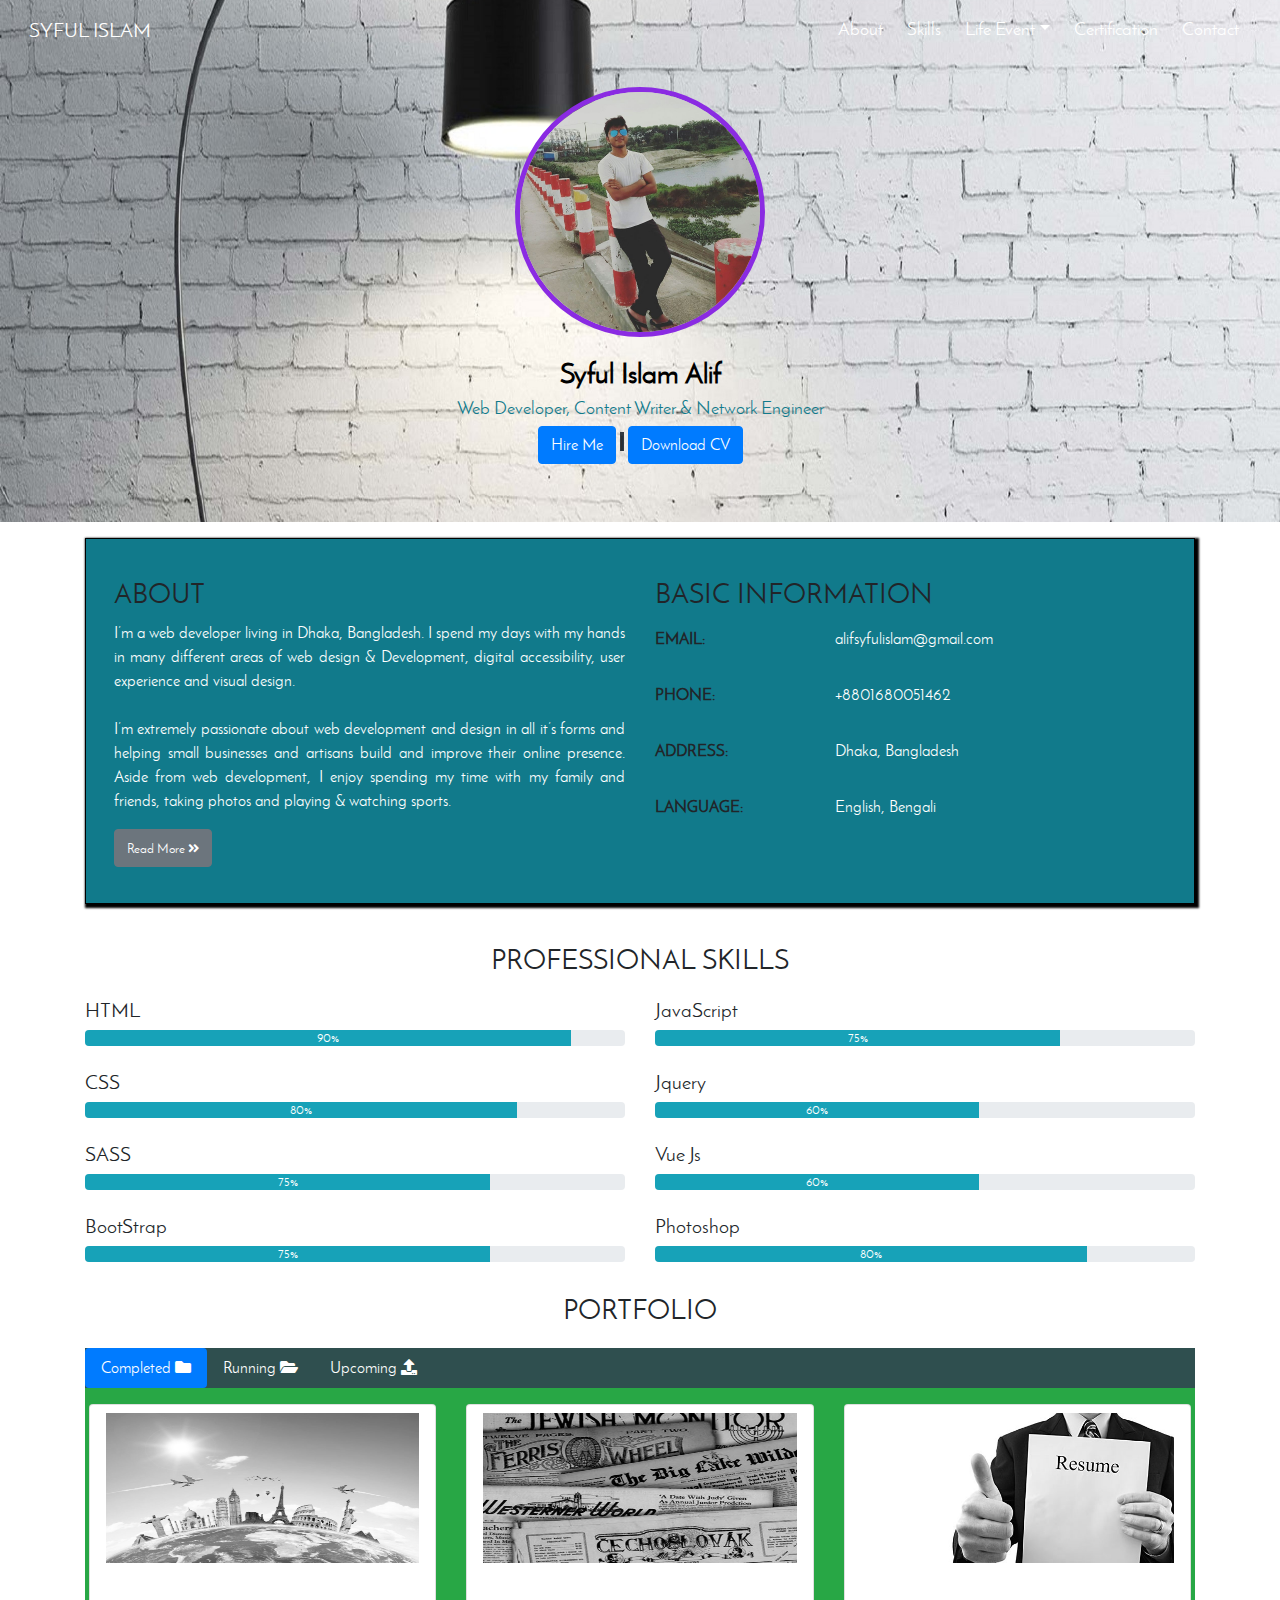
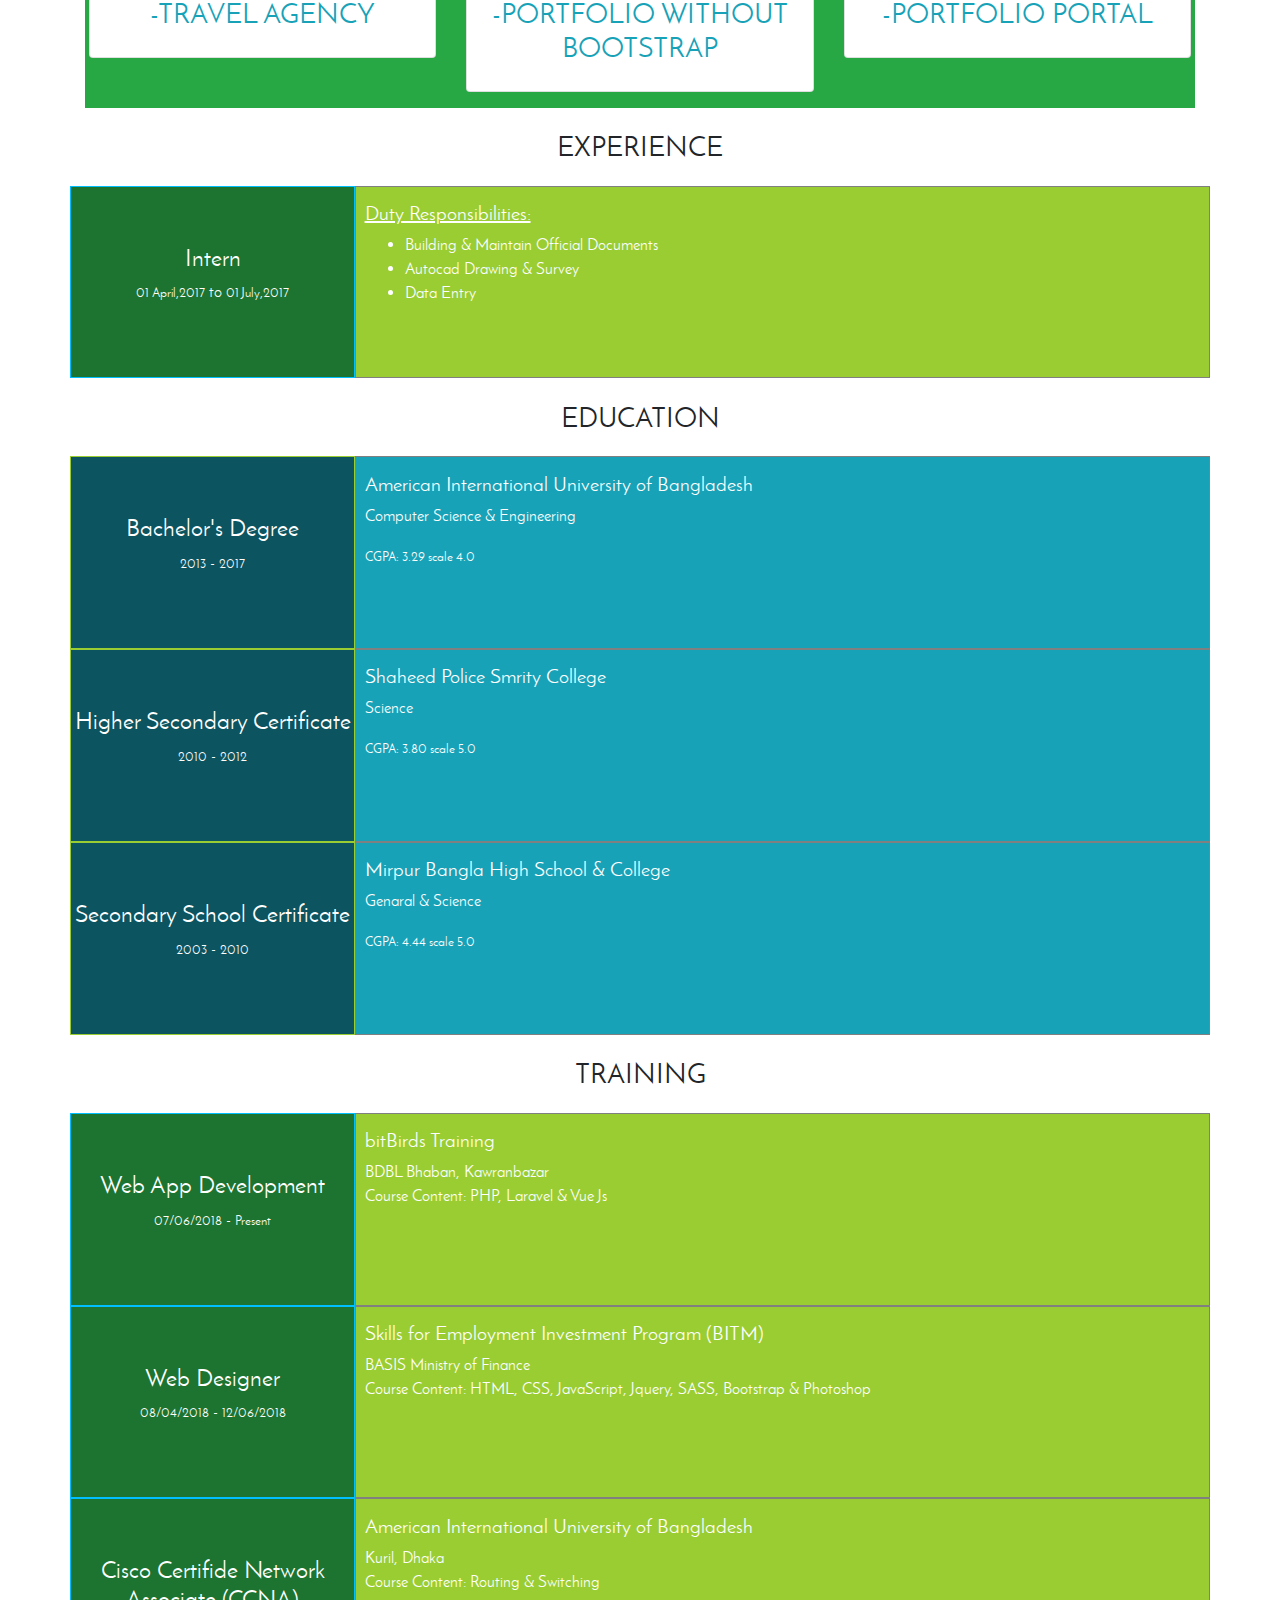
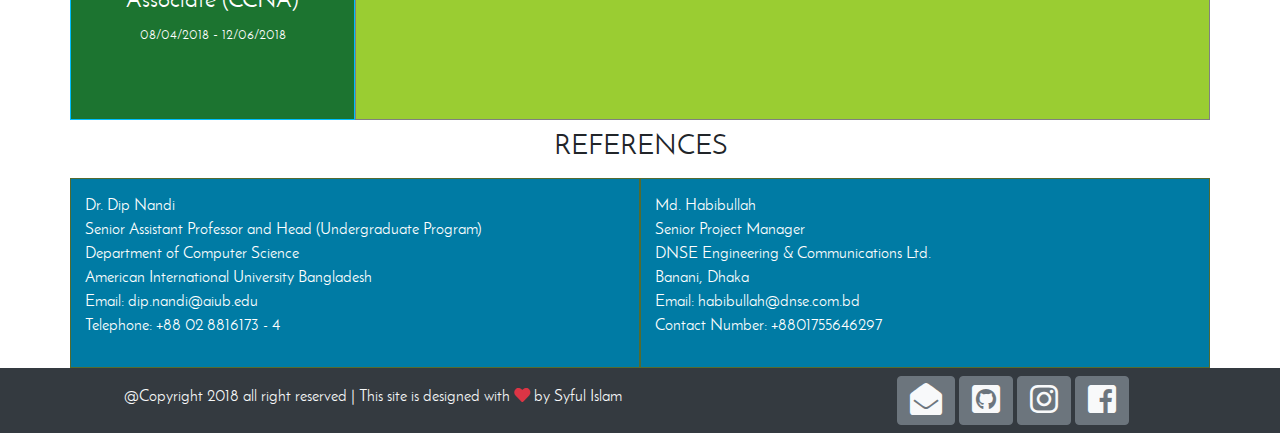
<file: index.html>
<!DOCTYPE html>
<html lang="en-US">
<head>
    <meta charset="UTF-8">
    <meta http-equiv="X-UA-Compatible" content="IE=edge">
    <meta name="viewport" content="width=device-width, initial-scale=1">
    <title>Syful Islam</title>
    <link rel="shortcut icon" type="image/x-icon" href="images/founder902_n.jpg" class="top_style">
    <link rel="stylesheet" href="css/bootstrap.css">
    <link rel="stylesheet" href="css/fontawesome-all.css">
    <link rel="stylesheet" href="OwlCarousel2-2.3.4/dist/assets/owl.carousel.css"/>
    <link rel="stylesheet" href="OwlCarousel2-2.3.4/dist/assets/owl.theme.default.min.css"/>
    <link rel="stylesheet" href="css/style.css">
</head>
<body>
<header class="bg-pic">
    <div class="container-fluid">
        <div class="row">
            <div class="col-md-12">
                <div class="main-menu">
                    <nav class="navbar navbar-expand-md navbar-dark" id="menuBar">
                        <div class="container-fluid">
                            <a href="index.html" class="navbar-brand">SYFUL ISLAM</a>
                            <button type="button" class="navbar-toggler" data-toggle="collapse" data-target="#myMenu">
                                <span class="navbar-toggler-icon"></span>
                            </button>
                            <div class="collapse navbar-collapse" id="myMenu">
                                <div class="ml-auto">
                                    <ul class="navbar-nav">
                                        <li class="nav-item"><a href="about.html" class="nav-link">About</a></li>
                                        <!--<li class="nav-item"><a href="certi.html" class="nav-link">Certification</a></li>-->
                                        <li class="nav-item"><a href="#skills" class="nav-link">Skills</a></li>
                                        <li class="nav-item dropdown"><a href="" class="nav-link dropdown-toggle" data-toggle="dropdown">Life Event</a>
                                            <ul class="dropdown-menu">
                                                <li><a href="#portfolio" class="dropdown-item">Portfolio</a></li>
                                                <li><a href="#experience" class="dropdown-item">Experience</a></li>
                                                <li><a href="#education" class="dropdown-item">Education</a></li>
                                                <li><a href="#training" class="dropdown-item">Training</a></li>
                                            </ul>
                                        </li>
                                        <li class="nav-item"><a href="certi.html" class="nav-link">Certification</a></li>
                                        <li class="nav-item"><a href="contact.html" class="nav-link">Contact</a></li>
                                    </ul>
                                </div>
                            </div>
                        </div>
                    </nav>
                </div>
            </div>
        </div>
    </div>

    <div class="container">
        <div class="row">
            <div class="col-md-12">
                <div class="text-center">
                    <img src="images/founder902_n.jpg" alt="developer images" class="developer-face">
                    <div class="developer-info">
                        <h3><b>Syful Islam Alif</b></h3>
                        <p>Web Developer, Content Writer & Network Engineer</p>
                        <a class="btn btn-primary" href="contact.html#contact">Hire Me</a>
                        <span class="bg-dark">|</span>
                        <a class="btn btn-primary" href="https://drive.google.com/open?id=1hDFPuUJuliQhBPr-UW9-CVG6pV_1hZen">Download CV</a>
                    </div>
                </div>
            </div>
        </div>
    </div>
</header>

<main>
    <section id="about">
        <div class="container">
            <div class="developer-about">
                <div class="row">
                    <div class="col-md-6 col-sm-12 pb-2">
                        <h3>About</h3>
                        <p>
                            I’m a web developer living in Dhaka, Bangladesh. I spend my days with my hands in many different areas of web design & Development, digital accessibility, user experience and visual design.
                            <br>
                            <br>
                            I’m extremely passionate about web development and design in all it’s forms and helping small businesses and artisans build and improve their online presence. Aside from web development, I enjoy spending my time with my family and friends, taking photos and playing & watching sports.
                        </p>
                        <a href="about.html" class="btn btn-secondary"><small>Read More <i class="fa fa-angle-double-right"></i></small></a>
                    </div>

                    <div class="col-md-6 col-sm-12 pb-2">
                        <h3>Basic Information</h3>
                        <div class="row mt-3">
                            <div class="col-sm-4"><strong class="text-uppercase">Email:</strong></div>
                            <div class="col-sm-8"><p>alifsyfulislam@gmail.com</p></div>
                        </div>
                        <div class="row mt-3">
                            <div class="col-sm-4"><strong class="text-uppercase">Phone:</strong></div>
                            <div class="col-sm-8"><p>+8801680051462</p></div>
                        </div>
                        <div class="row mt-3">
                            <div class="col-sm-4"><strong class="text-uppercase">Address:</strong></div>
                            <div class="col-sm-8"><p>Dhaka, Bangladesh</p></div>
                        </div>
                        <div class="row mt-3">
                            <div class="col-sm-4"><strong class="text-uppercase">Language:</strong></div>
                            <div class="col-sm-8"><p>English, Bengali</p></div>
                        </div>
                    </div>
                </div>
            </div>
        </div>
    </section>


    <section id="skills">
        <div class="container">
            <div class="skills-info">
                <div class="row">
                    <div class="col-md-12">
                        <h3>Professional Skills</h3>
                    </div>
                </div>

                <div class="row">
                    <div class="col-md-6 col-sm-6 col-12 pb-2">
                        <h5>HTML</h5>
                        <div class="progress">
                            <div class="progress-bar bg-info" style="width:90%">90%</div>
                        </div>
                        <br/>
                        <h5>CSS</h5>
                        <div class="progress">
                            <div class="progress-bar bg-info" style="width:80%">80%</div>
                        </div>
                        <br/>
                        <h5>SASS</h5>
                        <div class="progress">
                            <div class="progress-bar bg-info" style="width:75%">75%</div>
                        </div>
                        <br>
                        <h5>BootStrap</h5>
                        <div class="progress">
                            <div class="progress-bar bg-info" style="width:75%">75%</div>
                        </div>
                    </div>

                    <div class="col-md-6 col-sm-6 col-12 pb-2">
                        <h5>JavaScript</h5>
                        <div class="progress">
                            <div class="progress-bar bg-info" style="width:75%">75%</div>
                        </div>
                        <br/>
                        <h5>Jquery</h5>
                        <div class="progress">
                            <div class="progress-bar bg-info" style="width:60%">60%</div>
                        </div>
                        <br>
                        <h5>Vue Js</h5>
                        <div class="progress">
                            <div class="progress-bar bg-info" style="width:60%">60%</div>
                        </div>
                        <br>
                        <h5>Photoshop</h5>
                        <div class="progress">
                            <div class="progress-bar bg-info" style="width:80%">80%</div>
                        </div>
                    </div>
                </div>
            </div>
        </div>
    </section>

    <section id="portfolio">
        <div class="container">
            <div class="portfolio-info">
                <div class="row">
                    <div class="col-md-12">
                        <h3>Portfolio</h3>
                    </div>
                </div>

                <div class="row">
                    <div class="col-md-12">
                        <div class="navPill-css">
                            <ul class="nav nav-pills">
                                <li class="nav-item"><a class="nav-link active" href="#link1" target="_blank" data-toggle="tab">Completed <i class="fa fa-folder"></i></a></li>
                                <li class="nav-item"><a class="nav-link" href="#link2" target="_blank" data-toggle="tab">Running <i class="fa fa-folder-open"></i></a></li>
                                <li class="nav-item"><a class="nav-link" href="#link3" target="_blank" data-toggle="tab">Upcoming <i class="fa fa-upload"></i></a></li>
                            </ul>

                            <div class="tab-content bg-success pl-1 pr-1">
                                <div class="tab-pane active" id="link1">
                                    <div class="row">
                                        <div class="col-xl-4 col-lg-4 col-md-6 col-sm-6 col-12 mt-3 mb-3">
                                            <div class="card text-center">
                                                <a href="https://alifsyfulislam.github.io/le-destino/" class="nav-link"><img src="images/travel.jpg" class="pill-img"></a>
                                                <div class="card-body">
                                                    <h3 class="text-info"> -Travel Agency</h3>
                                                </div>
                                            </div>
                                        </div>

                                        <div class="col-xl-4 col-lg-4 col-md-6 col-sm-6 col-12 mt-3 mb-3">
                                            <div class="card text-center">
                                                <a href="https://alifsyfulislam.github.io/portfolio-with-JS/" class="nav-link"><img src="images/newsportal.jpg" class="pill-img"></a>
                                                <div class="card-body">
                                                    <h3 class="text-info"> -Portfolio without Bootstrap</h3>
                                                </div>
                                            </div>
                                        </div>

                                        <div class="col-xl-4 col-lg-4 col-md-6 col-sm-6 col-12 mt-3 mb-3">
                                            <div class="card text-center">
                                                <a href="https://alifsyfulislam.github.io/AlifPortfolio/index.html" class="nav-link"><img src="images/resume.jpg" class="pill-img"></a>
                                                <div class="card-body">
                                                    <h3 class="text-info"> -Portfolio Portal</h3>
                                                </div>
                                            </div>
                                        </div>
                                    </div>
                                </div>


                                <div class="tab-pane" id="link2">
                                    <div class="row">
                                        <div class="col-xl-4 col-lg-4 col-md-6 col-sm-6 col-12 mt-3 mb-3">
                                            <div class="card text-center">
                                                <a href="" class="nav-link"><img src="images/mobileAid.jpg" class="pill-img"></a>
                                                <div class="card-body">
                                                    <h3 class="text-info"> -Mobile Aid</h3>
                                                </div>
                                            </div>
                                        </div>

                                        <div class="col-xl-4 col-lg-4 col-md-6 col-sm-6 col-12 mt-3 mb-3">
                                            <div class="card text-center">
                                                <a href="" class="nav-link"><img src="images/consultency.jpg" class="pill-img"></a>
                                                <div class="card-body">
                                                    <h3 class="text-info"> -Consultancy Firm</h3>
                                                </div>
                                            </div>
                                        </div>
                                    </div>
                                </div>

                                <div class="tab-pane" id="link3">
                                    <div class="row">
                                        <div class="col-xl-4 col-lg-4 col-md-6 col-sm-6 col-12 mt-3 mb-3">
                                            <div class="card text-center">
                                                <a href="" class="nav-link"><img src="images/mobileAid.jpg" class="pill-img"></a>
                                                <div class="card-body">
                                                    <h3 class="text-info"> -Easy Task</h3>
                                                </div>
                                            </div>
                                        </div>
                                    </div>
                                </div>
                            </div>
                        </div>
                    </div>
                </div>
            </div>
        </div>
    </section>


    <section id="experience">
        <div class="container">
            <div class="experience-info">
                <div class="row">
                    <div class="col-md-12">
                        <h3>Experience</h3>
                    </div>
                </div>

                <div class="row">
                    <div class="col-xl-3 col-lg-3 col-md-4 col-sm-4 col-12 experience-hedaline">
                        <h4>Intern</h4>
                        <p><small>01 April,2017</small> to <small>01 July,2017</small></p>
                    </div>
                    <div class="col-xl-9 col-lg-9 col-md-8 col-sm-8 col-12 experience-details">
                        <h5><u>Duty Responsibilities:</u></h5>
                        <ul>
                            <li>Building & Maintain Official Documents</li>
                            <li>Autocad Drawing & Survey</li>
                            <li>Data Entry</li>
                        </ul>
                    </div>
                </div>
            </div>
        </div>
    </section>

    <section id="education">
        <div class="container">
            <div class="education-info">
                <div class="row">
                    <div class="col-md-12">
                        <h3>Education</h3>
                    </div>
                </div>

                <div class="row">
                    <div class="col-xl-3 col-lg-3 col-md-4 col-sm-4 col-12 education-hedaline">
                        <h4>Bachelor's Degree</h4>
                        <p><small>2013</small> - <small>2017</small></p>
                    </div>
                    <div class="col-xl-9 col-lg-9 col-md-8 col-sm-8 col-12 education-details">
                        <h5>American International University of Bangladesh</h5>
                        <p>Computer Science & Engineering</p>
                        <small>CGPA: 3.29 scale 4.0</small>
                    </div>
                </div>

                <div class="row">
                    <div class="col-xl-3 col-lg-3 col-md-4 col-sm-4 col-12 education-hedaline">
                        <h4>Higher Secondary Certificate</h4>
                        <p><small>2010</small> - <small>2012</small></p>
                    </div>
                    <div class="col-xl-9 col-lg-9 col-md-8 col-sm-8 col-12 education-details">
                        <h5>Shaheed Police Smrity College</h5>
                        <p>Science</p>
                        <small>CGPA: 3.80 scale 5.0</small>
                    </div>
                </div>

                <div class="row">
                    <div class="col-xl-3 col-lg-3 col-md-4 col-sm-4 col-12 education-hedaline">
                        <h4>Secondary School Certificate</h4>
                        <p><small>2003</small> - <small>2010</small></p>
                    </div>
                    <div class="col-xl-9 col-lg-9 col-md-8 col-sm-8 col-12 education-details">
                        <h5>Mirpur Bangla High School & College</h5>
                        <p>Genaral & Science</p>
                        <small>CGPA: 4.44 scale 5.0</small>
                    </div>
                </div>
            </div>
        </div>
    </section>

    <section id="training">
        <div class="container">
            <div class="education-info">
                <div class="row">
                    <div class="col-md-12">
                        <h3>Training</h3>
                    </div>
                </div>

                <div class="row">
                    <div class="col-xl-3 col-lg-3 col-md-4 col-sm-4 col-12 training-hedaline">
                        <h4>Web App Development</h4>
                        <p><small>07/06/2018</small> - <small>Present</small></p>
                    </div>
                    <div class="col-xl-9 col-lg-9 col-md-8 col-sm-8 col-12 training-details">
                        <h5>bitBirds Training</h5>
                        <p class="m-0">BDBL Bhaban, Kawranbazar</p>
                        <p>Course Content: PHP, Laravel & Vue Js</p>
                    </div>
                </div>

                <div class="row">
                    <div class="col-xl-3 col-lg-3 col-md-4 col-sm-4 col-12 training-hedaline">
                        <h4>Web Designer</h4>
                        <p><small>08/04/2018</small> - <small>12/06/2018</small></p>
                    </div>
                    <div class="col-xl-9 col-lg-9 col-md-8 col-sm-8 col-12 training-details">
                        <h5>Skills for Employment Investment Program (BITM)</h5>
                        <p class="m-0">BASIS Ministry of Finance</p>
                        <p>Course Content: HTML, CSS, JavaScript, Jquery, SASS, Bootstrap & Photoshop</p>
                    </div>
                </div>

                <div class="row">
                    <div class="col-xl-3 col-lg-3 col-md-4 col-sm-4 col-12 training-hedaline">
                        <h4>Cisco Certifide Network Associate (CCNA)</h4>
                        <p><small>08/04/2018</small> - <small>12/06/2018</small></p>
                    </div>
                    <div class="col-xl-9 col-lg-9 col-md-8 col-sm-8 col-12 training-details">
                        <h5>American International University of Bangladesh</h5>
                        <p class="m-0">Kuril, Dhaka</p>
                        <p>Course Content: Routing & Switching</p>
                    </div>
                </div>
            </div>
        </div>
    </section>

    <section id="references">
        <div class="container">
            <div class="row">
                <div class="col-md-12 text-center pt-2 pb-2">
                    <h3>REFERENCES</h3>
                </div>
            </div>

            <div class="row">
                <div class="col-md-6 references-headaline">
                    <div class="">
                        <p>
                            Dr. Dip Nandi <br>
                            Senior Assistant Professor and Head (Undergraduate Program)<br>
                            Department of Computer Science <br>
                            American International University Bangladesh<br>
                            Email: dip.nandi@aiub.edu <br>
                            Telephone: +88 02 8816173 - 4
                        </p>
                    </div>
                </div>

                <div class="col-md-6 references-headaline">
                    <div class="">
                        <p>
                            Md. Habibullah <br>
                            Senior Project Manager<br>
                            DNSE Engineering & Communications Ltd.<br>
                            Banani, Dhaka<br>
                            Email: habibullah@dnse.com.bd<br>
                            Contact Number: +8801755646297
                        </p>
                    </div>
                </div>
            </div>
        </div>
    </section>
</main>

<footer id="footer">
    <div class="container-fluid">
        <div class="row bg-dark">
            <div class="col-md-7 col-sm-7 col-12 pt-3">
                <p class="text-light text-center">@Copyright 2018 all right reserved <span>|</span> This site is designed with <i class="fa fa-heart text-danger"></i> by Syful Islam</p>
            </div>
            <div class="col-md-5 col-sm-5 col-12 text-info pt-2 pb-2">
                <div class="text-center">

                    <a href="mailto: alifsyfulislam@gmail.com" target="_blank" class="btn btn-secondary text-light"><i class="fa fa-envelope-open fa-2x"></i></a>
                    <a href="https://github.com/alifsyfulislam" target="_blank" class="btn btn-secondary text-light"><i class="fab fa-github-square fa-2x"></i></a>
                    <a href="https://www.instagram.com/aleef007/" target="_blank" class="btn btn-secondary text-light"><i class="fab fa-instagram fa-2x"></i></a>
                    <a href="https://www.facebook.com/alyffffff" target="_blank" class="btn btn-secondary text-light"><i class="fab fa-facebook-square fa-2x"></i></a>

                </div>
            </div>
        </div>
    </div>
</footer>
<script src="js/jquery-3.3.1.js"></script>
<script src="js/bootstrap.js"></script>
<script src="OwlCarousel2-2.3.4/docs/assets/vendors/jquery.min.js"></script>
<script src="OwlCarousel2-2.3.4/dist/owl.carousel.js"></script>
<script src="js/script.js"></script>
</body>
</html>
</file>
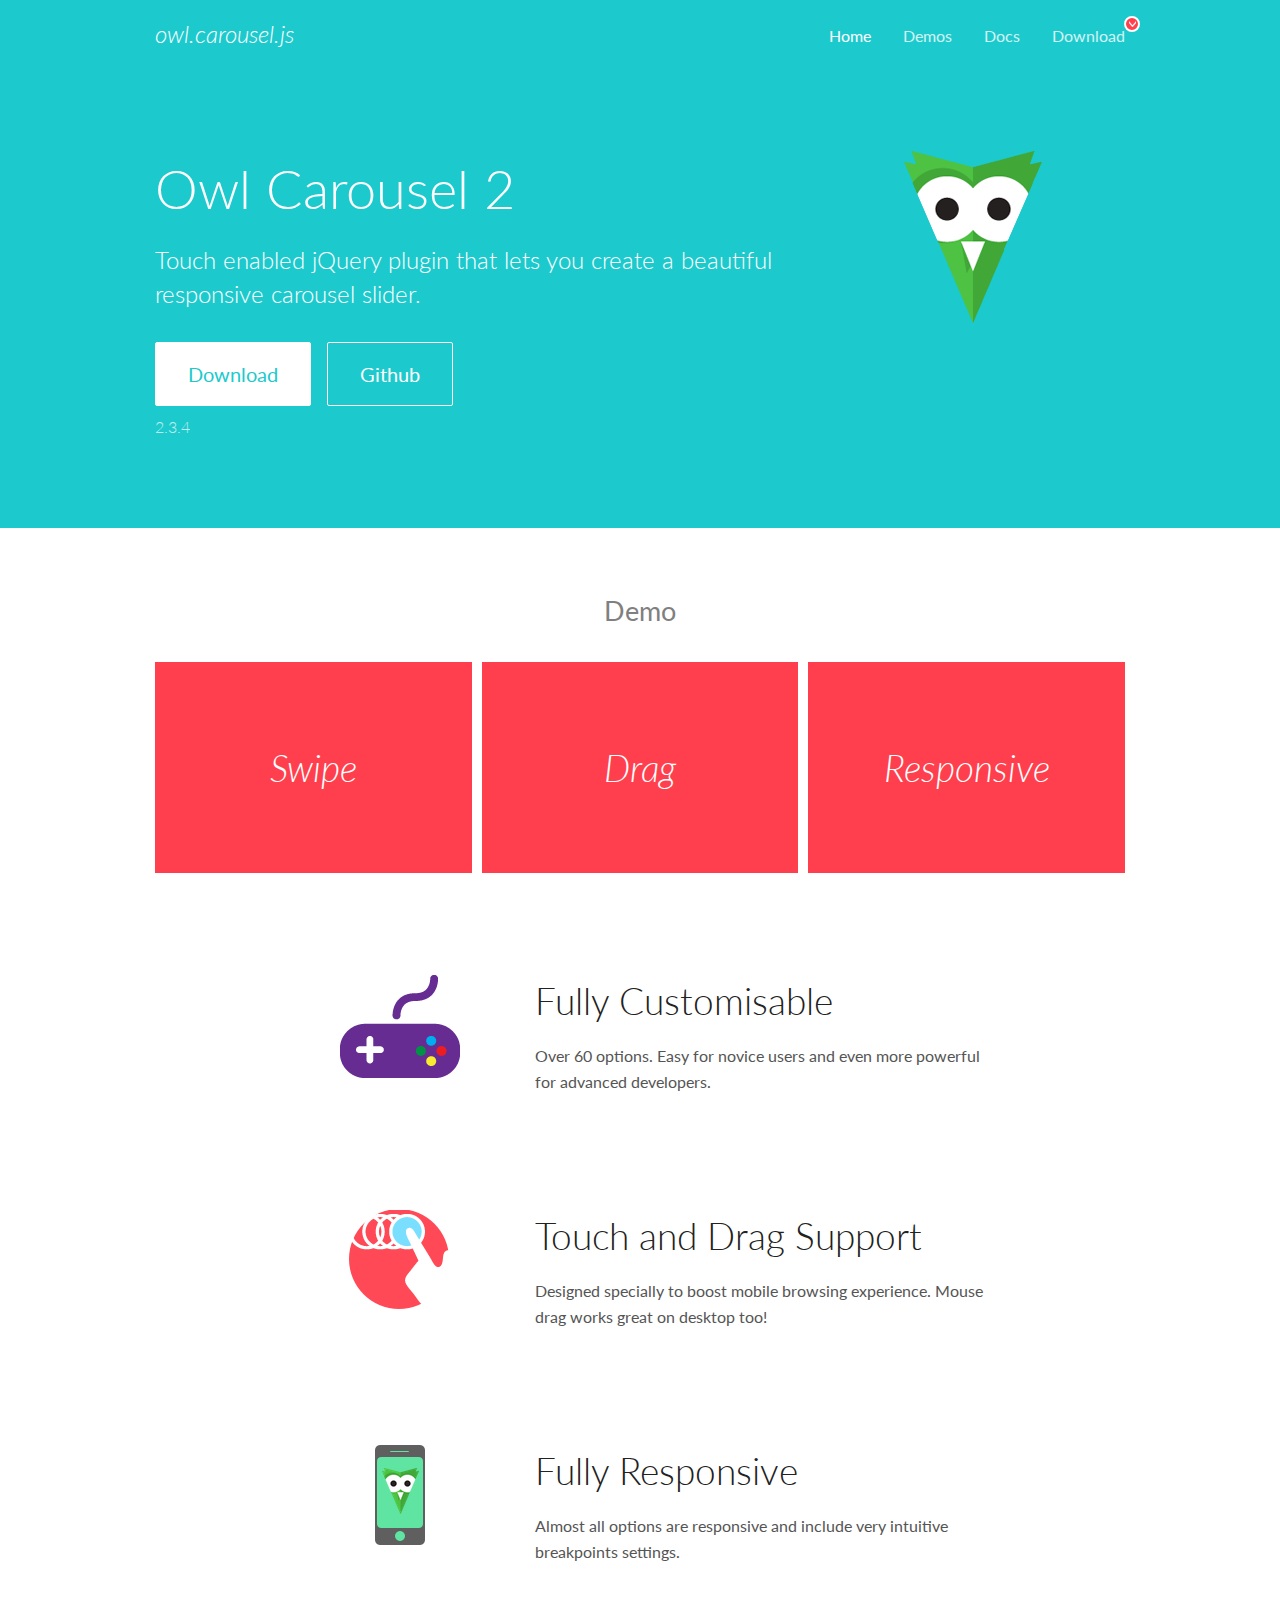
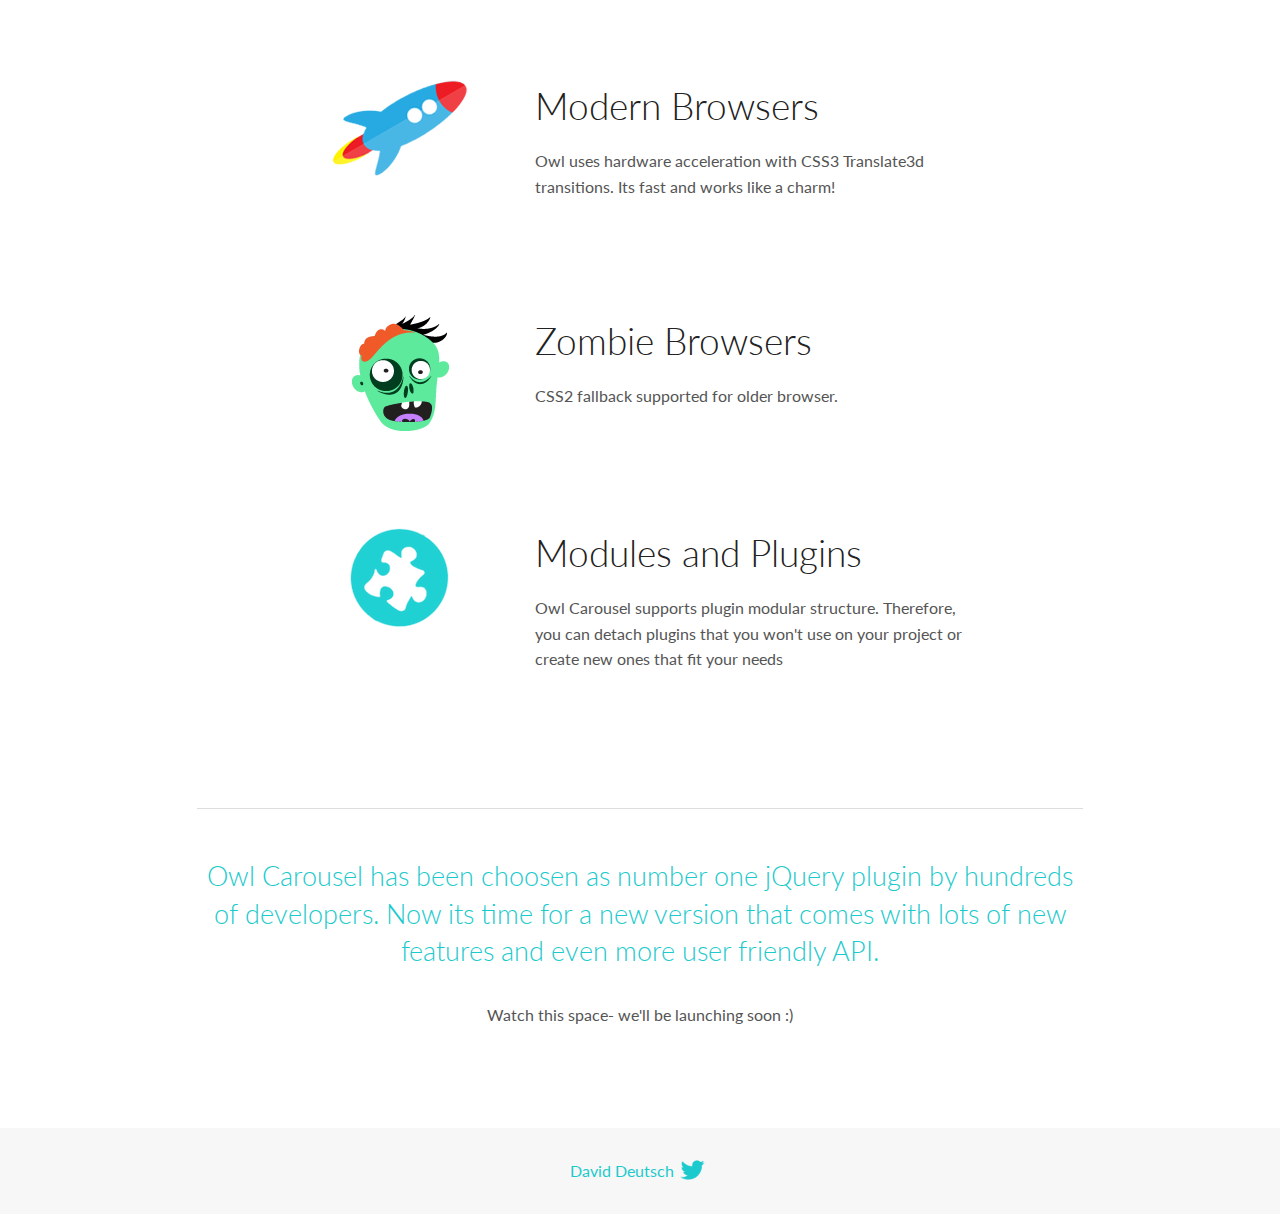
<file: OwlCarousel2-2.3.4/docs/index.html>
<!DOCTYPE html>
<html lang="en">
  <head>

    <!-- head -->
    <meta charset="utf-8">
    <meta name="msapplication-tap-highlight" content="no" />
    <meta name="viewport" content="width=device-width, initial-scale=1.0" />
    <meta name="description" content="Touch enabled jQuery plugin that lets you create beautiful responsive carousel slider.">
    <meta name="author" content="David Deutsch">
    <title>
      Home | Owl Carousel | 2.3.4
    </title>

    <!-- Stylesheets -->
    <link href='https://fonts.googleapis.com/css?family=Lato:300,400,700,400italic,300italic' rel='stylesheet' type='text/css'>
    <link rel="stylesheet" href="assets/css/docs.theme.min.css">

    <!-- Owl Stylesheets -->
    <link rel="stylesheet" href="assets/owlcarousel/assets/owl.carousel.min.css">
    <link rel="stylesheet" href="assets/owlcarousel/assets/owl.theme.default.min.css">

    <!-- HTML5 shim and Respond.js IE8 support of HTML5 elements and media queries -->

    <!--[if lt IE 9]>
      <script src="https://oss.maxcdn.com/libs/html5shiv/3.7.0/html5shiv.js"></script>
      <script src="https://oss.maxcdn.com/libs/respond.js/1.3.0/respond.min.js"></script>
    <![endif]-->

    <!-- Favicons -->
    <link rel="apple-touch-icon-precomposed" sizes="144x144" href="assets/ico/apple-touch-icon-144-precomposed.png">
    <link rel="shortcut icon" href="assets/ico/favicon.png">
    <link rel="shortcut icon" href="favicon.ico">

    <!-- Yeah i know js should not be in header. Its required for demos.-->

    <!-- javascript -->
    <script src="assets/vendors/jquery.min.js"></script>
    <script src="assets/owlcarousel/owl.carousel.js"></script>
  </head>
  <body>

    <!-- header -->
    <header class="header">
      <div class="row">
        <div class="large-12 columns">
          <div class="brand left">
            <h3>
              <a href="/OwlCarousel2/">owl.carousel.js</a> 
            </h3>
          </div>
          <a id="toggle-nav" class="right">
            <span></span> <span></span> <span></span> 
          </a> 
          <div class="nav-bar">
            <ul class="clearfix">
              <li class="active">
                <a href="/OwlCarousel2/index.html">Home</a> 
              </li>
              <li> <a href="/OwlCarousel2/demos/demos.html">Demos</a>  </li>
              <li> <a href="/OwlCarousel2/docs/started-welcome.html">Docs</a>  </li>
              <li>
                <a href="https://github.com/OwlCarousel2/OwlCarousel2/archive/2.3.4.zip">Download</a> 
                <span class="download"></span> 
              </li>
            </ul>
          </div>
        </div>
      </div>
    </header>

    <!-- home panel -->
    <section id="hero">
      <div class="row">
        <div class="large-8 medium-8 columns">
          <h1>Owl Carousel 2</h1>
          <h4>Touch enabled jQuery plugin that lets you create a beautiful responsive carousel slider.</h4>
          <a href="https://github.com/OwlCarousel2/OwlCarousel2/archive/2.3.4.zip" class="hero-button">Download</a> 
          <a href="https://github.com/OwlCarousel2/OwlCarousel2" class="hero-button outline">Github</a> 
          <p>2.3.4</p>
        </div>
        <div class="large-4 medium-4 columns">
          <img class="owl-logo" src="assets/img/owl-logo.png" alt="mr. Owl">
        </div>
      </div>
    </section>

    <!-- body -->
    <div class="home-demo">
      <div class="row">
        <div class="large-12 columns">
          <h3>Demo</h3>
          <div class="owl-carousel">
            <div class="item">
              <h2>Swipe</h2>
            </div>
            <div class="item">
              <h2>Drag</h2>
            </div>
            <div class="item">
              <h2>Responsive</h2>
            </div>
            <div class="item">
              <h2>CSS3</h2>
            </div>
            <div class="item">
              <h2>Fast</h2>
            </div>
            <div class="item">
              <h2>Easy</h2>
            </div>
            <div class="item">
              <h2>Free</h2>
            </div>
            <div class="item">
              <h2>Upgradable</h2>
            </div>
            <div class="item">
              <h2>Tons of options</h2>
            </div>
            <div class="item">
              <h2>Infinity</h2>
            </div>
            <div class="item">
              <h2>Auto Width</h2>
            </div>
          </div>
        </div>
      </div>
    </div>
    <script>
      var owl = $('.owl-carousel');
      owl.owlCarousel({
        margin: 10,
        loop: true,
        responsive: {
          0: {
            items: 1
          },
          600: {
            items: 2
          },
          1000: {
            items: 3
          }
        }
      })
    </script>

    <!-- features -->
    <div id="features">
      <div class="row">
        <div class="small-12 medium-9 small-centered columns">
          <section class="row feature">
            <div class="medium-4 small-12 columns">
              <img src="assets/img/feature-options.png" alt="">
            </div>
            <div class="medium-8 small-12 columns">
              <h2>Fully Customisable</h2>
              <p>Over 60 options. Easy for novice users and even more powerful for advanced developers.</p>
            </div>
          </section>
          <section class="row feature">
            <div class="medium-4 small-12 columns">
              <img src="assets/img/feature-drag.png" alt="">
            </div>
            <div class="medium-8 small-12 columns">
              <h2>Touch and Drag Support</h2>
              <p>Designed specially to boost mobile browsing experience. Mouse drag works great on desktop too!</p>
            </div>
          </section>
          <section class="row feature">
            <div class="medium-4 small-12 columns">
              <img src="assets/img/feature-responsive.png" alt="">
            </div>
            <div class="medium-8 small-12 columns">
              <h2>Fully Responsive</h2>
              <p>Almost all options are responsive and include very intuitive breakpoints settings.</p>
            </div>
          </section>
          <section class="row feature">
            <div class="medium-4 small-12 columns">
              <img src="assets/img/feature-modern.png" alt="">
            </div>
            <div class="medium-8 small-12 columns">
              <h2>Modern Browsers</h2>
              <p>Owl uses hardware acceleration with CSS3 Translate3d transitions. Its fast and works like a charm! </p>
            </div>
          </section>
          <section class="row feature">
            <div class="medium-4 small-12 columns">
              <img src="assets/img/feature-zombie.png" alt="">
            </div>
            <div class="medium-8 small-12 columns">
              <h2>Zombie Browsers</h2>
              <p>CSS2 fallback supported for older browser.</p>
            </div>
          </section>
          <section class="row feature">
            <div class="medium-4 small-12 columns">
              <img src="assets/img/feature-module.png" alt="">
            </div>
            <div class="medium-8 small-12 columns">
              <h2>Modules and Plugins</h2>
              <p>Owl Carousel supports plugin modular structure. Therefore, you can detach plugins that you won&#x27;t use on your project or create new ones that fit your needs</p>
            </div>
          </section>
        </div>
      </div>
    </div>

    <!-- footer -->
    <section id="teaser-text">
      <div class="row">
        <div class="small-12 medium-11 small-centered columns">
          <hr>
          <h3 id="owl-carousel-has-been-choosen-as-number-one-jquery-plugin-by-hundreds-of-developers-now-its-time-for-a-new-version-that-comes-with-lots-of-new-features-and-even-more-user-friendly-api-">Owl Carousel has been choosen as number one jQuery plugin by hundreds of developers. Now its time for a new version that comes with lots of new features and even more user friendly API.</h3>
          <p>Watch this space- we&#39;ll be launching soon :)</p>
        </div>
      </div>
    </section>

    <!-- footer -->
    <footer class="footer">
      <div class="row">
        <div class="large-12 columns">
          <h5>
            <a href="/OwlCarousel2/docs/support-contact.html">David Deutsch</a> 
            <a id="custom-tweet-button" href="https://twitter.com/share?url=https://github.com/OwlCarousel2/OwlCarousel2&text=Owl Carousel - This is so awesome! " target="_blank"></a> 
          </h5>
        </div>
      </div>
    </footer>

    <!-- vendors -->
    <script src="assets/vendors/highlight.js"></script>
    <script src="assets/js/app.js"></script>
  </body>
</html>
</file>
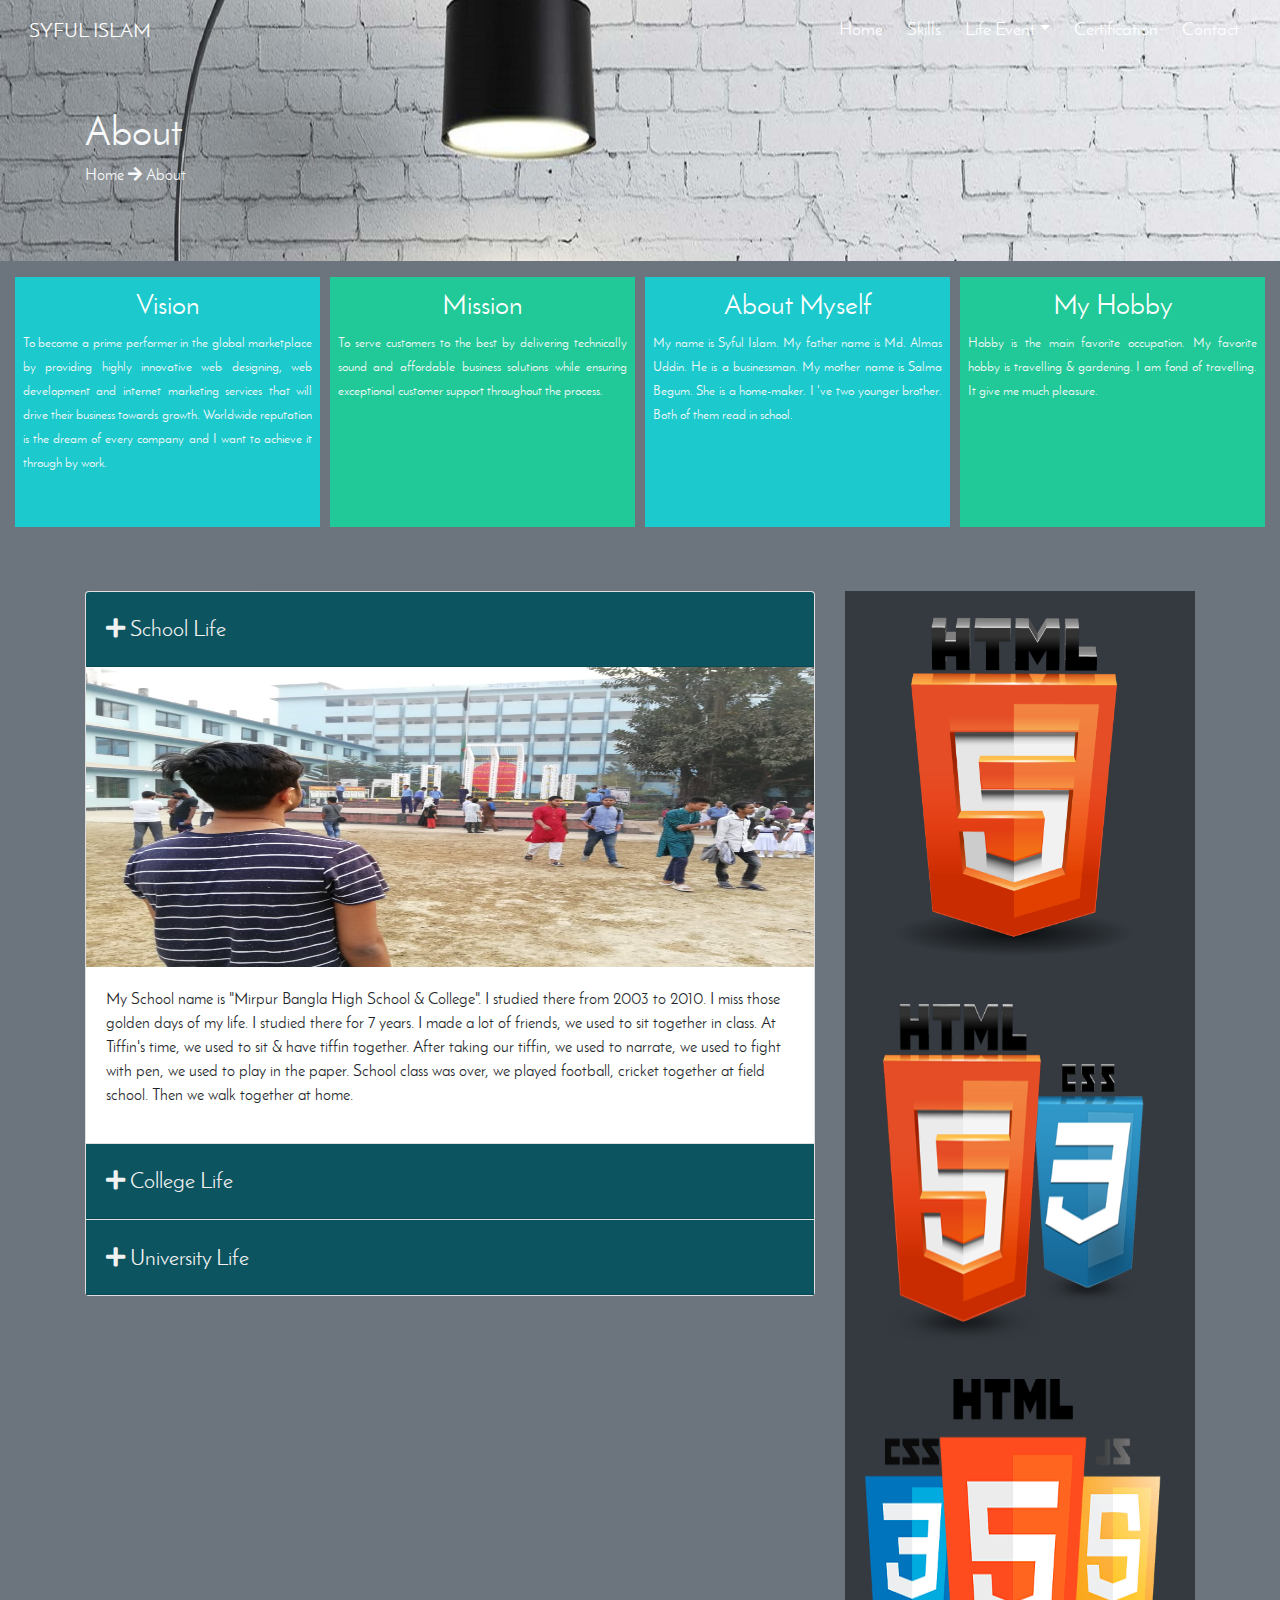
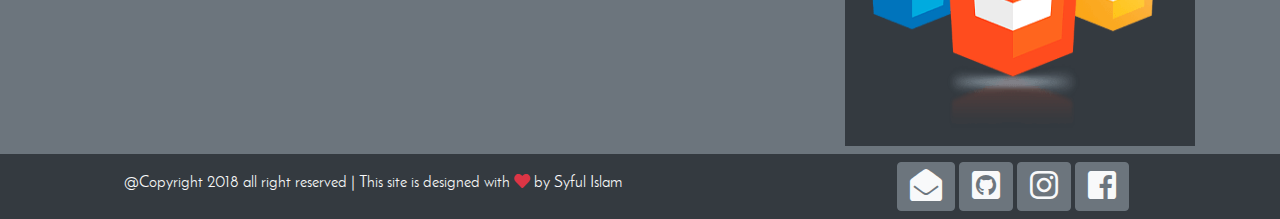
<file: about.html>
<!DOCTYPE html>
<html lang="en-US">
<head>
    <meta charset="UTF-8">
    <meta http-equiv="X-UA-Compatible" content="IE=edge">
    <meta name="viewport" content="width=device-width, initial-scale=1">
    <title>Syful Islam</title>
    <link rel="shortcut icon" type="image/x-icon" href="images/founder902_n.jpg" class="top_style">
    <link rel="stylesheet" href="css/bootstrap.css">
    <link rel="stylesheet" href="css/fontawesome-all.css">
    <link rel="stylesheet" href="OwlCarousel2-2.3.4/dist/assets/owl.carousel.css"/>
    <link rel="stylesheet" href="OwlCarousel2-2.3.4/dist/assets/owl.theme.default.min.css"/>
    <link rel="stylesheet" href="css/style.css">
</head>
<body>
<header class="bg-pic">
    <div class="container-fluid">
        <div class="row">
            <div class="col-md-12">
                <div class="main-menu">
                    <nav class="navbar navbar-expand-md navbar-dark" id="menuBar">
                        <div class="container-fluid">
                            <a href="index.html" class="navbar-brand">SYFUL ISLAM</a>
                            <button type="button" class="navbar-toggler" data-toggle="collapse" data-target="#myMenu">
                                <span class="navbar-toggler-icon"></span>
                            </button>
                            <div class="collapse navbar-collapse" id="myMenu">
                                <div class="ml-auto">
                                    <ul class="navbar-nav">
                                        <li class="nav-item"><a href="index.html" class="nav-link">Home</a></li>
                                        <!--<li class="nav-item"><a href="certi.html" class="nav-link">Certification</a></li>-->
                                        <li class="nav-item"><a href="index.html#skills" class="nav-link">Skills</a></li>
                                        <li class="nav-item dropdown"><a href="" class="nav-link dropdown-toggle" data-toggle="dropdown">Life Event</a>
                                            <ul class="dropdown-menu">
                                                <li><a href="index.html#portfolio" class="dropdown-item">Portfolio</a></li>
                                                <li><a href="index.html#experience" class="dropdown-item">Experience</a></li>
                                                <li><a href="index.html#education" class="dropdown-item">Education</a></li>
                                                <li><a href="index.html#training" class="dropdown-item">Training</a></li>
                                            </ul>
                                        </li>
                                        <li class="nav-item"><a href="certi.html" class="nav-link">Certification</a></li>
                                        <li class="nav-item"><a href="contact.html" class="nav-link">Contact</a></li>
                                    </ul>
                                </div>
                            </div>
                        </div>
                    </nav>
                </div>
            </div>
        </div>
    </div>

    <div class="container">
        <div class="row">
            <div class="col-xl-12 col-lg-12 col-md-12 col-sm-12 col-xs-12">
                <div class="text-light pt-5">
                    <h1>About</h1>
                    <p>Home <i class="fa fa-arrow-right"></i> About</p>
                </div>
            </div>
        </div>
    </div>
</header>

<main>
    <section class="bg-secondary">
        <div class="container-fluid">
            <div class="row">
                <div class="col-md-12 mt-3 mb-3">
                    <div class="owl-carousel owl-theme">
                        <div class="item active">
                            <div class="owl-div" id="owl1">
                                <h3 class="text-center pt-1">Vision</h3>
                                <p class="text-light text-justify">
                                    <small>To become a prime performer in the global marketplace by providing highly innovative web designing, web development and internet marketing services that will drive their business towards growth. Worldwide reputation is the dream of every company and I want to achieve it through by work.</small>
                                </p>
                            </div>
                        </div>
                        <div class="item">
                            <div class="owl-div" id="owl2">
                                <h3 class="text-center pt-1">Mission</h3>
                                <p class="text-light text-justify">
                                    <small>To serve customers to the best by delivering technically sound and affordable business solutions while ensuring exceptional customer support throughout the process.</small>
                                </p>
                            </div>
                        </div>
                        <div class="item">
                            <div class="owl-div" id="owl3">
                                <h3 class="text-center pt-1">About Myself</h3>
                                <p class="text-light text-justify">
                                    <!--<small>To serve customers to the best by delivering technically sound and affordable business solutions while ensuring exceptional customer support throughout the process.</small>-->
                                    <small>My name is Syful Islam. My father name is Md. Almas Uddin. He is a businessman. My mother name is Salma Begum. She is a home-maker. I 've two younger brother. Both of them read in school.</small>
                                </p>
                            </div>
                        </div>
                        <div class="item">
                            <div class="owl-div" id="owl4">
                                <h3 class="text-center pt-1">My Hobby</h3>
                                <p class="text-light text-justify"><small>
                                    Hobby is the main favorite occupation. My favorite hobby is travelling & gardening. I am fond of  travelling. It give me much pleasure.
                                </small></p>
                            </div>
                        </div>
                    </div>
                </div>
            </div>
        </div>
    </section>

    <section>

    </section>

    <section class="bg-secondary pt-5 pb-2">
        <div class="container">
            <div class="row">
                <div class="col-md-8 col-sm-8 col-12">
                    <div class="accordion hid" id="myAcc">
                        <div class="card">
                            <div class="card-header">
                                <a href="#hidden" data-toggle="collapse"><i class="fa fa-plus"></i> School Life</a>
                            </div>
                            <div class="collapse show" id="hidden" data-parent="#myAcc">
                                <div class="card-img-bottom">
                                    <img src="images/school-imag.jpg" class="img-responsive2">
                                </div>
                                <div class="card-body">
                                    <p>My School name is "Mirpur Bangla High School & College". I studied there from 2003 to 2010. I miss those golden days of my life. I studied there for 7 years. I made a lot of friends, we used to sit together in class. At Tiffin's time, we used to sit & have tiffin together. After taking our tiffin, we used to narrate, we used to fight with pen, we used to play in the paper. School class was over, we played football, cricket together at field school. Then we walk together at home. </p>
                                    <!--<p>Lorem ipsum dolor sit amet, consectetur adipisicing elit. Alias consectetur consequatur consequuntur, cupiditate et fugit, impedit iure, libero minus officiis praesentium quasi quia recusandae rerum totam unde vel vero voluptatibus!</p>-->
                                </div>
                            </div>
                        </div>

                        <div class="card">
                            <div class="card-header">
                                <a href="#hidden2" data-toggle="collapse"><i class="fa fa-plus"></i> College Life</a>
                            </div>
                            <div class="collapse" id="hidden2" data-parent="#myAcc">
                                <div class="card-img-top">
                                    <img src="images/college-life.jpg" class="img-responsive2">
                                </div>
                                <div class="card-body">
                                    <p>My College name is "Shaheed Police Smrity School & College". I studied there from 2010 to 2012. I studied there for 2 years. It is situated at Mirpur 14, Dhaka. I was in padma section in science department. We played football, badminton & cricket in our college ground.</p>
                                    <!--<p>Lorem ipsum dolor sit amet, consectetur adipisicing elit. Alias consectetur consequatur consequuntur, cupiditate et fugit, impedit iure, libero minus officiis praesentium quasi quia recusandae rerum totam unde vel vero voluptatibus!</p>-->
                                </div>
                            </div>
                        </div>

                        <div class="card">
                            <div class="card-header">
                                <a href="#hidden3" data-toggle="collapse"><i class="fa fa-plus"></i> University Life</a>
                            </div>
                            <div class="collapse" id="hidden3" data-parent="#myAcc">
                                <div class="card-img-top">
                                    <img src="images/university-img.jpg" class="img-responsive2">
                                </div>
                                <div class="card-body">
                                    My university name is "American International University of Bangladesh". I have recently complete my graduation. My university life starts from 13th january 2013. I made a lot friends there. They are very helpful. I had visited many place with my university friend. I missed them a lot.
                                    <!--<p>Lorem ipsum dolor sit amet, consectetur adipisicing elit. Alias consectetur consequatur consequuntur, cupiditate et fugit, impedit iure, libero minus officiis praesentium quasi quia recusandae rerum totam unde vel vero voluptatibus!</p>-->
                                </div>
                            </div>
                        </div>
                    </div>
                </div>

                <div class="col-md-4 col-sm-4 col-12">
                    <div class="bg-dark">
                        <img src="images/bigfooterleft.jpg" class="wheel">
                        <img src="images/bigfootercenter.jpg" class="wheel">
                        <img src="images/bigfooterright.jpg" class="wheel">
                    </div>
                </div>
            </div>
        </div>
    </section>
</main>

<footer id="footer">
    <div class="container-fluid">
        <div class="row bg-dark">
            <div class="col-md-7 col-sm-7 col-12 pt-3">
                <p class="text-light text-center">@Copyright 2018 all right reserved <span>|</span> This site is designed with <i class="fa fa-heart text-danger"></i> by Syful Islam</p>
            </div>
            <div class="col-md-5 col-sm-5 col-12 text-info pt-2 pb-2">
                <div class="text-center">

                    <a href="mailto: alifsyfulislam@gmail.com" target="_blank" class="btn btn-secondary text-light"><i class="fa fa-envelope-open fa-2x"></i></a>
                    <a href="https://github.com/alifsyfulislam" target="_blank" class="btn btn-secondary text-light"><i class="fab fa-github-square fa-2x"></i></a>
                    <a href="https://www.instagram.com/aleef007/" target="_blank" class="btn btn-secondary text-light"><i class="fab fa-instagram fa-2x"></i></a>
                    <a href="https://www.facebook.com/alyffffff" target="_blank" class="btn btn-secondary text-light"><i class="fab fa-facebook-square fa-2x"></i></a>

                </div>
            </div>
        </div>
    </div>
</footer>
<script src="js/jquery-3.3.1.js"></script>
<script src="js/bootstrap.js"></script>
<script src="OwlCarousel2-2.3.4/docs/assets/vendors/jquery.min.js"></script>
<script src="OwlCarousel2-2.3.4/dist/owl.carousel.js"></script>
<script src="js/script.js"></script>
</body>
</html>
</file>
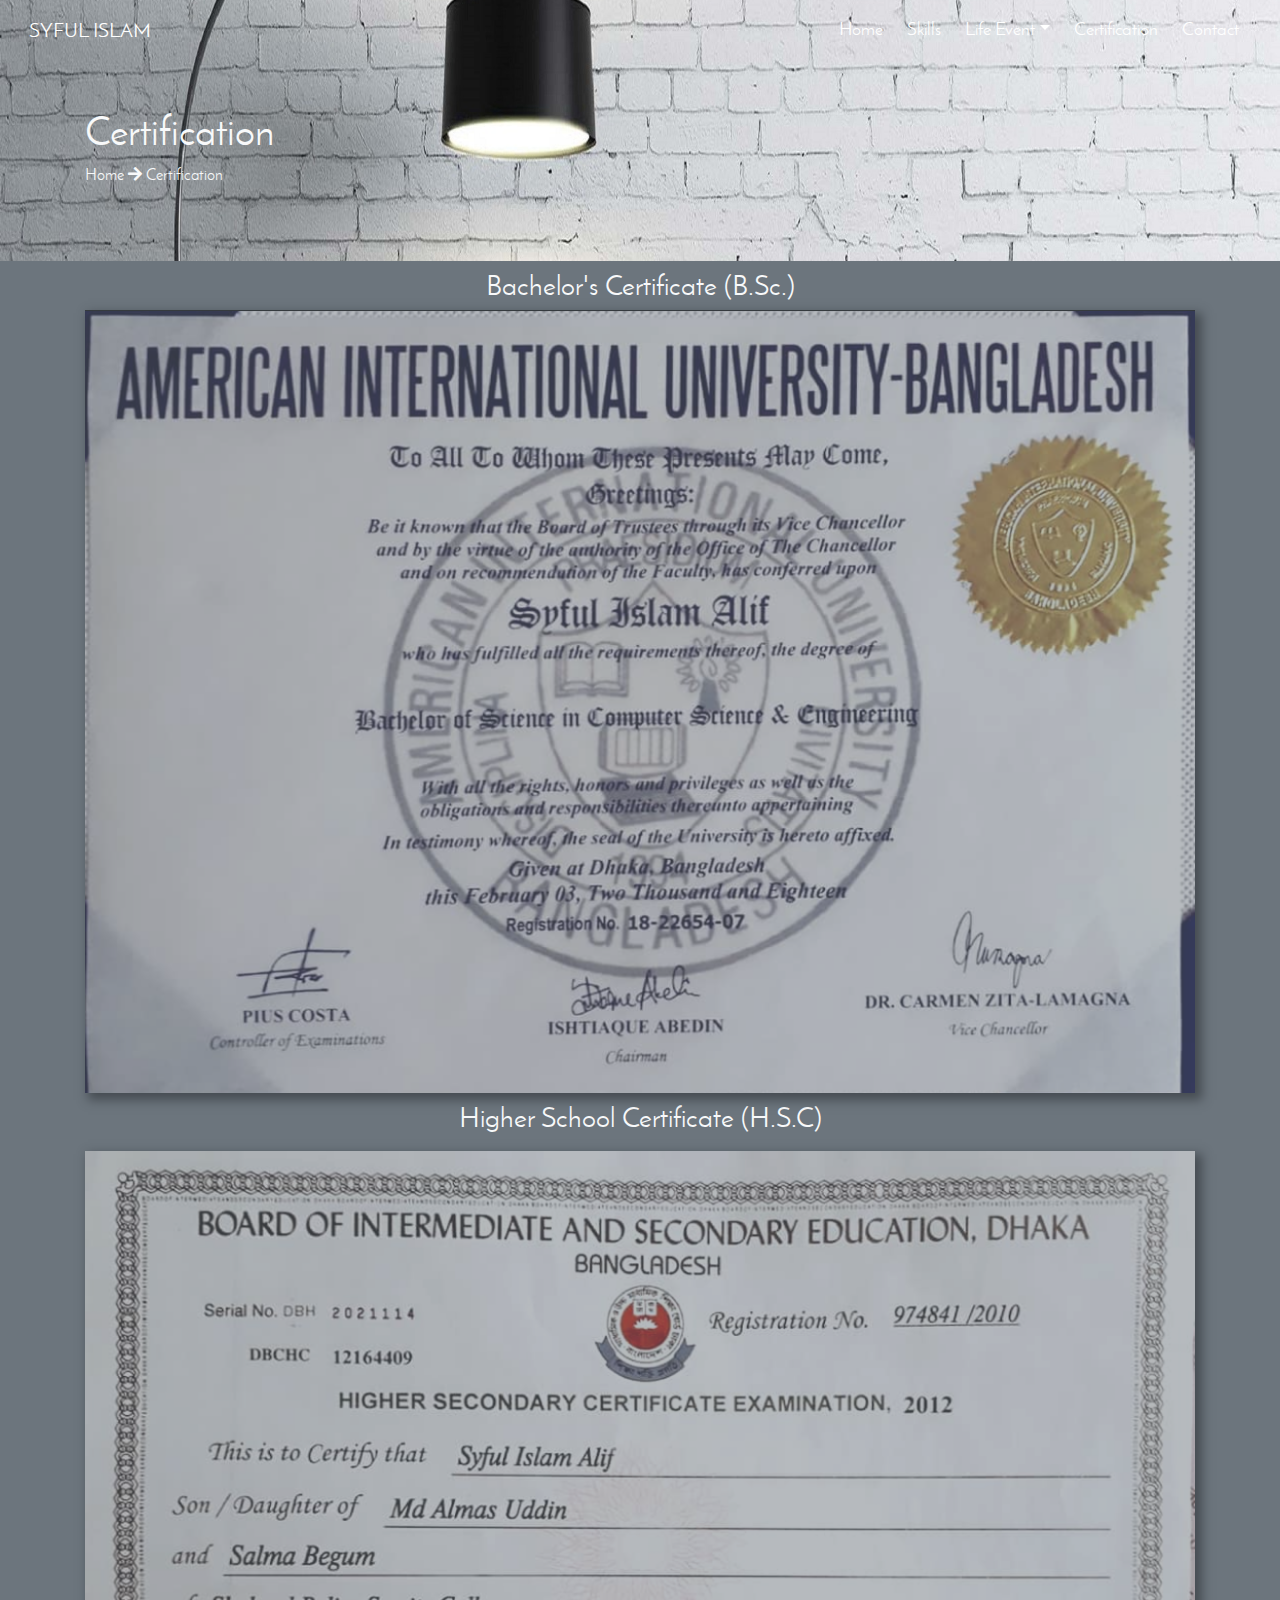
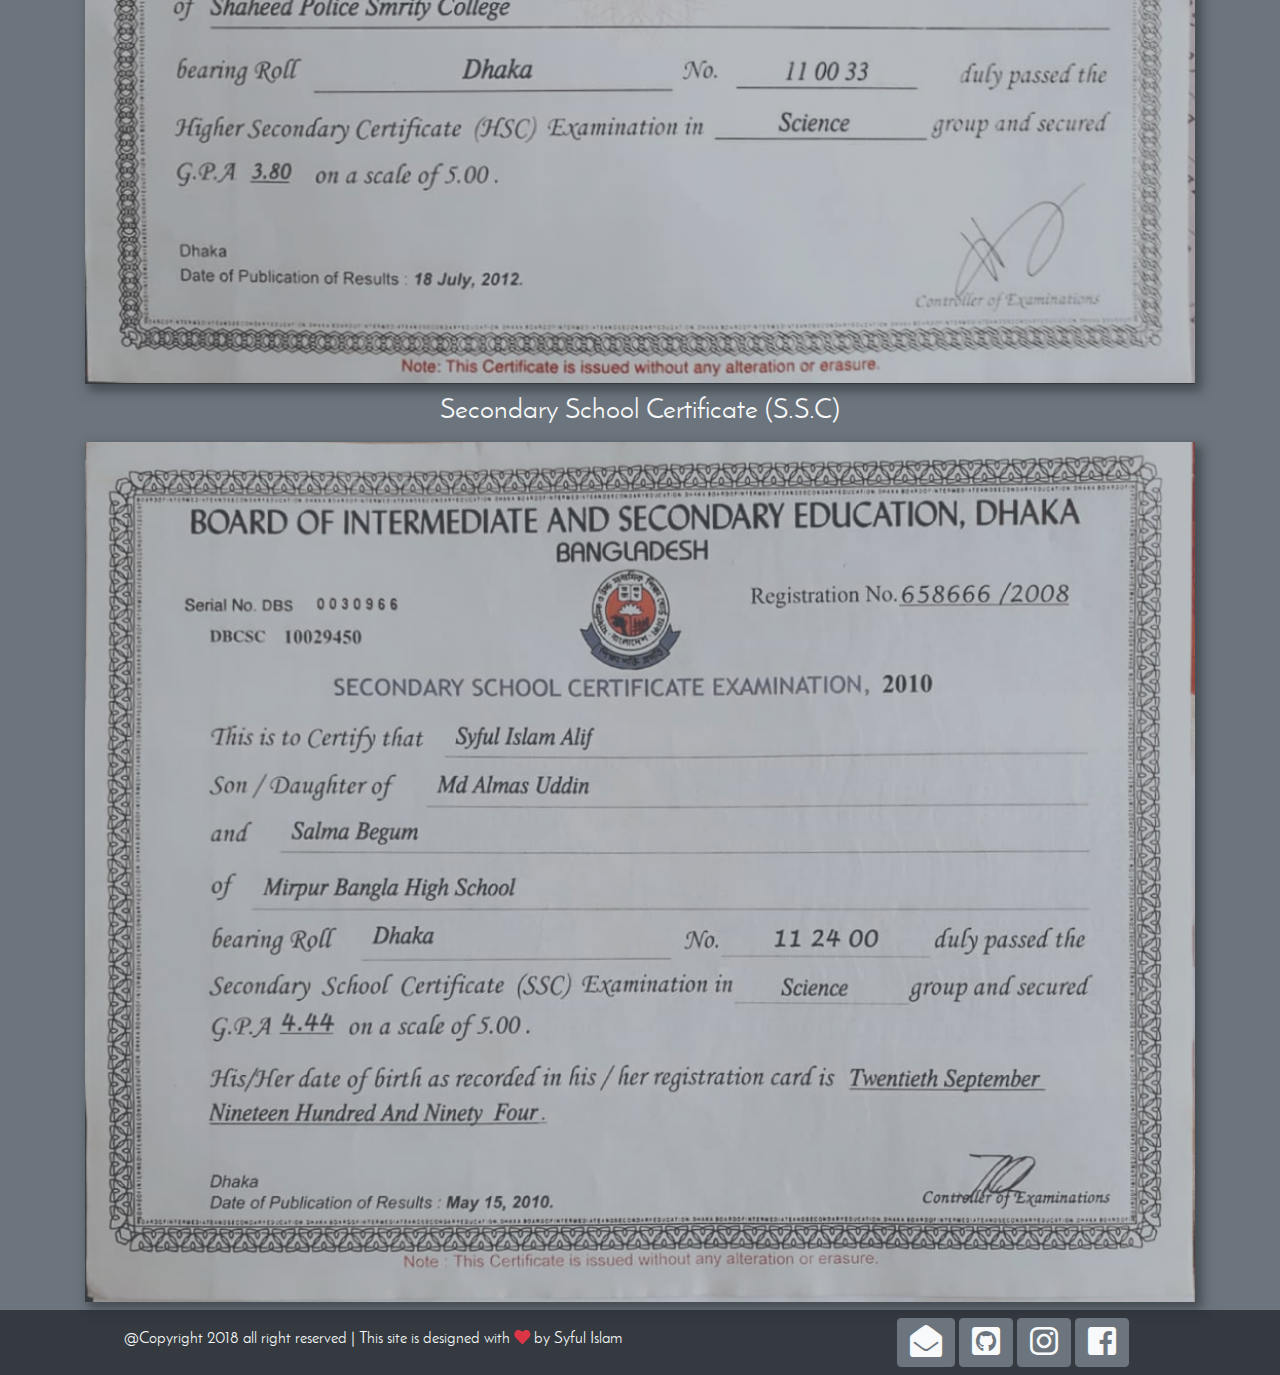
<file: certi.html>
<!DOCTYPE html>
<html lang="en-US">
<head>
    <meta charset="UTF-8">
    <meta http-equiv="X-UA-Compatible" content="IE=edge">
    <meta name="viewport" content="width=device-width, initial-scale=1">
    <title>Syful Islam</title>
    <link rel="shortcut icon" type="image/x-icon" href="images/founder902_n.jpg" class="top_style">
    <link rel="stylesheet" href="css/bootstrap.css">
    <link rel="stylesheet" href="css/fontawesome-all.css">
    <link rel="stylesheet" href="OwlCarousel2-2.3.4/dist/assets/owl.carousel.css"/>
    <link rel="stylesheet" href="OwlCarousel2-2.3.4/dist/assets/owl.theme.default.min.css"/>
    <link rel="stylesheet" href="css/style.css">
</head>
<body>
<header class="bg-pic">
    <div class="container-fluid">
        <div class="row">
            <div class="col-md-12">
                <div class="main-menu">
                    <nav class="navbar navbar-expand-md navbar-dark" id="menuBar">
                        <div class="container-fluid">
                            <a href="index.html" class="navbar-brand">SYFUL ISLAM</a>
                            <button type="button" class="navbar-toggler" data-toggle="collapse" data-target="#myMenu">
                                <span class="navbar-toggler-icon"></span>
                            </button>
                            <div class="collapse navbar-collapse" id="myMenu">
                                <div class="ml-auto">
                                    <ul class="navbar-nav">
                                        <li class="nav-item"><a href="index.html" class="nav-link">Home</a></li>
                                        <!--<li class="nav-item"><a href="certi.html" class="nav-link">Certification</a></li>-->
                                        <li class="nav-item"><a href="index.html#skills" class="nav-link">Skills</a></li>
                                        <li class="nav-item dropdown"><a href="" class="nav-link dropdown-toggle" data-toggle="dropdown">Life Event</a>
                                            <ul class="dropdown-menu">
                                                <li><a href="index.html#portfolio" class="dropdown-item">Portfolio</a></li>
                                                <li><a href="index.html#experience" class="dropdown-item">Experience</a></li>
                                                <li><a href="index.html#education" class="dropdown-item">Education</a></li>
                                                <li><a href="index.html#training" class="dropdown-item">Training</a></li>
                                            </ul>
                                        </li>
                                        <li class="nav-item"><a href="certi.html" class="nav-link">Certification</a></li>
                                        <li class="nav-item"><a href="contact.html" class="nav-link">Contact</a></li>
                                    </ul>
                                </div>
                            </div>
                        </div>
                    </nav>
                </div>
            </div>
        </div>
    </div>

    <div class="container">
        <div class="row">
            <div class="col-xl-12 col-lg-12 col-md-12 col-sm-12 col-xs-12">
                <div class="text-light pt-5">
                    <h1>Certification</h1>
                    <p>Home <i class="fa fa-arrow-right"></i> Certification</p>
                </div>
            </div>
        </div>
    </div>
</header>

<main class="bg-secondary pt-2 pb-2">
    <div class="container">
        <div class="row">
            <div class="col-md-12 col-sm-12 col-12">
                <div>
                    <div class="text-center text-light">
                        <h3>Bachelor's Certificate (B.Sc.)</h3>
                    </div>
                    <img src="images/20180707_144224.png" alt="uni-certi" class="img-responsive blur"/>
                    <br>
                    <div class="text-center text-light pt-2 pb-2">
                        <h3>Higher School Certificate (H.S.C)</h3>
                    </div>
                    <img src="images/20180707_145442.png" alt="uni-certi" class="img-responsive blur"/>
                    <br>
                    <div class="text-center text-light pt-2 pb-2">
                        <h3>Secondary School Certificate (S.S.C)</h3>
                    </div>
                    <img src="images/20180707_144949.png" alt="uni-certi" class="img-responsive blur"/>
                </div>
            </div>
        </div>
    </div>
</main>

<footer id="footer">
    <div class="container-fluid">
        <div class="row bg-dark">
            <div class="col-md-7 col-sm-7 col-12 pt-3">
                <p class="text-light text-center">@Copyright 2018 all right reserved <span>|</span> This site is designed with <i class="fa fa-heart text-danger"></i> by Syful Islam</p>
            </div>
            <div class="col-md-5 col-sm-5 col-12 text-info pt-2 pb-2">
                <div class="text-center">

                    <a href="mailto: alifsyfulislam@gmail.com" target="_blank" class="btn btn-secondary text-light"><i class="fa fa-envelope-open fa-2x"></i></a>
                    <a href="https://github.com/alifsyfulislam" target="_blank" class="btn btn-secondary text-light"><i class="fab fa-github-square fa-2x"></i></a>
                    <a href="https://www.instagram.com/aleef007/" target="_blank" class="btn btn-secondary text-light"><i class="fab fa-instagram fa-2x"></i></a>
                    <a href="https://www.facebook.com/alyffffff" target="_blank" class="btn btn-secondary text-light"><i class="fab fa-facebook-square fa-2x"></i></a>

                </div>
            </div>
        </div>
    </div>
</footer>
<script src="js/jquery-3.3.1.js"></script>
<script src="js/bootstrap.js"></script>
<script src="OwlCarousel2-2.3.4/docs/assets/vendors/jquery.min.js"></script>
<script src="OwlCarousel2-2.3.4/dist/owl.carousel.js"></script>
<script src="js/script.js"></script>
</body>
</html>
</file>
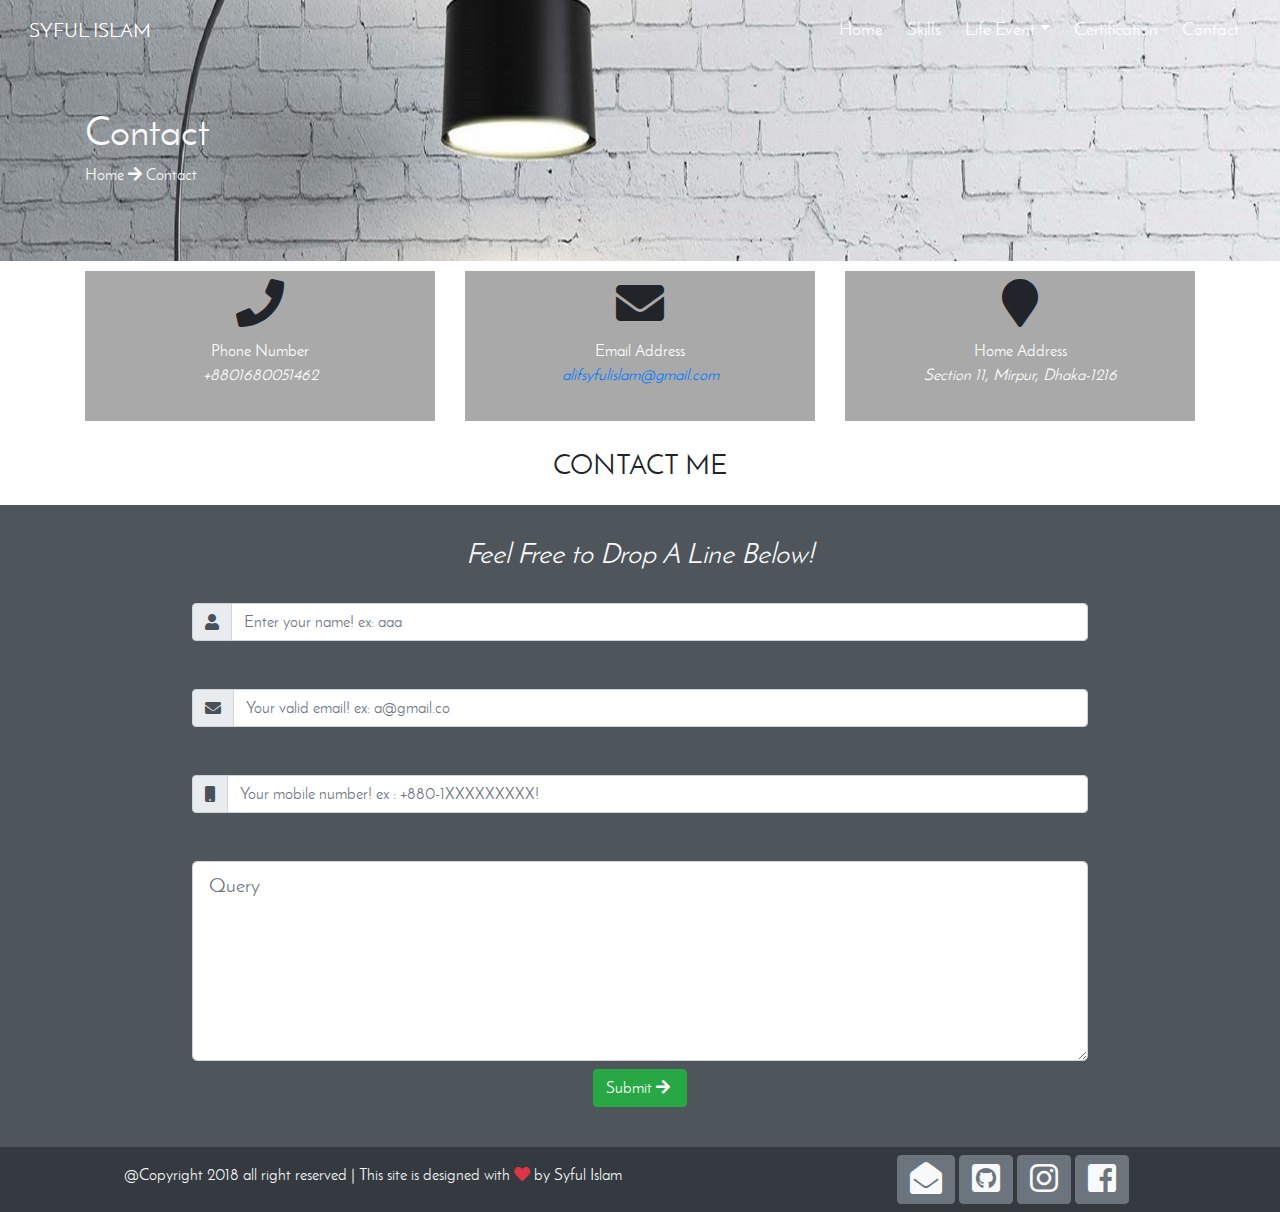
<file: contact.html>
<!DOCTYPE html>
<html lang="en-US">
<head>
    <meta charset="UTF-8">
    <meta http-equiv="X-UA-Compatible" content="IE=edge">
    <meta name="viewport" content="width=device-width, initial-scale=1">
    <title>Syful Islam</title>
    <link rel="shortcut icon" type="image/x-icon" href="images/founder902_n.jpg" class="top_style">
    <link rel="stylesheet" href="css/bootstrap.css">
    <link rel="stylesheet" href="css/fontawesome-all.css">
    <link rel="stylesheet" href="OwlCarousel2-2.3.4/dist/assets/owl.carousel.css"/>
    <link rel="stylesheet" href="OwlCarousel2-2.3.4/dist/assets/owl.theme.default.min.css"/>
    <link rel="stylesheet" href="css/style.css">
</head>
<body>
<header class="bg-pic">
    <div class="container-fluid">
        <div class="row">
            <div class="col-md-12">
                <div class="main-menu">
                    <nav class="navbar navbar-expand-md navbar-dark" id="menuBar">
                        <div class="container-fluid">
                            <a href="index.html" class="navbar-brand">SYFUL ISLAM</a>
                            <button type="button" class="navbar-toggler" data-toggle="collapse" data-target="#myMenu">
                                <span class="navbar-toggler-icon"></span>
                            </button>
                            <div class="collapse navbar-collapse" id="myMenu">
                                <div class="ml-auto">
                                    <ul class="navbar-nav">
                                        <li class="nav-item"><a href="index.html" class="nav-link">Home</a></li>
                                        <li class="nav-item"><a href="index.html#skills" class="nav-link">Skills</a></li>
                                        <li class="nav-item dropdown"><a href="" class="nav-link dropdown-toggle" data-toggle="dropdown">Life Event</a>
                                            <ul class="dropdown-menu">
                                                <li><a href="index.html#portfolio" class="dropdown-item">Portfolio</a></li>
                                                <li><a href="index.html#experience" class="dropdown-item">Experience</a></li>
                                                <li><a href="index.html#education" class="dropdown-item">Education</a></li>
                                                <li><a href="index.html#training" class="dropdown-item">Training</a></li>
                                            </ul>
                                        </li>
                                        <li class="nav-item"><a href="certi.html" class="nav-link">Certification</a></li>
                                        <li class="nav-item"><a href="contact.html" class="nav-link" target="_blank">Contact</a></li>
                                    </ul>
                                </div>
                            </div>
                        </div>
                    </nav>
                </div>
            </div>
        </div>
    </div>

    <div class="container">
        <div class="row">
            <div class="col-xl-12 col-lg-12 col-md-12 col-sm-12 col-xs-12">
                <div class="text-light pt-5">
                    <h1>Contact</h1>
                    <p>Home <i class="fa fa-arrow-right"></i> Contact</p>
                </div>
            </div>
        </div>
    </div>
</header>

<main>
    <!--<section>-->
        <!--<div class="container">-->
            <!--<div class="row">-->
                <!--<div class="col-xl-12 col-lg-12 col-md-12 col-sm-12 col-xs-12">-->
                    <!--<div class="text-center mt-3 mb-3">-->
                        <!--<iframe src="https://www.google.com/maps/embed?pb=!1m18!1m12!1m3!1d3651.902415786054!2d90.39107871456174!3d23.750859034589052!2m3!1f0!2f0!3f0!3m2!1i1024!2i768!4f13.1!3m3!1m2!1s0x3755b8bd535e2469%3A0xd144b1293fb0f720!2sBDBL+Bhaban%2C+12%2C+Kazi+Nazrul+Islam+Ave%2C+Dhaka+1215!5e0!3m2!1sen!2sbd!4v1527710357462" width="800px" height="450" frameborder="0" style="border:0;" allowfullscreen></iframe>-->
                    <!--</div>-->
                <!--</div>-->
            <!--</div>-->
        <!--</div>-->
    <!--</section>-->

    <section>
        <div class="container">
            <div class="row">
                <div class="col-md-4 col-sm-12 col-12">
                    <div class="text-center contact-box">
                        <div>
                            <i class="fa fa-phone fa-3x pt-2 pb-1"></i>
                        </div>
                        <div class="pt-2">
                            <p class="m-0 p-0">Phone Number</p>
                            <p class="m-0 p-0"><i>+8801680051462</i></p>
                        </div>
                    </div>
                </div>

                <div class="col-md-4 col-sm-12 col-12">
                    <div class="text-center contact-box">
                        <div>
                            <i class="fa fa-envelope fa-3x pt-2 pb-1"></i>
                        </div>
                        <div class="pt-2">
                            <p class="m-0 p-0">Email Address</p>
                            <p class="m-0 p-0"><i><a href="mailto: alifsyfulislam@gmail.com">alifsyfulislam@gmail.com</a></i></p>
                        </div>
                    </div>
                </div>

                <div class="col-md-4 col-sm-12 col-12">
                    <div class="text-center contact-box">
                        <div>
                            <i class="fa fa-map-marker fa-3x pt-2 pb-1"></i>
                        </div>
                        <div class="pt-2">
                            <p class="m-0 p-0">Home Address</p>
                            <p class="m-0 p-0"><i>Section 11, Mirpur, Dhaka-1216</i></p>
                        </div>
                    </div>
                </div>
            </div>
        </div>
    </section>


    <section id="contact">
        <div class="container-fluid">
            <div class="row">
                <div class="col-md-12">
                    <h3 class="text-center text-uppercase pt-3 pb-3">Contact Me</h3>
                </div>

                <div class="col-md-12 col-sm-12 col-12 bg-contact">

                    <h3 class="text-light text-center"><em>Feel Free to Drop A Line Below!</em></h3>
                    <br>

                    <form action="" method="post" id="regFrom">
                        <div class="input-group mb-5">
                            <div class="input-group-prepend">
                                <span class="input-group-text" id="nameSpan"><i class="fa fa-user"></i></span>
                            </div>
                            <input type="text" placeholder="Enter your name! ex: aaa" class="form-control" id="name" required="">
                        </div>

                        <div class="input-group mb-5">
                            <div class="input-group-prepend">
                                <span class="input-group-text" id="emailSpan"><i class="fa fa-envelope"></i></span>
                            </div>
                            <input type="email" placeholder="Your valid email! ex: a@gmail.co" id="email" class="form-control" required="">
                        </div>

                        <div class="input-group mb-5">
                            <div class="input-group-prepend">
                                <span class="input-group-text" id="mobileSpan"><i class="fa fa-mobile"></i></span>
                            </div>
                            <input type="text" placeholder="Your mobile number! ex : +880-1XXXXXXXXX!" id="mobile" class="form-control" required="">
                        </div>

                        <div class="mb-2">
                            <textarea placeholder="Query" class="form-control form-control-lg" id="textFileld" required="" style="height: 200px;"></textarea>
                        </div>

                        <div class="text-center">
                            <button type="submit" class="btn btn-success mb-2 pr-3 btn_move">Submit <i class="fa fa-arrow-right"></i></button>
                            <!--<button type="reset" class="btn btn-dark">Reset</button>-->
                        </div>
                    </form>
                </div>
            </div>
        </div>
    </section>
</main>

<footer id="footer">
    <div class="container-fluid">
        <div class="row bg-dark">
            <div class="col-md-7 col-sm-7 col-12 pt-3">
                <p class="text-light text-center">@Copyright 2018 all right reserved <span>|</span> This site is designed with <i class="fa fa-heart text-danger"></i> by Syful Islam</p>
            </div>
            <div class="col-md-5 col-sm-5 col-12 text-info pt-2 pb-2">
                <div class="text-center">

                    <a href="mailto: alifsyfulislam@gmail.com" target="_blank" class="btn btn-secondary text-light"><i class="fa fa-envelope-open fa-2x"></i></a>
                    <a href="https://github.com/alifsyfulislam" target="_blank" class="btn btn-secondary text-light"><i class="fab fa-github-square fa-2x"></i></a>
                    <a href="https://www.instagram.com/aleef007/" target="_blank" class="btn btn-secondary text-light"><i class="fab fa-instagram fa-2x"></i></a>
                    <a href="https://www.facebook.com/alyffffff" target="_blank" class="btn btn-secondary text-light"><i class="fab fa-facebook-square fa-2x"></i></a>

                </div>
            </div>
        </div>
    </div>
</footer>
<script src="js/jquery-3.3.1.js"></script>
<script src="js/bootstrap.js"></script>
<script src="js/script.js"></script>
</body>
</html>
</file>
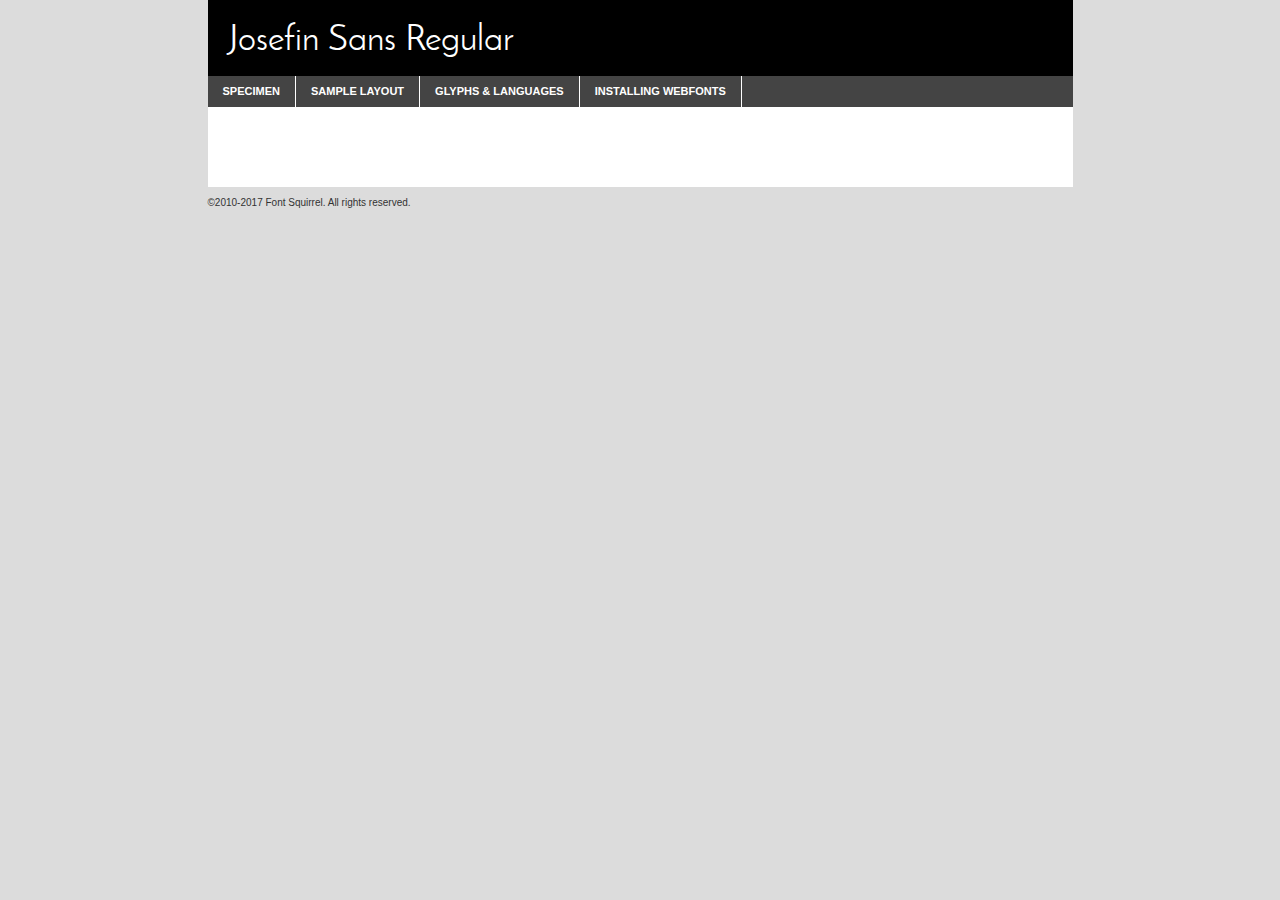
<file: webfontkit-20180701-012526/josefinsans-regular-demo.html>
<!DOCTYPE html PUBLIC "-//W3C//DTD XHTML 1.0 Transitional//EN"
	"http://www.w3.org/TR/xhtml1/DTD/xhtml1-transitional.dtd">

<html xmlns="http://www.w3.org/1999/xhtml" xml:lang="en" lang="en">
<head>
	<meta http-equiv="Content-Type" content="text/html; charset=utf-8" />
	<script src="http://ajax.googleapis.com/ajax/libs/jquery/1.7.2/jquery.min.js" type="text/javascript" charset="utf-8"></script>
	<script type="text/javascript">
	(function($){$.fn.easyTabs=function(option){var param=jQuery.extend({fadeSpeed:"fast",defaultContent:1,activeClass:'active'},option);$(this).each(function(){var thisId="#"+this.id;if(param.defaultContent==''){param.defaultContent=1;}
	if(typeof param.defaultContent=="number")
	{var defaultTab=$(thisId+" .tabs li:eq("+(param.defaultContent-1)+") a").attr('href').substr(1);}else{var defaultTab=param.defaultContent;}
	$(thisId+" .tabs li a").each(function(){var tabToHide=$(this).attr('href').substr(1);$("#"+tabToHide).addClass('easytabs-tab-content');});hideAll();changeContent(defaultTab);function hideAll(){$(thisId+" .easytabs-tab-content").hide();}
	function changeContent(tabId){hideAll();$(thisId+" .tabs li").removeClass(param.activeClass);$(thisId+" .tabs li a[href=#"+tabId+"]").closest('li').addClass(param.activeClass);if(param.fadeSpeed!="none")
	{$(thisId+" #"+tabId).fadeIn(param.fadeSpeed);}else{$(thisId+" #"+tabId).show();}}
	$(thisId+" .tabs li").click(function(){var tabId=$(this).find('a').attr('href').substr(1);changeContent(tabId);return false;});});}})(jQuery);
	</script>
	<link rel="stylesheet" href="specimen_files/specimen_stylesheet.css" type="text/css" charset="utf-8" />
	<link rel="stylesheet" href="stylesheet.css" type="text/css" charset="utf-8" />

	<style type="text/css">
					body{
				font-family: 'josefin_sansregular';
							}
		</style>

	<title>Josefin Sans Regular Specimen</title>
	
	
	<script type="text/javascript" charset="utf-8">
		$(document).ready(function() {
			$('#container').easyTabs({defaultContent:1});
		});
	</script>
</head>

<body>
<div id="container">
	<div id="header">
		Josefin Sans Regular	</div>
	<ul class="tabs">
		<li><a href="#specimen">Specimen</a></li>
		<li><a href="#layout">Sample Layout</a></li>
				<li><a href="#glyphs">Glyphs &amp; Languages</a></li>
		<li><a href="#installing">Installing Webfonts</a></li>
		
	</ul>
	
	<div id="main_content">

		
			<div id="specimen">
		
				<div class="section">
					<div class="grid12 firstcol">
						<div class="huge">AaBb</div>
					</div>
				</div>
		
				<div class="section">
					<div class="glyph_range">A&#x200B;B&#x200b;C&#x200b;D&#x200b;E&#x200b;F&#x200b;G&#x200b;H&#x200b;I&#x200b;J&#x200b;K&#x200b;L&#x200b;M&#x200b;N&#x200b;O&#x200b;P&#x200b;Q&#x200b;R&#x200b;S&#x200b;T&#x200b;U&#x200b;V&#x200b;W&#x200b;X&#x200b;Y&#x200b;Z&#x200b;a&#x200b;b&#x200b;c&#x200b;d&#x200b;e&#x200b;f&#x200b;g&#x200b;h&#x200b;i&#x200b;j&#x200b;k&#x200b;l&#x200b;m&#x200b;n&#x200b;o&#x200b;p&#x200b;q&#x200b;r&#x200b;s&#x200b;t&#x200b;u&#x200b;v&#x200b;w&#x200b;x&#x200b;y&#x200b;z&#x200b;1&#x200b;2&#x200b;3&#x200b;4&#x200b;5&#x200b;6&#x200b;7&#x200b;8&#x200b;9&#x200b;0&#x200b;&amp;&#x200b;.&#x200b;,&#x200b;?&#x200b;!&#x200b;&#64;&#x200b;(&#x200b;)&#x200b;#&#x200b;$&#x200b;%&#x200b;*&#x200b;+&#x200b;-&#x200b;=&#x200b;:&#x200b;;</div>
				</div>
				<div class="section">
					<div class="grid12 firstcol">
						<table class="sample_table">
							<tr><td>10</td><td class="size10">abcdefghijklmnopqrstuvwxyzABCDEFGHIJKLMNOPQRSTUVWXYZ0123456789abcdefghijklmnopqrstuvwxyzABCDEFGHIJKLMNOPQRSTUVWXYZ0123456789abcdefghijklmnopqrstuvwxyzABCDEFGHIJKLMNOPQRSTUVWXYZ</td></tr>
							<tr><td>11</td><td class="size11">abcdefghijklmnopqrstuvwxyzABCDEFGHIJKLMNOPQRSTUVWXYZ0123456789abcdefghijklmnopqrstuvwxyzABCDEFGHIJKLMNOPQRSTUVWXYZ0123456789abcdefghijklmnopqrstuvwxyzABCDEFGHIJKLMNOPQRSTUVWXYZ</td></tr>
							<tr><td>12</td><td class="size12">abcdefghijklmnopqrstuvwxyzABCDEFGHIJKLMNOPQRSTUVWXYZ0123456789abcdefghijklmnopqrstuvwxyzABCDEFGHIJKLMNOPQRSTUVWXYZ0123456789abcdefghijklmnopqrstuvwxyzABCDEFGHIJKLMNOPQRSTUVWXYZ</td></tr>
							<tr><td>13</td><td class="size13">abcdefghijklmnopqrstuvwxyzABCDEFGHIJKLMNOPQRSTUVWXYZ0123456789abcdefghijklmnopqrstuvwxyzABCDEFGHIJKLMNOPQRSTUVWXYZ0123456789abcdefghijklmnopqrstuvwxyzABCDEFGHIJKLMNOPQRSTUVWXYZ</td></tr>
							<tr><td>14</td><td class="size14">abcdefghijklmnopqrstuvwxyzABCDEFGHIJKLMNOPQRSTUVWXYZ0123456789abcdefghijklmnopqrstuvwxyzABCDEFGHIJKLMNOPQRSTUVWXYZ0123456789abcdefghijklmnopqrstuvwxyzABCDEFGHIJKLMNOPQRSTUVWXYZ</td></tr>
							<tr><td>16</td><td class="size16">abcdefghijklmnopqrstuvwxyzABCDEFGHIJKLMNOPQRSTUVWXYZ0123456789abcdefghijklmnopqrstuvwxyzABCDEFGHIJKLMNOPQRSTUVWXYZ</td></tr>
							<tr><td>18</td><td class="size18">abcdefghijklmnopqrstuvwxyzABCDEFGHIJKLMNOPQRSTUVWXYZ0123456789abcdefghijklmnopqrstuvwxyzABCDEFGHIJKLMNOPQRSTUVWXYZ</td></tr>
							<tr><td>20</td><td class="size20">abcdefghijklmnopqrstuvwxyzABCDEFGHIJKLMNOPQRSTUVWXYZ0123456789abcdefghijklmnopqrstuvwxyzABCDEFGHIJKLMNOPQRSTUVWXYZ</td></tr>
							<tr><td>24</td><td class="size24">abcdefghijklmnopqrstuvwxyzABCDEFGHIJKLMNOPQRSTUVWXYZ0123456789abcdefghijklmnopqrstuvwxyzABCDEFGHIJKLMNOPQRSTUVWXYZ</td></tr>
							<tr><td>30</td><td class="size30">abcdefghijklmnopqrstuvwxyzABCDEFGHIJKLMNOPQRSTUVWXYZ0123456789abcdefghijklmnopqrstuvwxyzABCDEFGHIJKLMNOPQRSTUVWXYZ</td></tr>
							<tr><td>36</td><td class="size36">abcdefghijklmnopqrstuvwxyzABCDEFGHIJKLMNOPQRSTUVWXYZ0123456789abcdefghijklmnopqrstuvwxyzABCDEFGHIJKLMNOPQRSTUVWXYZ</td></tr>
							<tr><td>48</td><td class="size48">abcdefghijklmnopqrstuvwxyzABCDEFGHIJKLMNOPQRSTUVWXYZ0123456789abcdefghijklmnopqrstuvwxyzABCDEFGHIJKLMNOPQRSTUVWXYZ</td></tr>
							<tr><td>60</td><td class="size60">abcdefghijklmnopqrstuvwxyzABCDEFGHIJKLMNOPQRSTUVWXYZ0123456789abcdefghijklmnopqrstuvwxyzABCDEFGHIJKLMNOPQRSTUVWXYZ</td></tr>
							<tr><td>72</td><td class="size72">abcdefghijklmnopqrstuvwxyzABCDEFGHIJKLMNOPQRSTUVWXYZ0123456789abcdefghijklmnopqrstuvwxyzABCDEFGHIJKLMNOPQRSTUVWXYZ</td></tr>
							<tr><td>90</td><td class="size90">abcdefghijklmnopqrstuvwxyzABCDEFGHIJKLMNOPQRSTUVWXYZ0123456789abcdefghijklmnopqrstuvwxyzABCDEFGHIJKLMNOPQRSTUVWXYZ</td></tr>
						</table>
				
					</div>
			
				</div>
		
		
		
								<div class="section" id="bodycomparison">


										<div id="xheight">
				<div class="fontbody">&#x25FC;&#x25FC;&#x25FC;&#x25FC;&#x25FC;&#x25FC;&#x25FC;&#x25FC;&#x25FC;&#x25FC;&#x25FC;&#x25FC;&#x25FC;&#x25FC;&#x25FC;&#x25FC;&#x25FC;&#x25FC;&#x25FC;&#x25FC;&#x25FC;&#x25FC;&#x25FC;&#x25FC;&#x25FC;&#x25FC;&#x25FC;&#x25FC;&#x25FC;&#x25FC;&#x25FC;&#x25FC;&#x25FC;&#x25FC;&#x25FC;&#x25FC;&#x25FC;&#x25FC;&#x25FC;&#x25FC;&#x25FC;&#x25FC;&#x25FC;&#x25FC;&#x25FC;&#x25FC;&#x25FC;&#x25FC;&#x25FC;&#x25FC;&#x25FC;&#x25FC;&#x25FC;&#x25FC;&#x25FC;&#x25FC;&#x25FC;&#x25FC;&#x25FC;&#x25FC;&#x25FC;&#x25FC;&#x25FC;&#x25FC;&#x25FC;&#x25FC;&#x25FC;&#x25FC;&#x25FC;&#x25FC;&#x25FC;&#x25FC;&#x25FC;&#x25FC;&#x25FC;&#x25FC;&#x25FC;&#x25FC;&#x25FC;&#x25FC;&#x25FC;&#x25FC;&#x25FC;&#x25FC;&#x25FC;&#x25FC;&#x25FC;&#x25FC;&#x25FC;&#x25FC;&#x25FC;&#x25FC;&#x25FC;&#x25FC;&#x25FC;&#x25FC;&#x25FC;&#x25FC;&#x25FC;body</div><div class="arialbody">body</div><div class="verdanabody">body</div><div class="georgiabody">body</div></div>
										<div class="fontbody" style="z-index:1">
											body<span>Josefin Sans Regular</span>
										</div>
										<div class="arialbody" style="z-index:1">
											body<span>Arial</span>
										</div>
										<div class="verdanabody" style="z-index:1">
											body<span>Verdana</span>
										</div>
										<div class="georgiabody" style="z-index:1">
											body<span>Georgia</span>
										</div>



								</div>
		
		
				<div class="section psample psample_row1" id="">
					
					<div class="grid2 firstcol">
						<p class="size10"><span>10.</span>Aenean lacinia bibendum nulla sed consectetur. Fusce dapibus, tellus ac cursus commodo, tortor mauris condimentum nibh, ut fermentum massa justo sit amet risus. Nullam id dolor id nibh ultricies vehicula ut id elit. Cum sociis natoque penatibus et magnis dis parturient montes, nascetur ridiculus mus. Nulla vitae elit libero, a pharetra augue.</p>
			
					</div>
					<div class="grid3">
						<p class="size11"><span>11.</span>Aenean lacinia bibendum nulla sed consectetur. Fusce dapibus, tellus ac cursus commodo, tortor mauris condimentum nibh, ut fermentum massa justo sit amet risus. Nullam id dolor id nibh ultricies vehicula ut id elit. Cum sociis natoque penatibus et magnis dis parturient montes, nascetur ridiculus mus. Nulla vitae elit libero, a pharetra augue.</p>
			
					</div>
					<div class="grid3">
						<p class="size12"><span>12.</span>Aenean lacinia bibendum nulla sed consectetur. Fusce dapibus, tellus ac cursus commodo, tortor mauris condimentum nibh, ut fermentum massa justo sit amet risus. Nullam id dolor id nibh ultricies vehicula ut id elit. Cum sociis natoque penatibus et magnis dis parturient montes, nascetur ridiculus mus. Nulla vitae elit libero, a pharetra augue.</p>
			
					</div>
					<div class="grid4">
						<p class="size13"><span>13.</span>Aenean lacinia bibendum nulla sed consectetur. Fusce dapibus, tellus ac cursus commodo, tortor mauris condimentum nibh, ut fermentum massa justo sit amet risus. Nullam id dolor id nibh ultricies vehicula ut id elit. Cum sociis natoque penatibus et magnis dis parturient montes, nascetur ridiculus mus. Nulla vitae elit libero, a pharetra augue.</p>
			
					</div>
					<div class="white_blend"></div>
					
				</div>
				<div class="section psample psample_row2" id="">
					<div class="grid3 firstcol">
						<p class="size14"><span>14.</span>Aenean lacinia bibendum nulla sed consectetur. Fusce dapibus, tellus ac cursus commodo, tortor mauris condimentum nibh, ut fermentum massa justo sit amet risus. Nullam id dolor id nibh ultricies vehicula ut id elit. Cum sociis natoque penatibus et magnis dis parturient montes, nascetur ridiculus mus. Nulla vitae elit libero, a pharetra augue.</p>
			
					</div>
					<div class="grid4">
						<p class="size16"><span>16.</span>Aenean lacinia bibendum nulla sed consectetur. Fusce dapibus, tellus ac cursus commodo, tortor mauris condimentum nibh, ut fermentum massa justo sit amet risus. Nullam id dolor id nibh ultricies vehicula ut id elit. Cum sociis natoque penatibus et magnis dis parturient montes, nascetur ridiculus mus. Nulla vitae elit libero, a pharetra augue.</p>
			
					</div>
					<div class="grid5">
						<p class="size18"><span>18.</span>Aenean lacinia bibendum nulla sed consectetur. Fusce dapibus, tellus ac cursus commodo, tortor mauris condimentum nibh, ut fermentum massa justo sit amet risus. Nullam id dolor id nibh ultricies vehicula ut id elit. Cum sociis natoque penatibus et magnis dis parturient montes, nascetur ridiculus mus. Nulla vitae elit libero, a pharetra augue.</p>
			
					</div>

					<div class="white_blend"></div>

				</div>
				
				<div class="section psample psample_row3" id="">
					<div class="grid5 firstcol">
						<p class="size20"><span>20.</span>Aenean lacinia bibendum nulla sed consectetur. Fusce dapibus, tellus ac cursus commodo, tortor mauris condimentum nibh, ut fermentum massa justo sit amet risus. Nullam id dolor id nibh ultricies vehicula ut id elit. Cum sociis natoque penatibus et magnis dis parturient montes, nascetur ridiculus mus. Nulla vitae elit libero, a pharetra augue.</p>
					</div>
					<div class="grid7">
						<p class="size24"><span>24.</span>Aenean lacinia bibendum nulla sed consectetur. Fusce dapibus, tellus ac cursus commodo, tortor mauris condimentum nibh, ut fermentum massa justo sit amet risus. Nullam id dolor id nibh ultricies vehicula ut id elit. Cum sociis natoque penatibus et magnis dis parturient montes, nascetur ridiculus mus. Nulla vitae elit libero, a pharetra augue.</p>
					</div>
					
					<div class="white_blend"></div>
					
				</div>
				
				<div class="section psample psample_row4" id="">
					<div class="grid12 firstcol">
						<p class="size30"><span>30.</span>Aenean lacinia bibendum nulla sed consectetur. Fusce dapibus, tellus ac cursus commodo, tortor mauris condimentum nibh, ut fermentum massa justo sit amet risus. Nullam id dolor id nibh ultricies vehicula ut id elit. Cum sociis natoque penatibus et magnis dis parturient montes, nascetur ridiculus mus. Nulla vitae elit libero, a pharetra augue.</p>
					</div>
					<div class="white_blend"></div>
					
				</div>
				
				
				
				<div class="section psample psample_row1 fullreverse">
					<div class="grid2 firstcol">
						<p class="size10"><span>10.</span>Aenean lacinia bibendum nulla sed consectetur. Fusce dapibus, tellus ac cursus commodo, tortor mauris condimentum nibh, ut fermentum massa justo sit amet risus. Nullam id dolor id nibh ultricies vehicula ut id elit. Cum sociis natoque penatibus et magnis dis parturient montes, nascetur ridiculus mus. Nulla vitae elit libero, a pharetra augue.</p>
			
					</div>
					<div class="grid3">
						<p class="size11"><span>11.</span>Aenean lacinia bibendum nulla sed consectetur. Fusce dapibus, tellus ac cursus commodo, tortor mauris condimentum nibh, ut fermentum massa justo sit amet risus. Nullam id dolor id nibh ultricies vehicula ut id elit. Cum sociis natoque penatibus et magnis dis parturient montes, nascetur ridiculus mus. Nulla vitae elit libero, a pharetra augue.</p>
			
					</div>
					<div class="grid3">
						<p class="size12"><span>12.</span>Aenean lacinia bibendum nulla sed consectetur. Fusce dapibus, tellus ac cursus commodo, tortor mauris condimentum nibh, ut fermentum massa justo sit amet risus. Nullam id dolor id nibh ultricies vehicula ut id elit. Cum sociis natoque penatibus et magnis dis parturient montes, nascetur ridiculus mus. Nulla vitae elit libero, a pharetra augue.</p>
			
					</div>
					<div class="grid4">
						<p class="size13"><span>13.</span>Aenean lacinia bibendum nulla sed consectetur. Fusce dapibus, tellus ac cursus commodo, tortor mauris condimentum nibh, ut fermentum massa justo sit amet risus. Nullam id dolor id nibh ultricies vehicula ut id elit. Cum sociis natoque penatibus et magnis dis parturient montes, nascetur ridiculus mus. Nulla vitae elit libero, a pharetra augue.</p>
			
					</div>
					<div class="black_blend"></div>
					
				</div>
				
				<div class="section psample psample_row2 fullreverse">
					<div class="grid3 firstcol">
						<p class="size14"><span>14.</span>Aenean lacinia bibendum nulla sed consectetur. Fusce dapibus, tellus ac cursus commodo, tortor mauris condimentum nibh, ut fermentum massa justo sit amet risus. Nullam id dolor id nibh ultricies vehicula ut id elit. Cum sociis natoque penatibus et magnis dis parturient montes, nascetur ridiculus mus. Nulla vitae elit libero, a pharetra augue.</p>
			
					</div>
					<div class="grid4">
						<p class="size16"><span>16.</span>Aenean lacinia bibendum nulla sed consectetur. Fusce dapibus, tellus ac cursus commodo, tortor mauris condimentum nibh, ut fermentum massa justo sit amet risus. Nullam id dolor id nibh ultricies vehicula ut id elit. Cum sociis natoque penatibus et magnis dis parturient montes, nascetur ridiculus mus. Nulla vitae elit libero, a pharetra augue.</p>
			
					</div>
					<div class="grid5">
						<p class="size18"><span>18.</span>Aenean lacinia bibendum nulla sed consectetur. Fusce dapibus, tellus ac cursus commodo, tortor mauris condimentum nibh, ut fermentum massa justo sit amet risus. Nullam id dolor id nibh ultricies vehicula ut id elit. Cum sociis natoque penatibus et magnis dis parturient montes, nascetur ridiculus mus. Nulla vitae elit libero, a pharetra augue.</p>
			
					</div>
					<div class="black_blend"></div>

				</div>
				
				<div class="section psample fullreverse psample_row3" id="">
					<div class="grid5 firstcol">
						<p class="size20"><span>20.</span>Aenean lacinia bibendum nulla sed consectetur. Fusce dapibus, tellus ac cursus commodo, tortor mauris condimentum nibh, ut fermentum massa justo sit amet risus. Nullam id dolor id nibh ultricies vehicula ut id elit. Cum sociis natoque penatibus et magnis dis parturient montes, nascetur ridiculus mus. Nulla vitae elit libero, a pharetra augue.</p>
					</div>
					<div class="grid7">
						<p class="size24"><span>24.</span>Aenean lacinia bibendum nulla sed consectetur. Fusce dapibus, tellus ac cursus commodo, tortor mauris condimentum nibh, ut fermentum massa justo sit amet risus. Nullam id dolor id nibh ultricies vehicula ut id elit. Cum sociis natoque penatibus et magnis dis parturient montes, nascetur ridiculus mus. Nulla vitae elit libero, a pharetra augue.</p>
					</div>
					
					<div class="black_blend"></div>
					
				</div>
				
				<div class="section psample fullreverse psample_row4" id="" style="border-bottom: 20px #000 solid;">
					<div class="grid12 firstcol">
						<p class="size30"><span>30.</span>Aenean lacinia bibendum nulla sed consectetur. Fusce dapibus, tellus ac cursus commodo, tortor mauris condimentum nibh, ut fermentum massa justo sit amet risus. Nullam id dolor id nibh ultricies vehicula ut id elit. Cum sociis natoque penatibus et magnis dis parturient montes, nascetur ridiculus mus. Nulla vitae elit libero, a pharetra augue.</p>
					</div>
					<div class="black_blend"></div>
					
				</div>
				
				
				
				
			</div>
			
			<div id="layout">
				
				<div class="section">
					
					<div class="grid12 firstcol">
						<h1>Lorem Ipsum Dolor</h1>
						<h2>Etiam porta sem malesuada magna mollis euismod</h2>
						
						<p class="byline">By <a href="#link">Aenean Lacinia</a></p>
					</div>
				</div>
				<div class="section">
					<div class="grid8 firstcol">
						<p class="large">Donec sed odio dui. Morbi leo risus, porta ac consectetur ac, vestibulum at eros. Fusce dapibus, tellus ac cursus commodo, tortor mauris condimentum nibh, ut fermentum massa justo sit amet risus. </p>

						
						<h3>Pellentesque ornare sem</h3>

						<p>Maecenas sed diam eget risus varius blandit sit amet non magna. Maecenas faucibus mollis interdum. Donec ullamcorper nulla non metus auctor fringilla. Nullam id dolor id nibh ultricies vehicula ut id elit. Nullam id dolor id nibh ultricies vehicula ut id elit. </p>

						<p>Aenean eu leo quam. Pellentesque ornare sem lacinia quam venenatis vestibulum. Lorem ipsum dolor sit amet, consectetur adipiscing elit. Cum sociis natoque penatibus et magnis dis parturient montes, nascetur ridiculus mus. </p>

						<p>Nulla vitae elit libero, a pharetra augue. Praesent commodo cursus magna, vel scelerisque nisl consectetur et. Aenean lacinia bibendum nulla sed consectetur. </p>

						<p>Nullam quis risus eget urna mollis ornare vel eu leo. Nullam quis risus eget urna mollis ornare vel eu leo. Maecenas sed diam eget risus varius blandit sit amet non magna. Donec ullamcorper nulla non metus auctor fringilla. </p>

						<h3>Cras mattis consectetur</h3>

						<p>Aenean eu leo quam. Pellentesque ornare sem lacinia quam venenatis vestibulum. Aenean lacinia bibendum nulla sed consectetur. Integer posuere erat a ante venenatis dapibus posuere velit aliquet. Cras mattis consectetur purus sit amet fermentum. </p>

						<p>Nullam id dolor id nibh ultricies vehicula ut id elit. Nullam quis risus eget urna mollis ornare vel eu leo. Cras mattis consectetur purus sit amet fermentum.</p>
					</div>
					
					<div class="grid4 sidebar">
						
						<div class="box reverse">
							<p class="last">Nullam quis risus eget urna mollis ornare vel eu leo. Donec ullamcorper nulla non metus auctor fringilla. Cras mattis consectetur purus sit amet fermentum. Sed posuere consectetur est at lobortis. Lorem ipsum dolor sit amet, consectetur adipiscing elit. </p>
						</div>
						
						<p class="caption">Maecenas sed diam eget risus varius.</p>

						<p>Vestibulum id ligula porta felis euismod semper. Integer posuere erat a ante venenatis dapibus posuere velit aliquet. Vestibulum id ligula porta felis euismod semper. Sed posuere consectetur est at lobortis. Maecenas sed diam eget risus varius blandit sit amet non magna. Fusce dapibus, tellus ac cursus commodo, tortor mauris condimentum nibh, ut fermentum massa justo sit amet risus. </p>

					

						<p>Duis mollis, est non commodo luctus, nisi erat porttitor ligula, eget lacinia odio sem nec elit. Aenean lacinia bibendum nulla sed consectetur. Vivamus sagittis lacus vel augue laoreet rutrum faucibus dolor auctor. Aenean lacinia bibendum nulla sed consectetur. Nullam quis risus eget urna mollis ornare vel eu leo. </p>

						<p>Praesent commodo cursus magna, vel scelerisque nisl consectetur et. Donec ullamcorper nulla non metus auctor fringilla. Maecenas faucibus mollis interdum. Fusce dapibus, tellus ac cursus commodo, tortor mauris condimentum nibh, ut fermentum massa justo sit amet risus. </p>

					</div>
				</div>
				
			</div>


			



		<div id="glyphs">
			<div class="section">
				<div class="grid12 firstcol">
			
				<h1>Language Support</h1>
				<p>The subset of Josefin Sans Regular in this kit supports the following languages:<br />
			
					Albanian, Basque, Breton, Chamorro, Danish, Dutch, English, Faroese, Finnish, French, Frisian, Galician, German, Icelandic, Italian, Malagasy, Norwegian, Portuguese, Spanish, Alsatian, Aragonese, Arapaho, Arrernte, Asturian, Aymara, Bislama, Cebuano, Corsican, Fijian, French_creole, Genoese, Gilbertese, Greenlandic, Haitian_creole, Hiligaynon, Hmong, Hopi, Ibanag, Iloko_ilokano, Indonesian, Interglossa_glosa, Interlingua, Irish_gaelic, Jerriais, Lojban, Lombard, Luxembourgeois, Manx, Mohawk, Norfolk_pitcairnese, Occitan, Oromo, Pangasinan, Papiamento, Piedmontese, Potawatomi, Rhaeto-romance, Romansh, Rotokas, Sami_lule, Samoan, Sardinian, Scots_gaelic, Seychelles_creole, Shona, Sicilian, Somali, Southern_ndebele, Swahili, Swati_swazi, Tagalog_filipino_pilipino, Tetum, Tok_pisin, Uyghur_latinized, Volapuk, Walloon, Warlpiri, Xhosa, Yapese, Zulu, Latinbasic, Ubasic, Demo				</p>
				<h1>Glyph Chart</h1>
				<p>The subset of Josefin Sans Regular in this kit includes all the glyphs listed below. Unicode entities are included above each glyph to help you insert individual characters into your layout.</p>
				<div id="glyph_chart">
			
																														 <div><p>&amp;#13;</p>&#13;</div>
																				 <div><p>&amp;#32;</p>&#32;</div>
																				 <div><p>&amp;#33;</p>&#33;</div>
																				 <div><p>&amp;#34;</p>&#34;</div>
																				 <div><p>&amp;#35;</p>&#35;</div>
																				 <div><p>&amp;#36;</p>&#36;</div>
																				 <div><p>&amp;#37;</p>&#37;</div>
																				 <div><p>&amp;#38;</p>&#38;</div>
																				 <div><p>&amp;#39;</p>&#39;</div>
																				 <div><p>&amp;#40;</p>&#40;</div>
																				 <div><p>&amp;#41;</p>&#41;</div>
																				 <div><p>&amp;#42;</p>&#42;</div>
																				 <div><p>&amp;#43;</p>&#43;</div>
																				 <div><p>&amp;#44;</p>&#44;</div>
																				 <div><p>&amp;#45;</p>&#45;</div>
																				 <div><p>&amp;#46;</p>&#46;</div>
																				 <div><p>&amp;#47;</p>&#47;</div>
																				 <div><p>&amp;#48;</p>&#48;</div>
																				 <div><p>&amp;#49;</p>&#49;</div>
																				 <div><p>&amp;#50;</p>&#50;</div>
																				 <div><p>&amp;#51;</p>&#51;</div>
																				 <div><p>&amp;#52;</p>&#52;</div>
																				 <div><p>&amp;#53;</p>&#53;</div>
																				 <div><p>&amp;#54;</p>&#54;</div>
																				 <div><p>&amp;#55;</p>&#55;</div>
																				 <div><p>&amp;#56;</p>&#56;</div>
																				 <div><p>&amp;#57;</p>&#57;</div>
																				 <div><p>&amp;#58;</p>&#58;</div>
																				 <div><p>&amp;#59;</p>&#59;</div>
																				 <div><p>&amp;#60;</p>&#60;</div>
																				 <div><p>&amp;#61;</p>&#61;</div>
																				 <div><p>&amp;#62;</p>&#62;</div>
																				 <div><p>&amp;#63;</p>&#63;</div>
																				 <div><p>&amp;#64;</p>&#64;</div>
																				 <div><p>&amp;#65;</p>&#65;</div>
																				 <div><p>&amp;#66;</p>&#66;</div>
																				 <div><p>&amp;#67;</p>&#67;</div>
																				 <div><p>&amp;#68;</p>&#68;</div>
																				 <div><p>&amp;#69;</p>&#69;</div>
																				 <div><p>&amp;#70;</p>&#70;</div>
																				 <div><p>&amp;#71;</p>&#71;</div>
																				 <div><p>&amp;#72;</p>&#72;</div>
																				 <div><p>&amp;#73;</p>&#73;</div>
																				 <div><p>&amp;#74;</p>&#74;</div>
																				 <div><p>&amp;#75;</p>&#75;</div>
																				 <div><p>&amp;#76;</p>&#76;</div>
																				 <div><p>&amp;#77;</p>&#77;</div>
																				 <div><p>&amp;#78;</p>&#78;</div>
																				 <div><p>&amp;#79;</p>&#79;</div>
																				 <div><p>&amp;#80;</p>&#80;</div>
																				 <div><p>&amp;#81;</p>&#81;</div>
																				 <div><p>&amp;#82;</p>&#82;</div>
																				 <div><p>&amp;#83;</p>&#83;</div>
																				 <div><p>&amp;#84;</p>&#84;</div>
																				 <div><p>&amp;#85;</p>&#85;</div>
																				 <div><p>&amp;#86;</p>&#86;</div>
																				 <div><p>&amp;#87;</p>&#87;</div>
																				 <div><p>&amp;#88;</p>&#88;</div>
																				 <div><p>&amp;#89;</p>&#89;</div>
																				 <div><p>&amp;#90;</p>&#90;</div>
																				 <div><p>&amp;#91;</p>&#91;</div>
																				 <div><p>&amp;#92;</p>&#92;</div>
																				 <div><p>&amp;#93;</p>&#93;</div>
																				 <div><p>&amp;#94;</p>&#94;</div>
																				 <div><p>&amp;#95;</p>&#95;</div>
																				 <div><p>&amp;#96;</p>&#96;</div>
																				 <div><p>&amp;#97;</p>&#97;</div>
																				 <div><p>&amp;#98;</p>&#98;</div>
																				 <div><p>&amp;#99;</p>&#99;</div>
																				 <div><p>&amp;#100;</p>&#100;</div>
																				 <div><p>&amp;#101;</p>&#101;</div>
																				 <div><p>&amp;#102;</p>&#102;</div>
																				 <div><p>&amp;#103;</p>&#103;</div>
																				 <div><p>&amp;#104;</p>&#104;</div>
																				 <div><p>&amp;#105;</p>&#105;</div>
																				 <div><p>&amp;#106;</p>&#106;</div>
																				 <div><p>&amp;#107;</p>&#107;</div>
																				 <div><p>&amp;#108;</p>&#108;</div>
																				 <div><p>&amp;#109;</p>&#109;</div>
																				 <div><p>&amp;#110;</p>&#110;</div>
																				 <div><p>&amp;#111;</p>&#111;</div>
																				 <div><p>&amp;#112;</p>&#112;</div>
																				 <div><p>&amp;#113;</p>&#113;</div>
																				 <div><p>&amp;#114;</p>&#114;</div>
																				 <div><p>&amp;#115;</p>&#115;</div>
																				 <div><p>&amp;#116;</p>&#116;</div>
																				 <div><p>&amp;#117;</p>&#117;</div>
																				 <div><p>&amp;#118;</p>&#118;</div>
																				 <div><p>&amp;#119;</p>&#119;</div>
																				 <div><p>&amp;#120;</p>&#120;</div>
																				 <div><p>&amp;#121;</p>&#121;</div>
																				 <div><p>&amp;#122;</p>&#122;</div>
																				 <div><p>&amp;#123;</p>&#123;</div>
																				 <div><p>&amp;#124;</p>&#124;</div>
																				 <div><p>&amp;#125;</p>&#125;</div>
																				 <div><p>&amp;#126;</p>&#126;</div>
																				 <div><p>&amp;#160;</p>&#160;</div>
																				 <div><p>&amp;#161;</p>&#161;</div>
																				 <div><p>&amp;#162;</p>&#162;</div>
																				 <div><p>&amp;#163;</p>&#163;</div>
																				 <div><p>&amp;#164;</p>&#164;</div>
																				 <div><p>&amp;#165;</p>&#165;</div>
																				 <div><p>&amp;#166;</p>&#166;</div>
																				 <div><p>&amp;#167;</p>&#167;</div>
																				 <div><p>&amp;#168;</p>&#168;</div>
																				 <div><p>&amp;#169;</p>&#169;</div>
																				 <div><p>&amp;#170;</p>&#170;</div>
																				 <div><p>&amp;#171;</p>&#171;</div>
																				 <div><p>&amp;#172;</p>&#172;</div>
																				 <div><p>&amp;#173;</p>&#173;</div>
																				 <div><p>&amp;#174;</p>&#174;</div>
																				 <div><p>&amp;#175;</p>&#175;</div>
																				 <div><p>&amp;#176;</p>&#176;</div>
																				 <div><p>&amp;#177;</p>&#177;</div>
																				 <div><p>&amp;#178;</p>&#178;</div>
																				 <div><p>&amp;#179;</p>&#179;</div>
																				 <div><p>&amp;#180;</p>&#180;</div>
																				 <div><p>&amp;#181;</p>&#181;</div>
																				 <div><p>&amp;#182;</p>&#182;</div>
																				 <div><p>&amp;#183;</p>&#183;</div>
																				 <div><p>&amp;#184;</p>&#184;</div>
																				 <div><p>&amp;#185;</p>&#185;</div>
																				 <div><p>&amp;#186;</p>&#186;</div>
																				 <div><p>&amp;#187;</p>&#187;</div>
																				 <div><p>&amp;#188;</p>&#188;</div>
																				 <div><p>&amp;#189;</p>&#189;</div>
																				 <div><p>&amp;#190;</p>&#190;</div>
																				 <div><p>&amp;#191;</p>&#191;</div>
																				 <div><p>&amp;#192;</p>&#192;</div>
																				 <div><p>&amp;#193;</p>&#193;</div>
																				 <div><p>&amp;#194;</p>&#194;</div>
																				 <div><p>&amp;#195;</p>&#195;</div>
																				 <div><p>&amp;#196;</p>&#196;</div>
																				 <div><p>&amp;#197;</p>&#197;</div>
																				 <div><p>&amp;#198;</p>&#198;</div>
																				 <div><p>&amp;#199;</p>&#199;</div>
																				 <div><p>&amp;#200;</p>&#200;</div>
																				 <div><p>&amp;#201;</p>&#201;</div>
																				 <div><p>&amp;#202;</p>&#202;</div>
																				 <div><p>&amp;#203;</p>&#203;</div>
																				 <div><p>&amp;#204;</p>&#204;</div>
																				 <div><p>&amp;#205;</p>&#205;</div>
																				 <div><p>&amp;#206;</p>&#206;</div>
																				 <div><p>&amp;#207;</p>&#207;</div>
																				 <div><p>&amp;#208;</p>&#208;</div>
																				 <div><p>&amp;#209;</p>&#209;</div>
																				 <div><p>&amp;#210;</p>&#210;</div>
																				 <div><p>&amp;#211;</p>&#211;</div>
																				 <div><p>&amp;#212;</p>&#212;</div>
																				 <div><p>&amp;#213;</p>&#213;</div>
																				 <div><p>&amp;#214;</p>&#214;</div>
																				 <div><p>&amp;#215;</p>&#215;</div>
																				 <div><p>&amp;#216;</p>&#216;</div>
																				 <div><p>&amp;#217;</p>&#217;</div>
																				 <div><p>&amp;#218;</p>&#218;</div>
																				 <div><p>&amp;#219;</p>&#219;</div>
																				 <div><p>&amp;#220;</p>&#220;</div>
																				 <div><p>&amp;#221;</p>&#221;</div>
																				 <div><p>&amp;#222;</p>&#222;</div>
																				 <div><p>&amp;#223;</p>&#223;</div>
																				 <div><p>&amp;#224;</p>&#224;</div>
																				 <div><p>&amp;#225;</p>&#225;</div>
																				 <div><p>&amp;#226;</p>&#226;</div>
																				 <div><p>&amp;#227;</p>&#227;</div>
																				 <div><p>&amp;#228;</p>&#228;</div>
																				 <div><p>&amp;#229;</p>&#229;</div>
																				 <div><p>&amp;#230;</p>&#230;</div>
																				 <div><p>&amp;#231;</p>&#231;</div>
																				 <div><p>&amp;#232;</p>&#232;</div>
																				 <div><p>&amp;#233;</p>&#233;</div>
																				 <div><p>&amp;#234;</p>&#234;</div>
																				 <div><p>&amp;#235;</p>&#235;</div>
																				 <div><p>&amp;#236;</p>&#236;</div>
																				 <div><p>&amp;#237;</p>&#237;</div>
																				 <div><p>&amp;#238;</p>&#238;</div>
																				 <div><p>&amp;#239;</p>&#239;</div>
																				 <div><p>&amp;#240;</p>&#240;</div>
																				 <div><p>&amp;#241;</p>&#241;</div>
																				 <div><p>&amp;#242;</p>&#242;</div>
																				 <div><p>&amp;#243;</p>&#243;</div>
																				 <div><p>&amp;#244;</p>&#244;</div>
																				 <div><p>&amp;#245;</p>&#245;</div>
																				 <div><p>&amp;#246;</p>&#246;</div>
																				 <div><p>&amp;#247;</p>&#247;</div>
																				 <div><p>&amp;#248;</p>&#248;</div>
																				 <div><p>&amp;#249;</p>&#249;</div>
																				 <div><p>&amp;#250;</p>&#250;</div>
																				 <div><p>&amp;#251;</p>&#251;</div>
																				 <div><p>&amp;#252;</p>&#252;</div>
																				 <div><p>&amp;#253;</p>&#253;</div>
																				 <div><p>&amp;#254;</p>&#254;</div>
																				 <div><p>&amp;#255;</p>&#255;</div>
																				 <div><p>&amp;#338;</p>&#338;</div>
																				 <div><p>&amp;#339;</p>&#339;</div>
																				 <div><p>&amp;#376;</p>&#376;</div>
																				 <div><p>&amp;#710;</p>&#710;</div>
																				 <div><p>&amp;#732;</p>&#732;</div>
																				 <div><p>&amp;#8192;</p>&#8192;</div>
																				 <div><p>&amp;#8193;</p>&#8193;</div>
																				 <div><p>&amp;#8194;</p>&#8194;</div>
																				 <div><p>&amp;#8195;</p>&#8195;</div>
																				 <div><p>&amp;#8196;</p>&#8196;</div>
																				 <div><p>&amp;#8197;</p>&#8197;</div>
																				 <div><p>&amp;#8198;</p>&#8198;</div>
																				 <div><p>&amp;#8199;</p>&#8199;</div>
																				 <div><p>&amp;#8200;</p>&#8200;</div>
																				 <div><p>&amp;#8201;</p>&#8201;</div>
																				 <div><p>&amp;#8202;</p>&#8202;</div>
																				 <div><p>&amp;#8208;</p>&#8208;</div>
																				 <div><p>&amp;#8209;</p>&#8209;</div>
																				 <div><p>&amp;#8210;</p>&#8210;</div>
																				 <div><p>&amp;#8211;</p>&#8211;</div>
																				 <div><p>&amp;#8212;</p>&#8212;</div>
																				 <div><p>&amp;#8216;</p>&#8216;</div>
																				 <div><p>&amp;#8217;</p>&#8217;</div>
																				 <div><p>&amp;#8218;</p>&#8218;</div>
																				 <div><p>&amp;#8220;</p>&#8220;</div>
																				 <div><p>&amp;#8221;</p>&#8221;</div>
																				 <div><p>&amp;#8222;</p>&#8222;</div>
																				 <div><p>&amp;#8226;</p>&#8226;</div>
																				 <div><p>&amp;#8230;</p>&#8230;</div>
																				 <div><p>&amp;#8239;</p>&#8239;</div>
																				 <div><p>&amp;#8249;</p>&#8249;</div>
																				 <div><p>&amp;#8250;</p>&#8250;</div>
																				 <div><p>&amp;#8287;</p>&#8287;</div>
																				 <div><p>&amp;#8364;</p>&#8364;</div>
																				 <div><p>&amp;#8482;</p>&#8482;</div>
																				 <div><p>&amp;#9724;</p>&#9724;</div>
																				 <div><p>&amp;#64257;</p>&#64257;</div>
																				 <div><p>&amp;#64258;</p>&#64258;</div>
																												</div>	
				</div>
		
		
			</div>
		</div>
		
		
		<div id="specs">
			
		</div>
	
		<div id="installing">
			<div class="section">
				<div class="grid7 firstcol">
					<h1>Installing Webfonts</h1>
					
					<p>Webfonts are supported by all major browser platforms but not all in the same way. There are currently four different font formats that must be included in order to target all browsers. This includes TTF, WOFF, EOT and SVG.</p>
					
					<h2>1. Upload your webfonts</h2>
					<p>You must upload your webfont kit to your website. They should be in or near the same directory as your CSS files.</p>
					
					<h2>2. Include the webfont stylesheet</h2>
					<p>A special CSS @font-face declaration helps the various browsers select the appropriate font it needs without causing you a bunch of headaches. Learn more about this syntax by reading the <a href="https://www.fontspring.com/blog/further-hardening-of-the-bulletproof-syntax">Fontspring blog post</a> about it. The code for it is as follows:</p>


<code>
@font-face{ 
	font-family: 'MyWebFont';
	src: url('WebFont.eot');
	src: url('WebFont.eot?#iefix') format('embedded-opentype'),
	     url('WebFont.woff') format('woff'),
	     url('WebFont.ttf') format('truetype'),
	     url('WebFont.svg#webfont') format('svg');
}
</code>

	<p>We've already gone ahead and generated the code for you. All you have to do is link to the stylesheet in your HTML, like this:</p>
	<code>&lt;link rel=&quot;stylesheet&quot; href=&quot;stylesheet.css&quot; type=&quot;text/css&quot; charset=&quot;utf-8&quot; /&gt;</code>

					<h2>3. Modify your own stylesheet</h2>
					<p>To take advantage of your new fonts, you must tell your stylesheet to use them. Look at the original @font-face declaration above and find the property called "font-family." The name linked there will be what you use to reference the font. Prepend that webfont name to the font stack in the "font-family" property, inside the selector you want to change. For example:</p>
<code>p { font-family: 'WebFont', Arial, sans-serif; }</code>

<h2>4. Test</h2>
<p>Getting webfonts to work cross-browser <em>can</em> be tricky. Use the information in the sidebar to help you if you find that fonts aren't loading in a particular browser.</p>
				</div>
				
				<div class="grid5 sidebar">
					<div class="box">
						<h2>Troubleshooting<br />Font-Face Problems</h2>
						<p>Having trouble getting your webfonts to load in your new website? Here are some tips to sort out what might be the problem.</p>

						<h3>Fonts not showing in any browser</h3>

						<p>This sounds like you need to work on the plumbing. You either did not upload the fonts to the correct directory, or you did not link the fonts properly in the CSS. If you've confirmed that all this is correct and you still have a problem, take a look at your .htaccess file and see if requests are getting intercepted.</p>

						<h3>Fonts not loading in iPhone or iPad</h3>

						<p>The most common problem here is that you are serving the fonts from an IIS server. IIS refuses to serve files that have unknown MIME types. If that is the case, you must set the MIME type for SVG to "image/svg+xml" in the server settings. Follow these instructions from Microsoft if you need help.</p>

						<h3>Fonts not loading in Firefox</h3>

						<p>The primary reason for this failure? You are still using a version Firefox older than 3.5. So upgrade already! If that isn't it, then you are very likely serving fonts from a different domain. Firefox requires that all font assets be served from the same domain. Lastly it is possible that you need to add WOFF to your list of MIME types (if you are serving via IIS.)</p>

						<h3>Fonts not loading in IE</h3>

						<p>Are you looking at Internet Explorer on an actual Windows machine or are you cheating by using a service like Adobe BrowserLab? Many of these screenshot services do not render @font-face for IE. Best to test it on a real machine.</p>

						<h3>Fonts not loading in IE9</h3>

						<p>IE9, like Firefox, requires that fonts be served from the same domain as the website. Make sure that is the case.</p>
					</div>
				</div>
			</div>
			
		</div>
	
	</div>
	<div id="footer">
		<p>&copy;2010-2017 Font Squirrel. All rights reserved.</p>
	</div>
</div>
</body>
</html>
</file>
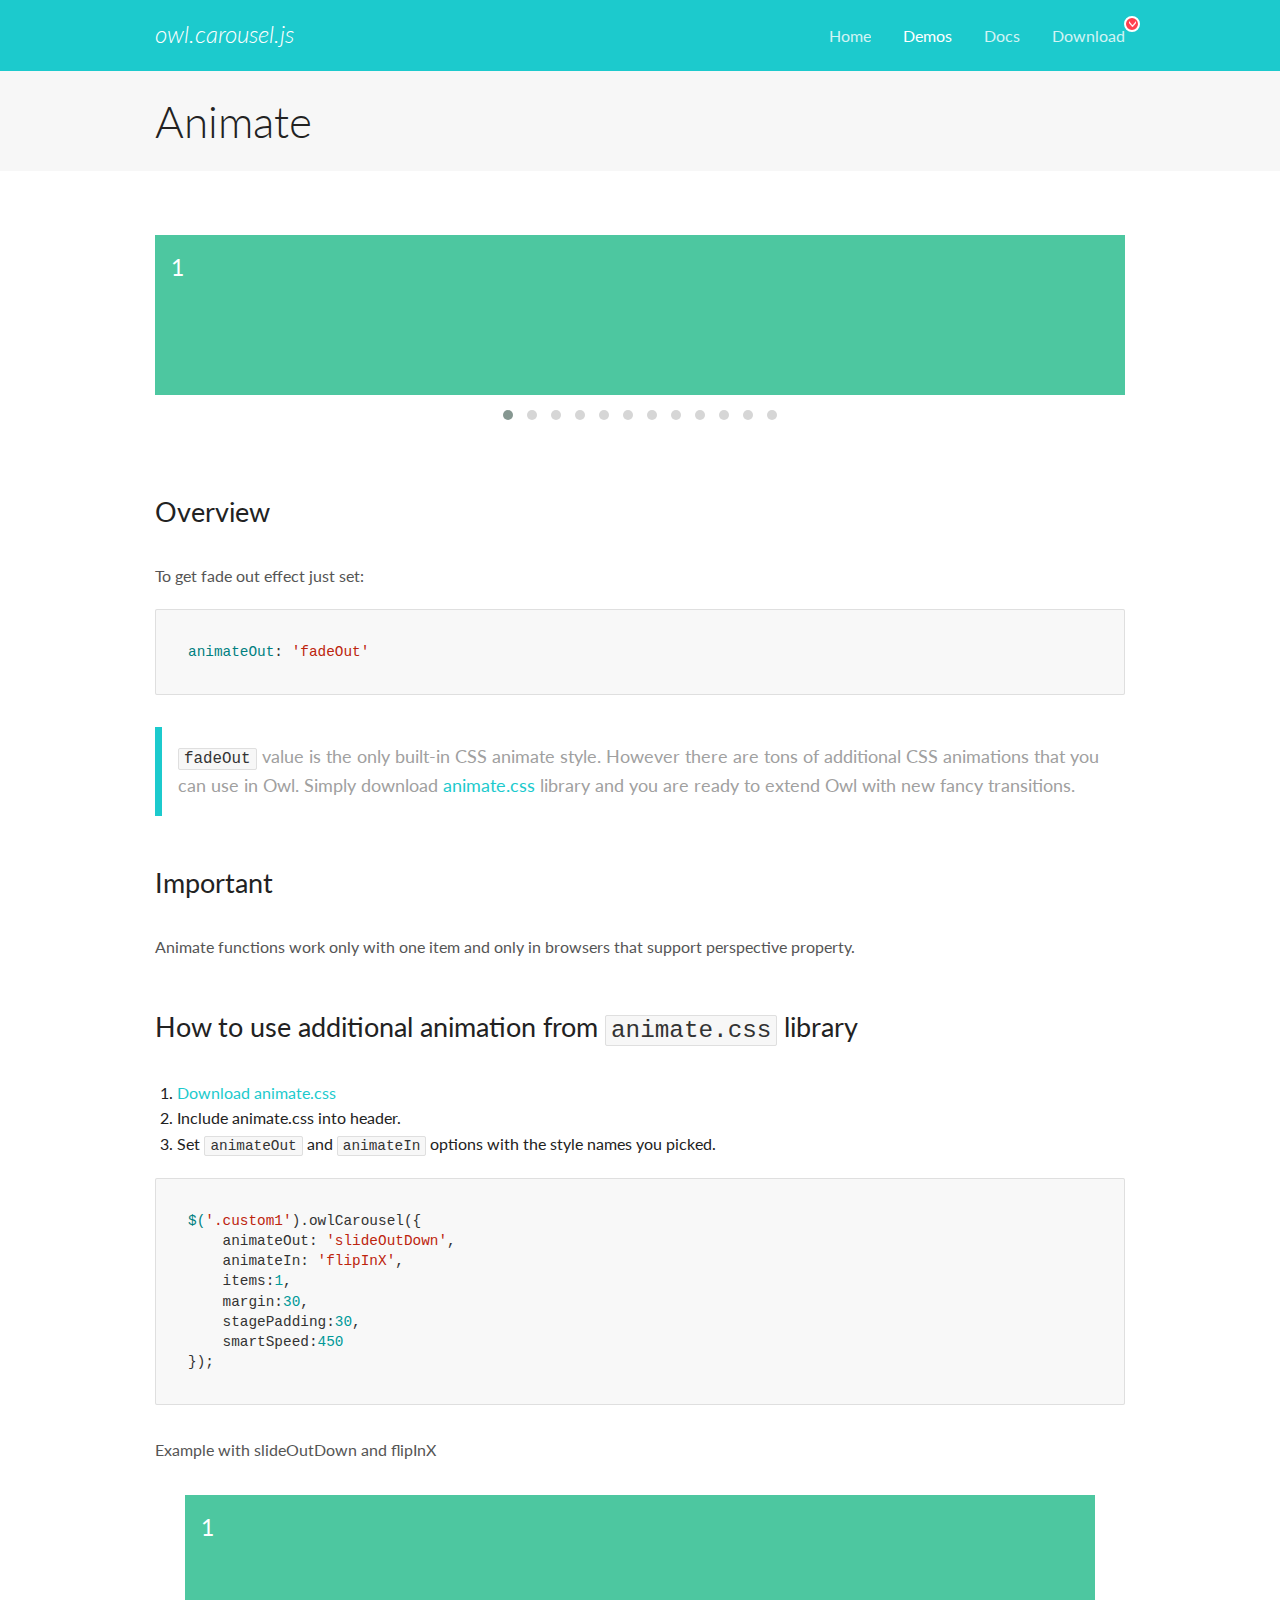
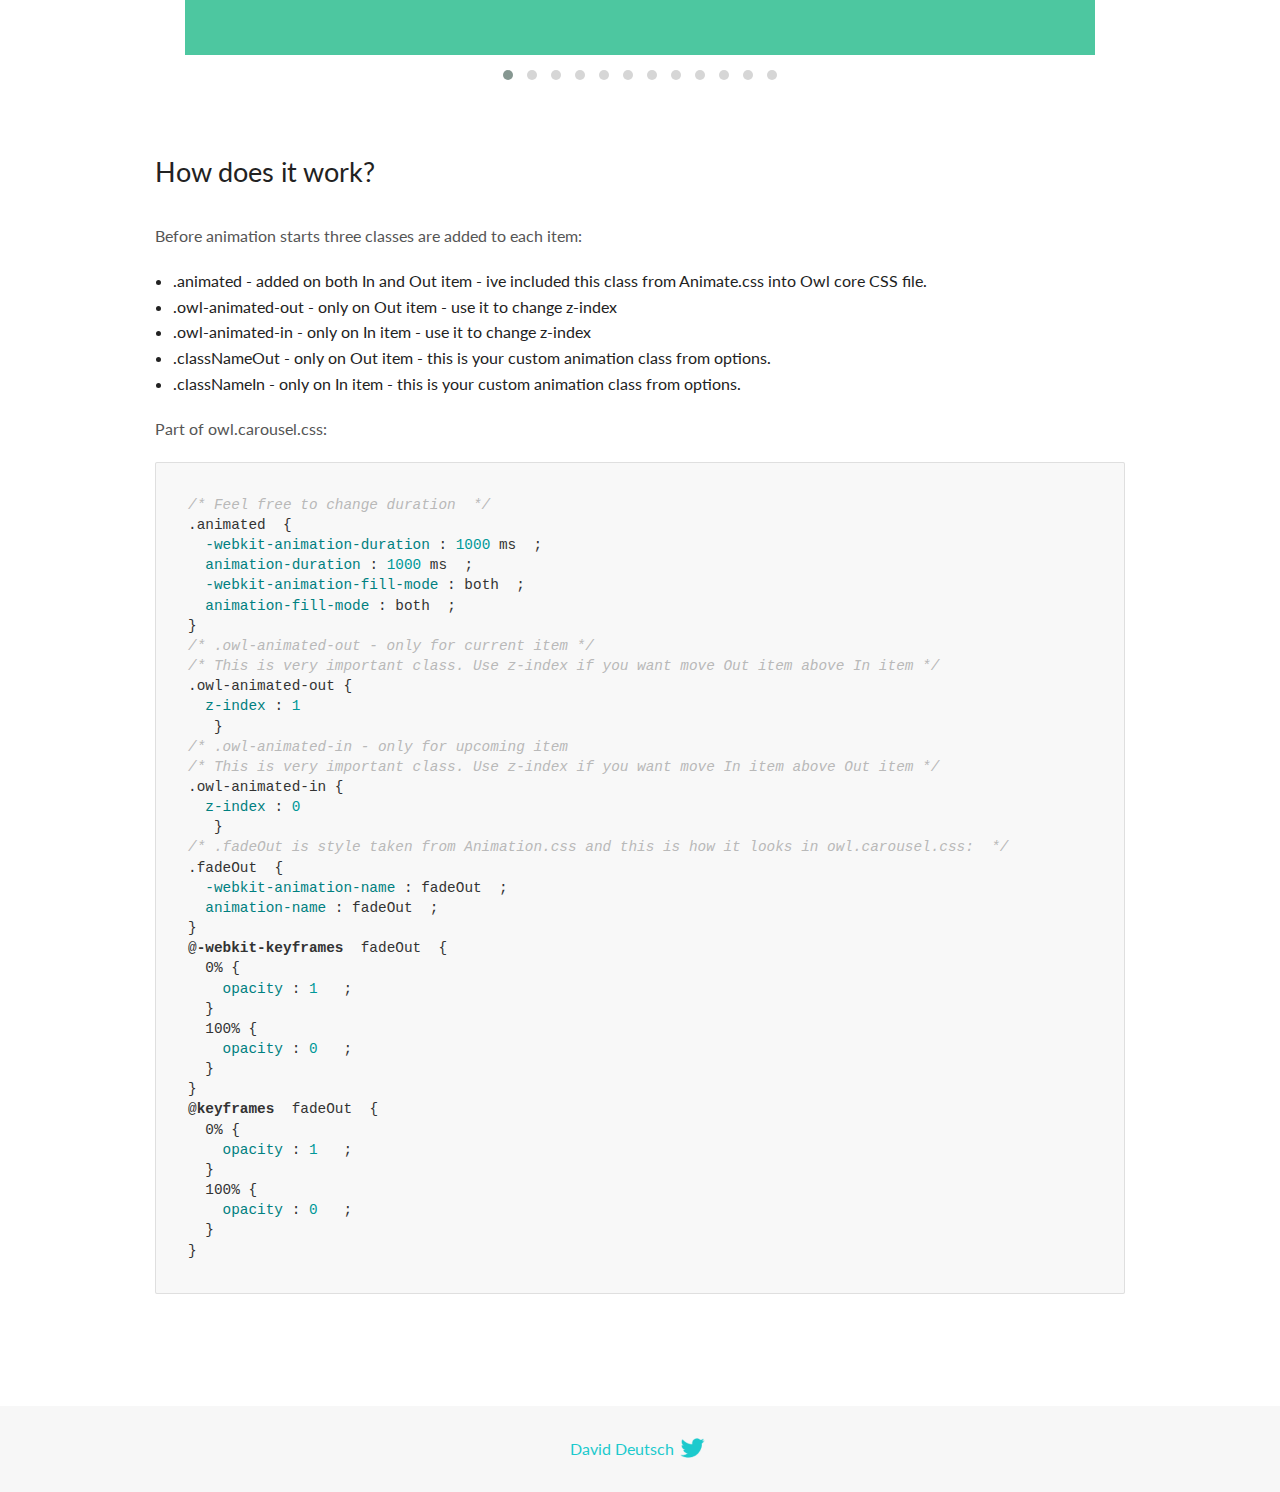
<file: OwlCarousel2-2.3.4/docs/demos/animate.html>
<!DOCTYPE html>
<html lang="en">
  <head>

    <!-- head -->
    <meta charset="utf-8">
    <meta name="msapplication-tap-highlight" content="no" />
    <meta name="viewport" content="width=device-width, initial-scale=1.0" />
    <meta name="description" content="Animate carousel">
    <meta name="author" content="David Deutsch">
    <title>
      Animate Demo | Owl Carousel | 2.3.4
    </title>

    <!-- Stylesheets -->
    <link href='https://fonts.googleapis.com/css?family=Lato:300,400,700,400italic,300italic' rel='stylesheet' type='text/css'>
    <link rel="stylesheet" href="../assets/css/docs.theme.min.css">

    <!-- Owl Stylesheets -->
    <link rel="stylesheet" href="../assets/owlcarousel/assets/owl.carousel.min.css">
    <link rel="stylesheet" href="../assets/owlcarousel/assets/owl.theme.default.min.css">

    <!-- HTML5 shim and Respond.js IE8 support of HTML5 elements and media queries -->

    <!--[if lt IE 9]>
      <script src="https://oss.maxcdn.com/libs/html5shiv/3.7.0/html5shiv.js"></script>
      <script src="https://oss.maxcdn.com/libs/respond.js/1.3.0/respond.min.js"></script>
    <![endif]-->

    <!-- Favicons -->
    <link rel="apple-touch-icon-precomposed" sizes="144x144" href="../assets/ico/apple-touch-icon-144-precomposed.png">
    <link rel="shortcut icon" href="../assets/ico/favicon.png">
    <link rel="shortcut icon" href="favicon.ico">

    <!-- Yeah i know js should not be in header. Its required for demos.-->

    <!-- javascript -->
    <script src="../assets/vendors/jquery.min.js"></script>
    <script src="../assets/owlcarousel/owl.carousel.js"></script>
  </head>
  <body>

    <!-- header -->
    <header class="header">
      <div class="row">
        <div class="large-12 columns">
          <div class="brand left">
            <h3>
              <a href="/OwlCarousel2/">owl.carousel.js</a> 
            </h3>
          </div>
          <a id="toggle-nav" class="right">
            <span></span> <span></span> <span></span> 
          </a> 
          <div class="nav-bar">
            <ul class="clearfix">
              <li> <a href="/OwlCarousel2/index.html">Home</a>  </li>
              <li class="active">
                <a href="/OwlCarousel2/demos/demos.html">Demos</a> 
              </li>
              <li> <a href="/OwlCarousel2/docs/started-welcome.html">Docs</a>  </li>
              <li>
                <a href="https://github.com/OwlCarousel2/OwlCarousel2/archive/2.3.4.zip">Download</a> 
                <span class="download"></span> 
              </li>
            </ul>
          </div>
        </div>
      </div>
    </header>

    <!-- title -->
    <section class="title">
      <div class="row">
        <div class="large-12 columns">
          <h1>Animate</h1>
        </div>
      </div>
    </section>

    <!--  Demos -->
    <section id="demos">
      <div class="row">
        <div class="large-12 columns">
          <div class="fadeOut owl-carousel owl-theme">
            <div class="item">
              <h4>1</h4>
            </div>
            <div class="item">
              <h4>2</h4>
            </div>
            <div class="item">
              <h4>3</h4>
            </div>
            <div class="item">
              <h4>4</h4>
            </div>
            <div class="item">
              <h4>5</h4>
            </div>
            <div class="item">
              <h4>6</h4>
            </div>
            <div class="item">
              <h4>7</h4>
            </div>
            <div class="item">
              <h4>8</h4>
            </div>
            <div class="item">
              <h4>9</h4>
            </div>
            <div class="item">
              <h4>10</h4>
            </div>
            <div class="item">
              <h4>11</h4>
            </div>
            <div class="item">
              <h4>12</h4>
            </div>
          </div>
          <h3 id="overview">Overview</h3>
          <p>To get fade out effect just set:</p>
          <pre><code>animateOut: &#39;fadeOut&#39;</code></pre>
          <blockquote>
            <p><code>fadeOut</code> value is the only built-in CSS animate style. However there are tons of additional CSS animations that you can use in Owl. Simply download
              <a href="https://daneden.github.io/animate.css/">animate.css</a>  library and you are ready to extend Owl with new fancy transitions.</p>
          </blockquote>
          <h3 id="important">Important</h3>
          <p>Animate functions work only with one item and only in browsers that support perspective property.</p>
          <h3 id="how-to-use-additional-animation-from-animate-css-library">How to use additional animation from <code>animate.css</code> library</h3>
          <ol>
            <li> <a href="https://daneden.github.io/animate.css/">Download animate.css</a>  </li>
            <li>Include animate.css into header.</li>
            <li>Set <code>animateOut</code> and <code>animateIn</code> options with the style names you picked.</li>
          </ol>
          <pre><code>$(&#39;.custom1&#39;).owlCarousel({
    animateOut: &#39;slideOutDown&#39;,
    animateIn: &#39;flipInX&#39;,
    items:1,
    margin:30,
    stagePadding:30,
    smartSpeed:450
});</code></pre>
          <p>Example with slideOutDown and flipInX</p>
          <div class="custom1 owl-carousel owl-theme">
            <div class="item">
              <h4>1</h4>
            </div>
            <div class="item">
              <h4>2</h4>
            </div>
            <div class="item">
              <h4>3</h4>
            </div>
            <div class="item">
              <h4>4</h4>
            </div>
            <div class="item">
              <h4>5</h4>
            </div>
            <div class="item">
              <h4>6</h4>
            </div>
            <div class="item">
              <h4>7</h4>
            </div>
            <div class="item">
              <h4>8</h4>
            </div>
            <div class="item">
              <h4>9</h4>
            </div>
            <div class="item">
              <h4>10</h4>
            </div>
            <div class="item">
              <h4>11</h4>
            </div>
            <div class="item">
              <h4>12</h4>
            </div>
          </div>
          <h3 id="how-does-it-work-">How does it work?</h3>
          <p>Before animation starts three classes are added to each item:</p>
          <ul>
            <li>.animated - added on both In and Out item - ive included this class from Animate.css into Owl core CSS file.</li>
            <li>.owl-animated-out - only on Out item - use it to change z-index</li>
            <li>.owl-animated-in - only on In item - use it to change z-index</li>
            <li>.classNameOut - only on Out item - this is your custom animation class from options.</li>
            <li>.classNameIn - only on In item - this is your custom animation class from options.</li>
          </ul>
          <p>Part of owl.carousel.css:</p>
          <pre><code class="language-css"><span class="comment">/* Feel free to change duration  */</span> 
<span class="class">.animated</span>  <span class="rules">{
  <span class="rule"><span class="attribute">-webkit-animation-duration</span> :<span class="value"> <span class="number">1000</span> ms</span> </span> ;
  <span class="rule"><span class="attribute">animation-duration</span> :<span class="value"> <span class="number">1000</span> ms</span> </span> ;
  <span class="rule"><span class="attribute">-webkit-animation-fill-mode</span> :<span class="value"> both</span> </span> ;
  <span class="rule"><span class="attribute">animation-fill-mode</span> :<span class="value"> both</span> </span> ;
<span class="rule">}</span> </span> 
<span class="comment">/* .owl-animated-out - only for current item */</span> 
<span class="comment">/* This is very important class. Use z-index if you want move Out item above In item */</span> 
<span class="class">.owl-animated-out</span> <span class="rules">{
  <span class="rule"><span class="attribute">z-index</span> :<span class="value"> <span class="number">1</span> 
</span> </span> </span> }
<span class="comment">/* .owl-animated-in - only for upcoming item
/* This is very important class. Use z-index if you want move In item above Out item */</span> 
<span class="class">.owl-animated-in</span> <span class="rules">{
  <span class="rule"><span class="attribute">z-index</span> :<span class="value"> <span class="number">0</span> 
</span> </span> </span> }
<span class="comment">/* .fadeOut is style taken from Animation.css and this is how it looks in owl.carousel.css:  */</span> 
<span class="class">.fadeOut</span>  <span class="rules">{
  <span class="rule"><span class="attribute">-webkit-animation-name</span> :<span class="value"> fadeOut</span> </span> ;
  <span class="rule"><span class="attribute">animation-name</span> :<span class="value"> fadeOut</span> </span> ;
<span class="rule">}</span> </span> 
<span class="at_rule">@<span class="keyword">-webkit-keyframes</span>  fadeOut </span> {
  0% <span class="rules">{
    <span class="rule"><span class="attribute">opacity</span> :<span class="value"> <span class="number">1</span> </span> </span> ;
  <span class="rule">}</span> </span> 
  100% <span class="rules">{
    <span class="rule"><span class="attribute">opacity</span> :<span class="value"> <span class="number">0</span> </span> </span> ;
  <span class="rule">}</span> </span> 
}
<span class="at_rule">@<span class="keyword">keyframes</span>  fadeOut </span> {
  0% <span class="rules">{
    <span class="rule"><span class="attribute">opacity</span> :<span class="value"> <span class="number">1</span> </span> </span> ;
  <span class="rule">}</span> </span> 
  100% <span class="rules">{
    <span class="rule"><span class="attribute">opacity</span> :<span class="value"> <span class="number">0</span> </span> </span> ;
  <span class="rule">}</span> </span> 
}</code></pre>
          <link rel="stylesheet" href="../assets/css/animate.css">
          <script>
            jQuery(document).ready(function($) {
              $('.fadeOut').owlCarousel({
                items: 1,
                animateOut: 'fadeOut',
                loop: true,
                margin: 10,
              });
              $('.custom1').owlCarousel({
                animateOut: 'slideOutDown',
                animateIn: 'flipInX',
                items: 1,
                margin: 30,
                stagePadding: 30,
                smartSpeed: 450
              });
            });
          </script>
        </div>
      </div>
    </section>

    <!-- footer -->
    <footer class="footer">
      <div class="row">
        <div class="large-12 columns">
          <h5>
            <a href="/OwlCarousel2/docs/support-contact.html">David Deutsch</a> 
            <a id="custom-tweet-button" href="https://twitter.com/share?url=https://github.com/OwlCarousel2/OwlCarousel2&text=Owl Carousel - This is so awesome! " target="_blank"></a> 
          </h5>
        </div>
      </div>
    </footer>

    <!-- vendors -->
    <script src="../assets/vendors/highlight.js"></script>
    <script src="../assets/js/app.js"></script>
  </body>
</html>
</file>
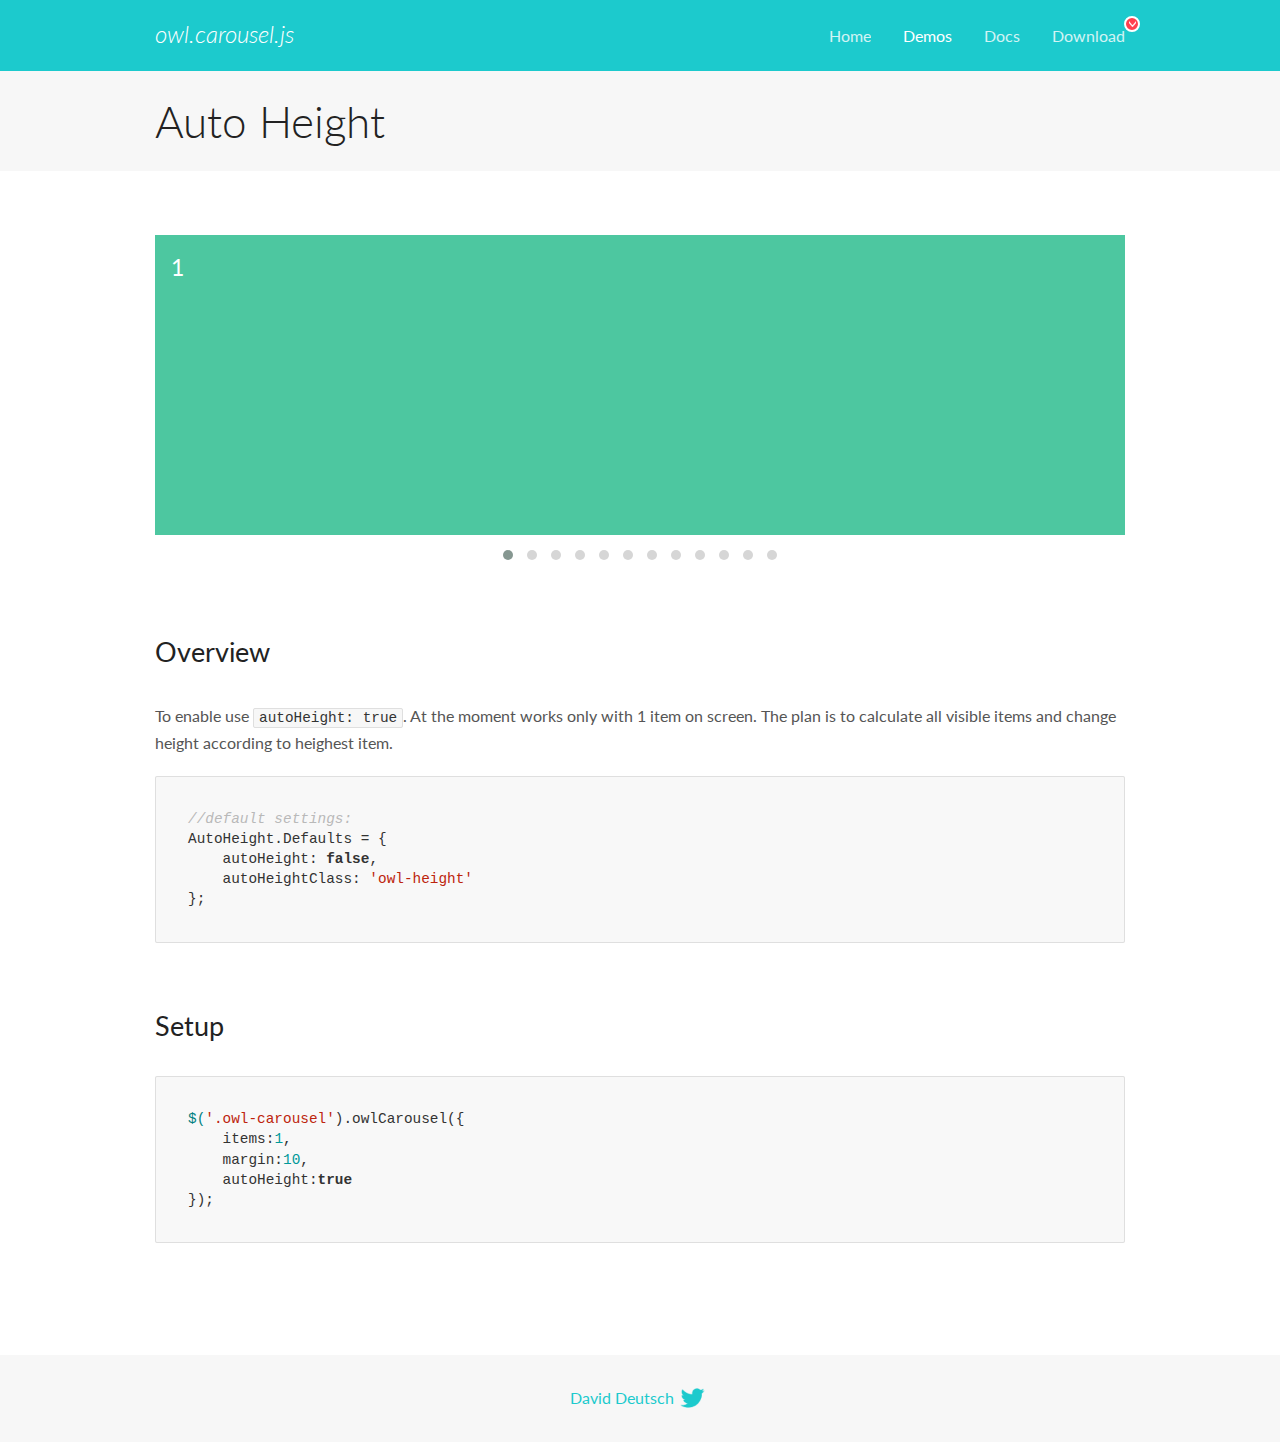
<file: OwlCarousel2-2.3.4/docs/demos/autoheight.html>
<!DOCTYPE html>
<html lang="en">
  <head>

    <!-- head -->
    <meta charset="utf-8">
    <meta name="msapplication-tap-highlight" content="no" />
    <meta name="viewport" content="width=device-width, initial-scale=1.0" />
    <meta name="description" content="autoHeight usage demo">
    <meta name="author" content="David Deutsch">
    <title>
      Auto Height Demo | Owl Carousel | 2.3.4
    </title>

    <!-- Stylesheets -->
    <link href='https://fonts.googleapis.com/css?family=Lato:300,400,700,400italic,300italic' rel='stylesheet' type='text/css'>
    <link rel="stylesheet" href="../assets/css/docs.theme.min.css">

    <!-- Owl Stylesheets -->
    <link rel="stylesheet" href="../assets/owlcarousel/assets/owl.carousel.min.css">
    <link rel="stylesheet" href="../assets/owlcarousel/assets/owl.theme.default.min.css">

    <!-- HTML5 shim and Respond.js IE8 support of HTML5 elements and media queries -->

    <!--[if lt IE 9]>
      <script src="https://oss.maxcdn.com/libs/html5shiv/3.7.0/html5shiv.js"></script>
      <script src="https://oss.maxcdn.com/libs/respond.js/1.3.0/respond.min.js"></script>
    <![endif]-->

    <!-- Favicons -->
    <link rel="apple-touch-icon-precomposed" sizes="144x144" href="../assets/ico/apple-touch-icon-144-precomposed.png">
    <link rel="shortcut icon" href="../assets/ico/favicon.png">
    <link rel="shortcut icon" href="favicon.ico">

    <!-- Yeah i know js should not be in header. Its required for demos.-->

    <!-- javascript -->
    <script src="../assets/vendors/jquery.min.js"></script>
    <script src="../assets/owlcarousel/owl.carousel.js"></script>
  </head>
  <body>

    <!-- header -->
    <header class="header">
      <div class="row">
        <div class="large-12 columns">
          <div class="brand left">
            <h3>
              <a href="/OwlCarousel2/">owl.carousel.js</a> 
            </h3>
          </div>
          <a id="toggle-nav" class="right">
            <span></span> <span></span> <span></span> 
          </a> 
          <div class="nav-bar">
            <ul class="clearfix">
              <li> <a href="/OwlCarousel2/index.html">Home</a>  </li>
              <li class="active">
                <a href="/OwlCarousel2/demos/demos.html">Demos</a> 
              </li>
              <li> <a href="/OwlCarousel2/docs/started-welcome.html">Docs</a>  </li>
              <li>
                <a href="https://github.com/OwlCarousel2/OwlCarousel2/archive/2.3.4.zip">Download</a> 
                <span class="download"></span> 
              </li>
            </ul>
          </div>
        </div>
      </div>
    </header>

    <!-- title -->
    <section class="title">
      <div class="row">
        <div class="large-12 columns">
          <h1>Auto Height</h1>
        </div>
      </div>
    </section>

    <!--  Demos -->
    <section id="demos">
      <div class="row">
        <div class="large-12 columns">
          <div class="owl-carousel owl-theme">
            <div class="item" style="height:300px">
              <h4>1</h4>
            </div>
            <div class="item" style="height:100px">
              <h4>2</h4>
            </div>
            <div class="item" style="height:500px">
              <h4>3</h4>
            </div>
            <div class="item" style="height:250px">
              <h4>4</h4>
            </div>
            <div class="item" style="height:400px">
              <h4>5</h4>
            </div>
            <div class="item" style="height:500px">
              <h4>6</h4>
            </div>
            <div class="item" style="height:600px">
              <h4>7</h4>
            </div>
            <div class="item" style="height:400px">
              <h4>8</h4>
            </div>
            <div class="item" style="height:300px">
              <h4>9</h4>
            </div>
            <div class="item" style="height:350px">
              <h4>10</h4>
            </div>
            <div class="item" style="height:200px">
              <h4>11</h4>
            </div>
            <div class="item" style="height:150px">
              <h4>12</h4>
            </div>
          </div>
          <h3 id="overview">Overview</h3>
          <p>To enable use <code>autoHeight: true</code>. At the moment works only with 1 item on screen. The plan is to calculate all visible items and change height according to heighest item.</p>
          <pre><code>//default settings:
AutoHeight.Defaults = {
    autoHeight: false,
    autoHeightClass: &#39;owl-height&#39;
};</code></pre>
          <h3 id="setup">Setup</h3>
          <pre><code>$(&#39;.owl-carousel&#39;).owlCarousel({
    items:1,
    margin:10,
    autoHeight:true
});</code></pre>
          <script>
            $(document).ready(function() {
              $('.owl-carousel').owlCarousel({
                items: 1,
                margin: 10,
                autoHeight: true
              });
            })
          </script>
        </div>
      </div>
    </section>

    <!-- footer -->
    <footer class="footer">
      <div class="row">
        <div class="large-12 columns">
          <h5>
            <a href="/OwlCarousel2/docs/support-contact.html">David Deutsch</a> 
            <a id="custom-tweet-button" href="https://twitter.com/share?url=https://github.com/OwlCarousel2/OwlCarousel2&text=Owl Carousel - This is so awesome! " target="_blank"></a> 
          </h5>
        </div>
      </div>
    </footer>

    <!-- vendors -->
    <script src="../assets/vendors/highlight.js"></script>
    <script src="../assets/js/app.js"></script>
  </body>
</html>
</file>
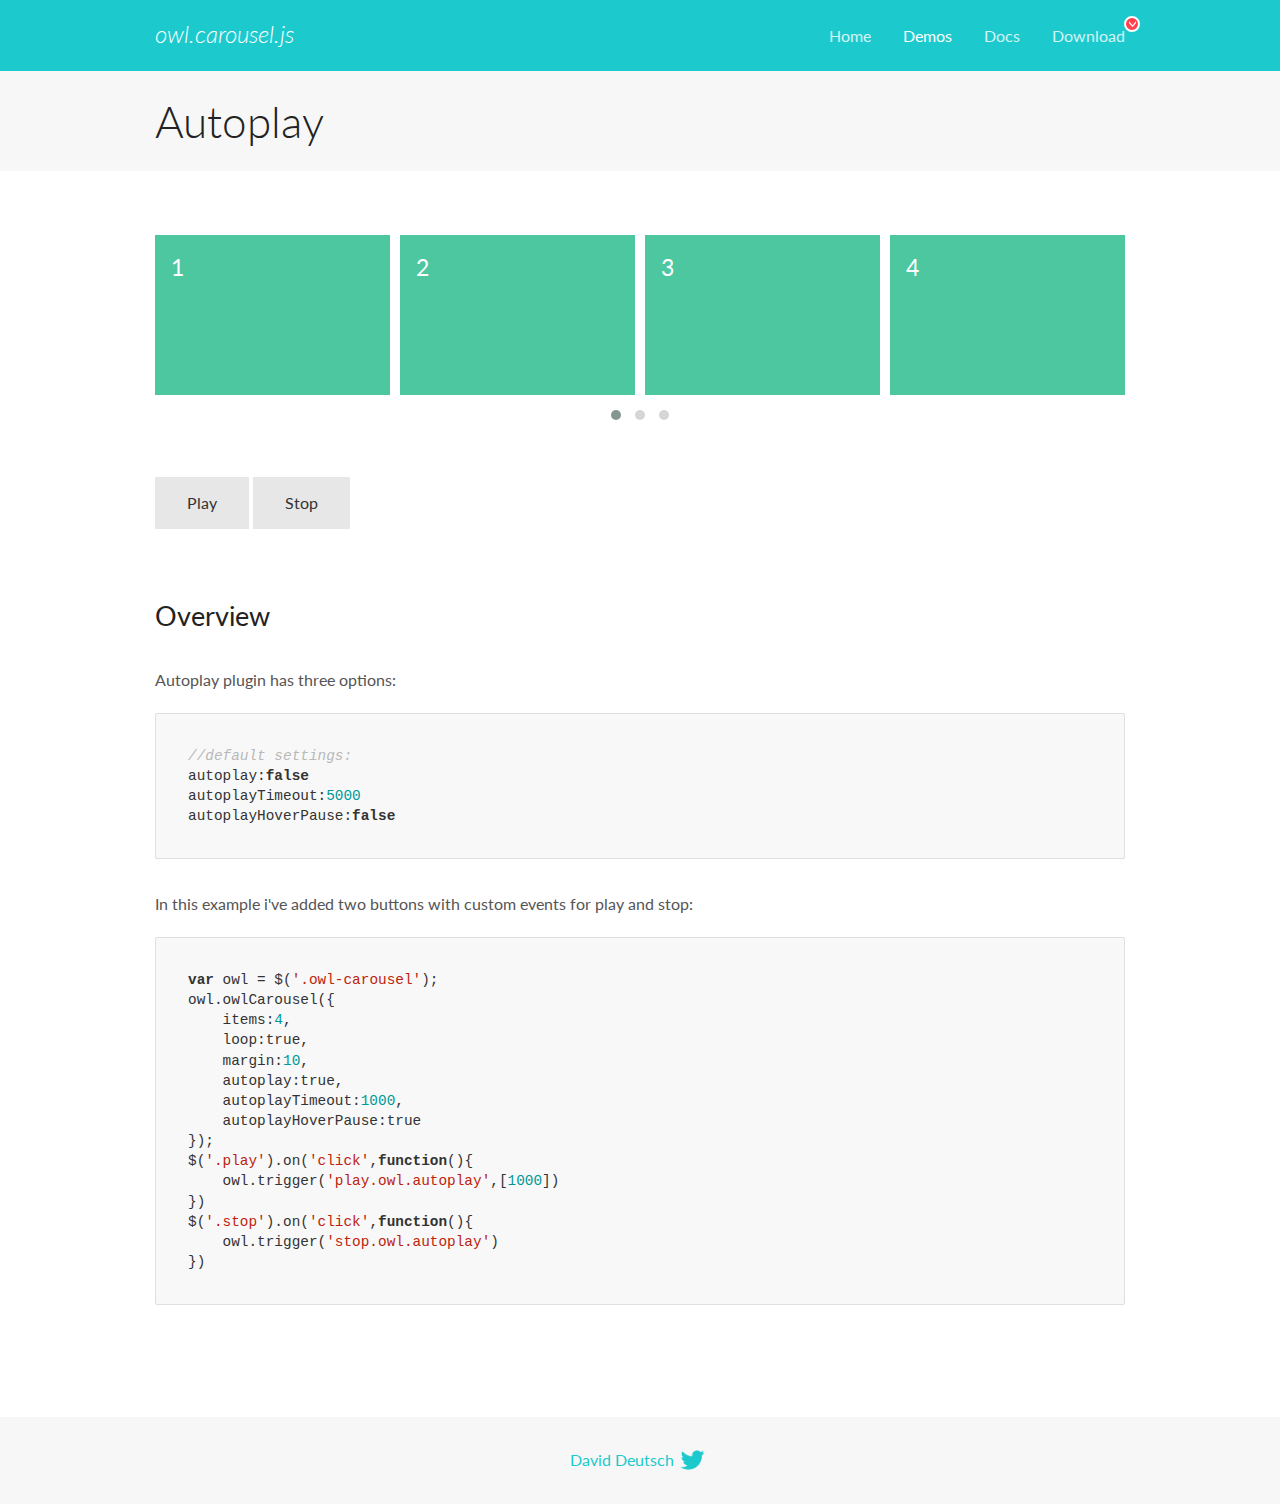
<file: OwlCarousel2-2.3.4/docs/demos/autoplay.html>
<!DOCTYPE html>
<html lang="en">
  <head>

    <!-- head -->
    <meta charset="utf-8">
    <meta name="msapplication-tap-highlight" content="no" />
    <meta name="viewport" content="width=device-width, initial-scale=1.0" />
    <meta name="description" content="Autoplay usage demo">
    <meta name="author" content="David Deutsch">
    <title>
      Autoplay Demo | Owl Carousel | 2.3.4
    </title>

    <!-- Stylesheets -->
    <link href='https://fonts.googleapis.com/css?family=Lato:300,400,700,400italic,300italic' rel='stylesheet' type='text/css'>
    <link rel="stylesheet" href="../assets/css/docs.theme.min.css">

    <!-- Owl Stylesheets -->
    <link rel="stylesheet" href="../assets/owlcarousel/assets/owl.carousel.min.css">
    <link rel="stylesheet" href="../assets/owlcarousel/assets/owl.theme.default.min.css">

    <!-- HTML5 shim and Respond.js IE8 support of HTML5 elements and media queries -->

    <!--[if lt IE 9]>
      <script src="https://oss.maxcdn.com/libs/html5shiv/3.7.0/html5shiv.js"></script>
      <script src="https://oss.maxcdn.com/libs/respond.js/1.3.0/respond.min.js"></script>
    <![endif]-->

    <!-- Favicons -->
    <link rel="apple-touch-icon-precomposed" sizes="144x144" href="../assets/ico/apple-touch-icon-144-precomposed.png">
    <link rel="shortcut icon" href="../assets/ico/favicon.png">
    <link rel="shortcut icon" href="favicon.ico">

    <!-- Yeah i know js should not be in header. Its required for demos.-->

    <!-- javascript -->
    <script src="../assets/vendors/jquery.min.js"></script>
    <script src="../assets/owlcarousel/owl.carousel.js"></script>
  </head>
  <body>

    <!-- header -->
    <header class="header">
      <div class="row">
        <div class="large-12 columns">
          <div class="brand left">
            <h3>
              <a href="/OwlCarousel2/">owl.carousel.js</a> 
            </h3>
          </div>
          <a id="toggle-nav" class="right">
            <span></span> <span></span> <span></span> 
          </a> 
          <div class="nav-bar">
            <ul class="clearfix">
              <li> <a href="/OwlCarousel2/index.html">Home</a>  </li>
              <li class="active">
                <a href="/OwlCarousel2/demos/demos.html">Demos</a> 
              </li>
              <li> <a href="/OwlCarousel2/docs/started-welcome.html">Docs</a>  </li>
              <li>
                <a href="https://github.com/OwlCarousel2/OwlCarousel2/archive/2.3.4.zip">Download</a> 
                <span class="download"></span> 
              </li>
            </ul>
          </div>
        </div>
      </div>
    </header>

    <!-- title -->
    <section class="title">
      <div class="row">
        <div class="large-12 columns">
          <h1>Autoplay</h1>
        </div>
      </div>
    </section>

    <!--  Demos -->
    <section id="demos">
      <div class="row">
        <div class="large-12 columns">
          <div class="owl-carousel owl-theme">
            <div class="item">
              <h4>1</h4>
            </div>
            <div class="item">
              <h4>2</h4>
            </div>
            <div class="item">
              <h4>3</h4>
            </div>
            <div class="item">
              <h4>4</h4>
            </div>
            <div class="item">
              <h4>5</h4>
            </div>
            <div class="item">
              <h4>6</h4>
            </div>
            <div class="item">
              <h4>7</h4>
            </div>
            <div class="item">
              <h4>8</h4>
            </div>
            <div class="item">
              <h4>9</h4>
            </div>
            <div class="item">
              <h4>10</h4>
            </div>
            <div class="item">
              <h4>11</h4>
            </div>
            <div class="item">
              <h4>12</h4>
            </div>
          </div>
          <a class="button secondary play">Play</a> 
          <a class="button secondary stop">Stop</a> 
          <h3 id="overview">Overview</h3>
          <p>Autoplay plugin has three options:</p>
          <pre><code>//default settings:
autoplay:false
autoplayTimeout:5000
autoplayHoverPause:false</code></pre>
          <p>In this example i&#39;ve added two buttons with custom events for play and stop:</p>
          <pre><code>var owl = $(&#39;.owl-carousel&#39;);
owl.owlCarousel({
    items:4,
    loop:true,
    margin:10,
    autoplay:true,
    autoplayTimeout:1000,
    autoplayHoverPause:true
});
$(&#39;.play&#39;).on(&#39;click&#39;,function(){
    owl.trigger(&#39;play.owl.autoplay&#39;,[1000])
})
$(&#39;.stop&#39;).on(&#39;click&#39;,function(){
    owl.trigger(&#39;stop.owl.autoplay&#39;)
})</code></pre>
          <script>
            $(document).ready(function() {
              var owl = $('.owl-carousel');
              owl.owlCarousel({
                items: 4,
                loop: true,
                margin: 10,
                autoplay: true,
                autoplayTimeout: 1000,
                autoplayHoverPause: true
              });
              $('.play').on('click', function() {
                owl.trigger('play.owl.autoplay', [1000])
              })
              $('.stop').on('click', function() {
                owl.trigger('stop.owl.autoplay')
              })
            })
          </script>
        </div>
      </div>
    </section>

    <!-- footer -->
    <footer class="footer">
      <div class="row">
        <div class="large-12 columns">
          <h5>
            <a href="/OwlCarousel2/docs/support-contact.html">David Deutsch</a> 
            <a id="custom-tweet-button" href="https://twitter.com/share?url=https://github.com/OwlCarousel2/OwlCarousel2&text=Owl Carousel - This is so awesome! " target="_blank"></a> 
          </h5>
        </div>
      </div>
    </footer>

    <!-- vendors -->
    <script src="../assets/vendors/highlight.js"></script>
    <script src="../assets/js/app.js"></script>
  </body>
</html>
</file>
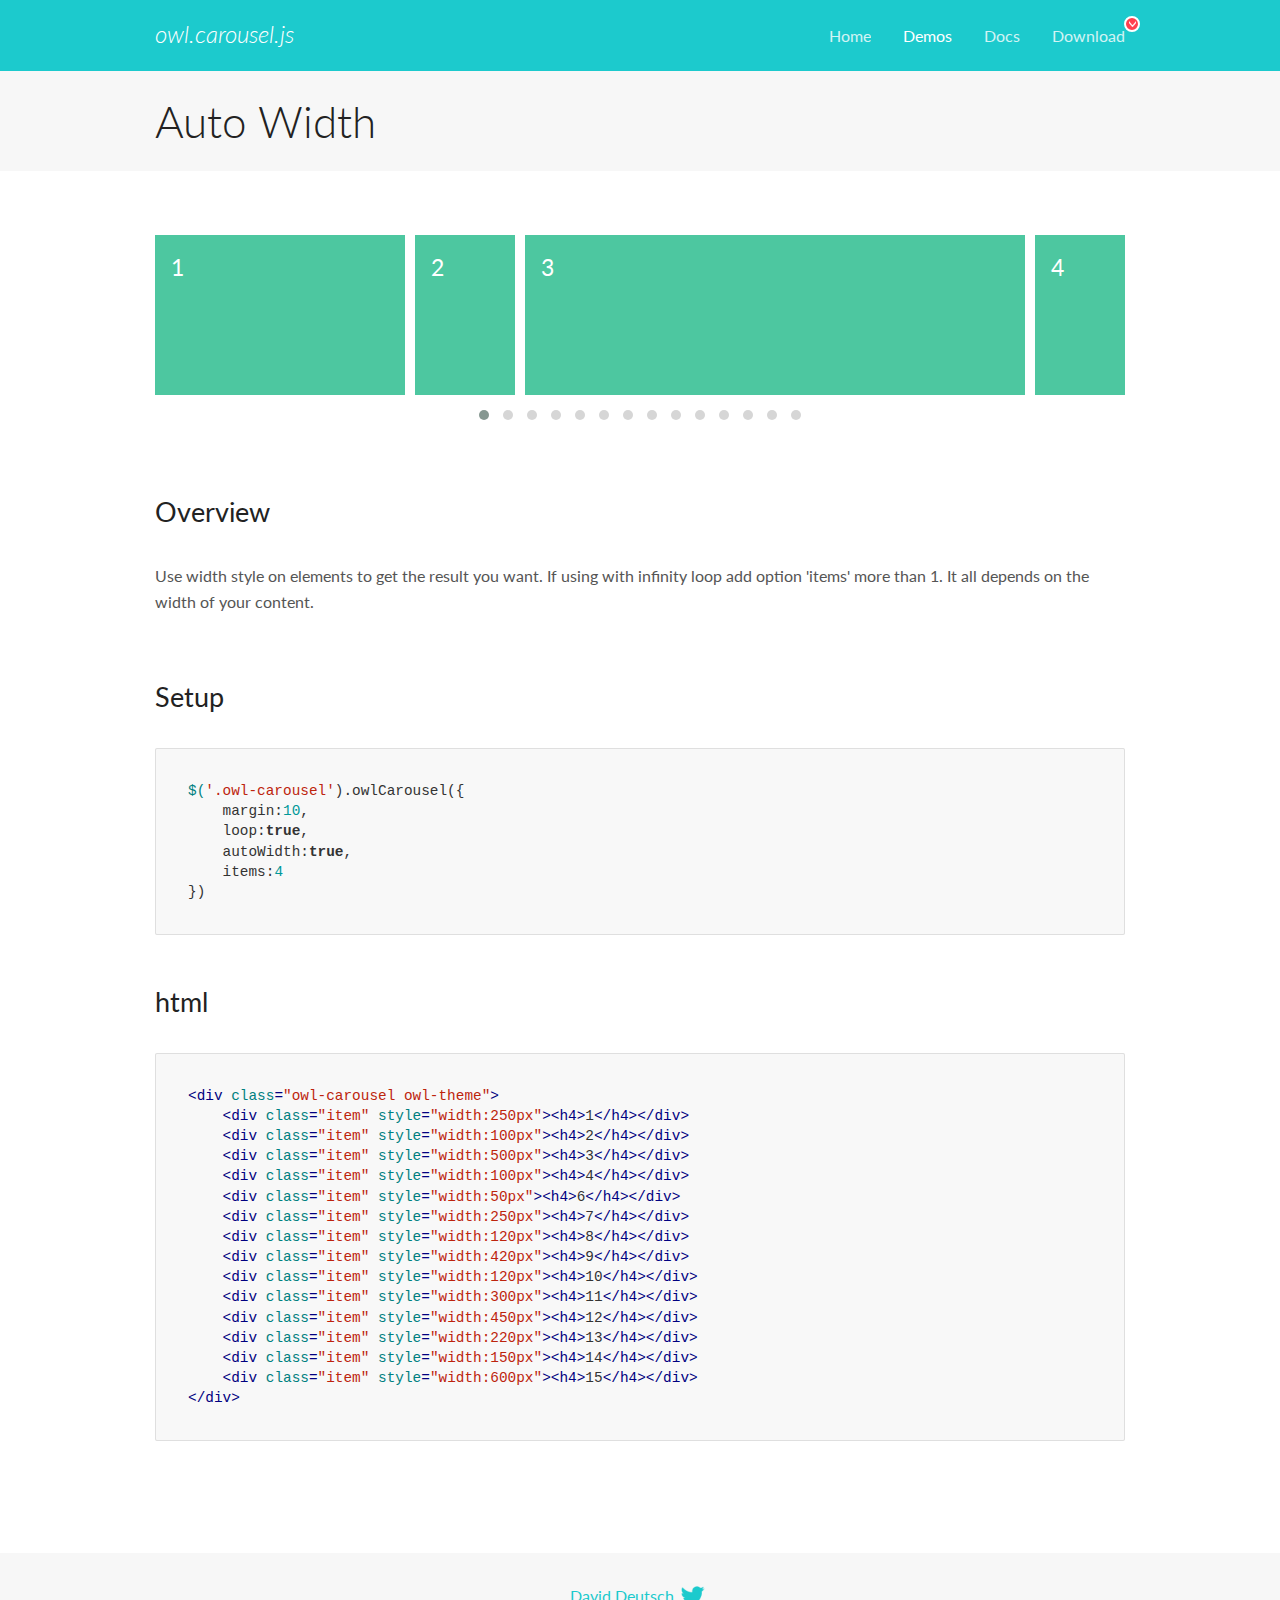
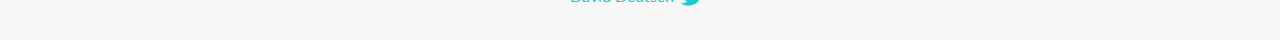
<file: OwlCarousel2-2.3.4/docs/demos/autowidth.html>
<!DOCTYPE html>
<html lang="en">
  <head>

    <!-- head -->
    <meta charset="utf-8">
    <meta name="msapplication-tap-highlight" content="no" />
    <meta name="viewport" content="width=device-width, initial-scale=1.0" />
    <meta name="description" content="Auto Width">
    <meta name="author" content="David Deutsch">
    <title>
      Auto Width Demo | Owl Carousel | 2.3.4
    </title>

    <!-- Stylesheets -->
    <link href='https://fonts.googleapis.com/css?family=Lato:300,400,700,400italic,300italic' rel='stylesheet' type='text/css'>
    <link rel="stylesheet" href="../assets/css/docs.theme.min.css">

    <!-- Owl Stylesheets -->
    <link rel="stylesheet" href="../assets/owlcarousel/assets/owl.carousel.min.css">
    <link rel="stylesheet" href="../assets/owlcarousel/assets/owl.theme.default.min.css">

    <!-- HTML5 shim and Respond.js IE8 support of HTML5 elements and media queries -->

    <!--[if lt IE 9]>
      <script src="https://oss.maxcdn.com/libs/html5shiv/3.7.0/html5shiv.js"></script>
      <script src="https://oss.maxcdn.com/libs/respond.js/1.3.0/respond.min.js"></script>
    <![endif]-->

    <!-- Favicons -->
    <link rel="apple-touch-icon-precomposed" sizes="144x144" href="../assets/ico/apple-touch-icon-144-precomposed.png">
    <link rel="shortcut icon" href="../assets/ico/favicon.png">
    <link rel="shortcut icon" href="favicon.ico">

    <!-- Yeah i know js should not be in header. Its required for demos.-->

    <!-- javascript -->
    <script src="../assets/vendors/jquery.min.js"></script>
    <script src="../assets/owlcarousel/owl.carousel.js"></script>
  </head>
  <body>

    <!-- header -->
    <header class="header">
      <div class="row">
        <div class="large-12 columns">
          <div class="brand left">
            <h3>
              <a href="/OwlCarousel2/">owl.carousel.js</a> 
            </h3>
          </div>
          <a id="toggle-nav" class="right">
            <span></span> <span></span> <span></span> 
          </a> 
          <div class="nav-bar">
            <ul class="clearfix">
              <li> <a href="/OwlCarousel2/index.html">Home</a>  </li>
              <li class="active">
                <a href="/OwlCarousel2/demos/demos.html">Demos</a> 
              </li>
              <li> <a href="/OwlCarousel2/docs/started-welcome.html">Docs</a>  </li>
              <li>
                <a href="https://github.com/OwlCarousel2/OwlCarousel2/archive/2.3.4.zip">Download</a> 
                <span class="download"></span> 
              </li>
            </ul>
          </div>
        </div>
      </div>
    </header>

    <!-- title -->
    <section class="title">
      <div class="row">
        <div class="large-12 columns">
          <h1>Auto Width</h1>
        </div>
      </div>
    </section>

    <!--  Demos -->
    <section id="demos">
      <div class="row">
        <div class="large-12 columns">
          <div class="owl-carousel owl-theme">
            <div class="item" style="width:250px">
              <h4>1</h4>
            </div>
            <div class="item" style="width:100px">
              <h4>2</h4>
            </div>
            <div class="item" style="width:500px">
              <h4>3</h4>
            </div>
            <div class="item" style="width:100px">
              <h4>4</h4>
            </div>
            <div class="item" style="width:50px">
              <h4>6</h4>
            </div>
            <div class="item" style="width:250px">
              <h4>7</h4>
            </div>
            <div class="item" style="width:120px">
              <h4>8</h4>
            </div>
            <div class="item" style="width:420px">
              <h4>9</h4>
            </div>
            <div class="item" style="width:120px">
              <h4>10</h4>
            </div>
            <div class="item" style="width:300px">
              <h4>11</h4>
            </div>
            <div class="item" style="width:450px">
              <h4>12</h4>
            </div>
            <div class="item" style="width:220px">
              <h4>13</h4>
            </div>
            <div class="item" style="width:150px">
              <h4>14</h4>
            </div>
            <div class="item" style="width:600px">
              <h4>15</h4>
            </div>
          </div>
          <h3 id="overview">Overview</h3>
          <p>Use width style on elements to get the result you want. If using with infinity loop add option &#39;items&#39; more than 1. It all depends on the width of your content.</p>
          <h3 id="setup">Setup</h3>
          <pre><code>$(&#39;.owl-carousel&#39;).owlCarousel({
    margin:10,
    loop:true,
    autoWidth:true,
    items:4
})</code></pre>
          <h3 id="html">html</h3>
          <pre><code>&lt;div class=&quot;owl-carousel owl-theme&quot;&gt;
    &lt;div class=&quot;item&quot; style=&quot;width:250px&quot;&gt;&lt;h4&gt;1&lt;/h4&gt;&lt;/div&gt;
    &lt;div class=&quot;item&quot; style=&quot;width:100px&quot;&gt;&lt;h4&gt;2&lt;/h4&gt;&lt;/div&gt;
    &lt;div class=&quot;item&quot; style=&quot;width:500px&quot;&gt;&lt;h4&gt;3&lt;/h4&gt;&lt;/div&gt;
    &lt;div class=&quot;item&quot; style=&quot;width:100px&quot;&gt;&lt;h4&gt;4&lt;/h4&gt;&lt;/div&gt;
    &lt;div class=&quot;item&quot; style=&quot;width:50px&quot;&gt;&lt;h4&gt;6&lt;/h4&gt;&lt;/div&gt;
    &lt;div class=&quot;item&quot; style=&quot;width:250px&quot;&gt;&lt;h4&gt;7&lt;/h4&gt;&lt;/div&gt;
    &lt;div class=&quot;item&quot; style=&quot;width:120px&quot;&gt;&lt;h4&gt;8&lt;/h4&gt;&lt;/div&gt;
    &lt;div class=&quot;item&quot; style=&quot;width:420px&quot;&gt;&lt;h4&gt;9&lt;/h4&gt;&lt;/div&gt;
    &lt;div class=&quot;item&quot; style=&quot;width:120px&quot;&gt;&lt;h4&gt;10&lt;/h4&gt;&lt;/div&gt;
    &lt;div class=&quot;item&quot; style=&quot;width:300px&quot;&gt;&lt;h4&gt;11&lt;/h4&gt;&lt;/div&gt;
    &lt;div class=&quot;item&quot; style=&quot;width:450px&quot;&gt;&lt;h4&gt;12&lt;/h4&gt;&lt;/div&gt;
    &lt;div class=&quot;item&quot; style=&quot;width:220px&quot;&gt;&lt;h4&gt;13&lt;/h4&gt;&lt;/div&gt;
    &lt;div class=&quot;item&quot; style=&quot;width:150px&quot;&gt;&lt;h4&gt;14&lt;/h4&gt;&lt;/div&gt;
    &lt;div class=&quot;item&quot; style=&quot;width:600px&quot;&gt;&lt;h4&gt;15&lt;/h4&gt;&lt;/div&gt;
&lt;/div&gt;</code></pre>
          <script>
            $(document).ready(function() {
              $('.owl-carousel').owlCarousel({
                margin: 10,
                loop: true,
                autoWidth: true,
                items: 4
              })
            })
          </script>
        </div>
      </div>
    </section>

    <!-- footer -->
    <footer class="footer">
      <div class="row">
        <div class="large-12 columns">
          <h5>
            <a href="/OwlCarousel2/docs/support-contact.html">David Deutsch</a> 
            <a id="custom-tweet-button" href="https://twitter.com/share?url=https://github.com/OwlCarousel2/OwlCarousel2&text=Owl Carousel - This is so awesome! " target="_blank"></a> 
          </h5>
        </div>
      </div>
    </footer>

    <!-- vendors -->
    <script src="../assets/vendors/highlight.js"></script>
    <script src="../assets/js/app.js"></script>
  </body>
</html>
</file>
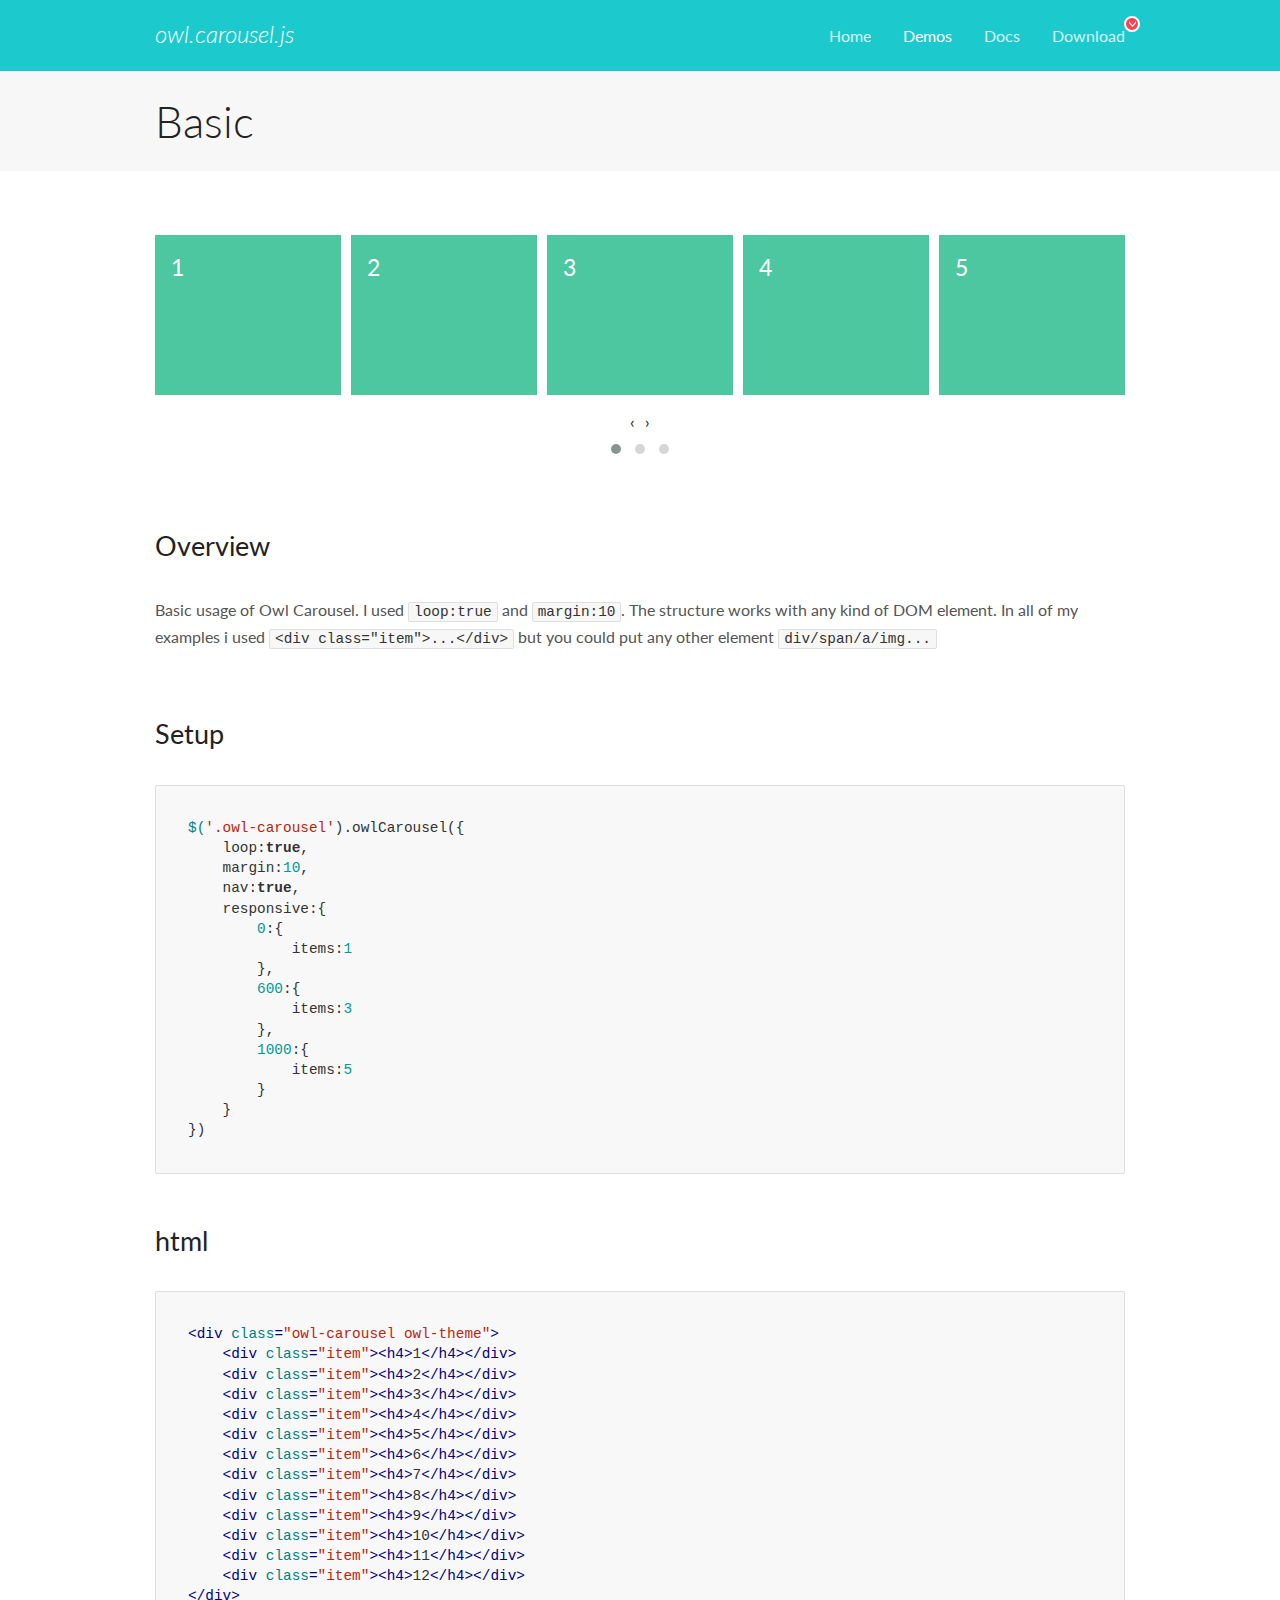
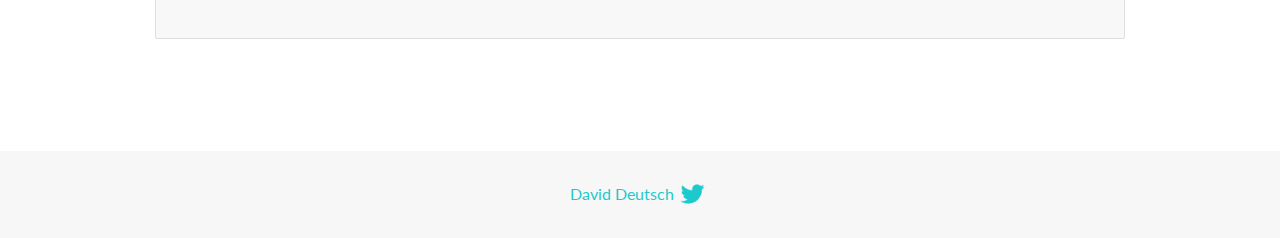
<file: OwlCarousel2-2.3.4/docs/demos/basic.html>
<!DOCTYPE html>
<html lang="en">
  <head>

    <!-- head -->
    <meta charset="utf-8">
    <meta name="msapplication-tap-highlight" content="no" />
    <meta name="viewport" content="width=device-width, initial-scale=1.0" />
    <meta name="description" content="Basic usage demo">
    <meta name="author" content="David Deutsch">
    <title>
      Basic Demo | Owl Carousel | 2.3.4
    </title>

    <!-- Stylesheets -->
    <link href='https://fonts.googleapis.com/css?family=Lato:300,400,700,400italic,300italic' rel='stylesheet' type='text/css'>
    <link rel="stylesheet" href="../assets/css/docs.theme.min.css">

    <!-- Owl Stylesheets -->
    <link rel="stylesheet" href="../assets/owlcarousel/assets/owl.carousel.min.css">
    <link rel="stylesheet" href="../assets/owlcarousel/assets/owl.theme.default.min.css">

    <!-- HTML5 shim and Respond.js IE8 support of HTML5 elements and media queries -->

    <!--[if lt IE 9]>
      <script src="https://oss.maxcdn.com/libs/html5shiv/3.7.0/html5shiv.js"></script>
      <script src="https://oss.maxcdn.com/libs/respond.js/1.3.0/respond.min.js"></script>
    <![endif]-->

    <!-- Favicons -->
    <link rel="apple-touch-icon-precomposed" sizes="144x144" href="../assets/ico/apple-touch-icon-144-precomposed.png">
    <link rel="shortcut icon" href="../assets/ico/favicon.png">
    <link rel="shortcut icon" href="favicon.ico">

    <!-- Yeah i know js should not be in header. Its required for demos.-->

    <!-- javascript -->
    <script src="../assets/vendors/jquery.min.js"></script>
    <script src="../assets/owlcarousel/owl.carousel.js"></script>
  </head>
  <body>

    <!-- header -->
    <header class="header">
      <div class="row">
        <div class="large-12 columns">
          <div class="brand left">
            <h3>
              <a href="/OwlCarousel2/">owl.carousel.js</a> 
            </h3>
          </div>
          <a id="toggle-nav" class="right">
            <span></span> <span></span> <span></span> 
          </a> 
          <div class="nav-bar">
            <ul class="clearfix">
              <li> <a href="/OwlCarousel2/index.html">Home</a>  </li>
              <li class="active">
                <a href="/OwlCarousel2/demos/demos.html">Demos</a> 
              </li>
              <li> <a href="/OwlCarousel2/docs/started-welcome.html">Docs</a>  </li>
              <li>
                <a href="https://github.com/OwlCarousel2/OwlCarousel2/archive/2.3.4.zip">Download</a> 
                <span class="download"></span> 
              </li>
            </ul>
          </div>
        </div>
      </div>
    </header>

    <!-- title -->
    <section class="title">
      <div class="row">
        <div class="large-12 columns">
          <h1>Basic</h1>
        </div>
      </div>
    </section>

    <!--  Demos -->
    <section id="demos">
      <div class="row">
        <div class="large-12 columns">
          <div class="owl-carousel owl-theme">
            <div class="item">
              <h4>1</h4>
            </div>
            <div class="item">
              <h4>2</h4>
            </div>
            <div class="item">
              <h4>3</h4>
            </div>
            <div class="item">
              <h4>4</h4>
            </div>
            <div class="item">
              <h4>5</h4>
            </div>
            <div class="item">
              <h4>6</h4>
            </div>
            <div class="item">
              <h4>7</h4>
            </div>
            <div class="item">
              <h4>8</h4>
            </div>
            <div class="item">
              <h4>9</h4>
            </div>
            <div class="item">
              <h4>10</h4>
            </div>
            <div class="item">
              <h4>11</h4>
            </div>
            <div class="item">
              <h4>12</h4>
            </div>
          </div>
          <h3 id="overview">Overview</h3>
          <p>Basic usage of Owl Carousel. I used <code>loop:true</code> and <code>margin:10</code>. The structure works with any kind of DOM element. In all of my examples i used <code>&lt;div class=&quot;item&quot;&gt;...&lt;/div&gt;</code> but you could
            put any other element <code>div/span/a/img...</code></p>
          <h3 id="setup">Setup</h3>
          <pre><code>$(&#39;.owl-carousel&#39;).owlCarousel({
    loop:true,
    margin:10,
    nav:true,
    responsive:{
        0:{
            items:1
        },
        600:{
            items:3
        },
        1000:{
            items:5
        }
    }
})</code></pre>
          <h3 id="html">html</h3>
          <pre><code>&lt;div class=&quot;owl-carousel owl-theme&quot;&gt;
    &lt;div class=&quot;item&quot;&gt;&lt;h4&gt;1&lt;/h4&gt;&lt;/div&gt;
    &lt;div class=&quot;item&quot;&gt;&lt;h4&gt;2&lt;/h4&gt;&lt;/div&gt;
    &lt;div class=&quot;item&quot;&gt;&lt;h4&gt;3&lt;/h4&gt;&lt;/div&gt;
    &lt;div class=&quot;item&quot;&gt;&lt;h4&gt;4&lt;/h4&gt;&lt;/div&gt;
    &lt;div class=&quot;item&quot;&gt;&lt;h4&gt;5&lt;/h4&gt;&lt;/div&gt;
    &lt;div class=&quot;item&quot;&gt;&lt;h4&gt;6&lt;/h4&gt;&lt;/div&gt;
    &lt;div class=&quot;item&quot;&gt;&lt;h4&gt;7&lt;/h4&gt;&lt;/div&gt;
    &lt;div class=&quot;item&quot;&gt;&lt;h4&gt;8&lt;/h4&gt;&lt;/div&gt;
    &lt;div class=&quot;item&quot;&gt;&lt;h4&gt;9&lt;/h4&gt;&lt;/div&gt;
    &lt;div class=&quot;item&quot;&gt;&lt;h4&gt;10&lt;/h4&gt;&lt;/div&gt;
    &lt;div class=&quot;item&quot;&gt;&lt;h4&gt;11&lt;/h4&gt;&lt;/div&gt;
    &lt;div class=&quot;item&quot;&gt;&lt;h4&gt;12&lt;/h4&gt;&lt;/div&gt;
&lt;/div&gt;</code></pre>
          <script>
            $(document).ready(function() {
              var owl = $('.owl-carousel');
              owl.owlCarousel({
                margin: 10,
                nav: true,
                loop: true,
                responsive: {
                  0: {
                    items: 1
                  },
                  600: {
                    items: 3
                  },
                  1000: {
                    items: 5
                  }
                }
              })
            })
          </script>
        </div>
      </div>
    </section>

    <!-- footer -->
    <footer class="footer">
      <div class="row">
        <div class="large-12 columns">
          <h5>
            <a href="/OwlCarousel2/docs/support-contact.html">David Deutsch</a> 
            <a id="custom-tweet-button" href="https://twitter.com/share?url=https://github.com/OwlCarousel2/OwlCarousel2&text=Owl Carousel - This is so awesome! " target="_blank"></a> 
          </h5>
        </div>
      </div>
    </footer>

    <!-- vendors -->
    <script src="../assets/vendors/highlight.js"></script>
    <script src="../assets/js/app.js"></script>
  </body>
</html>
</file>
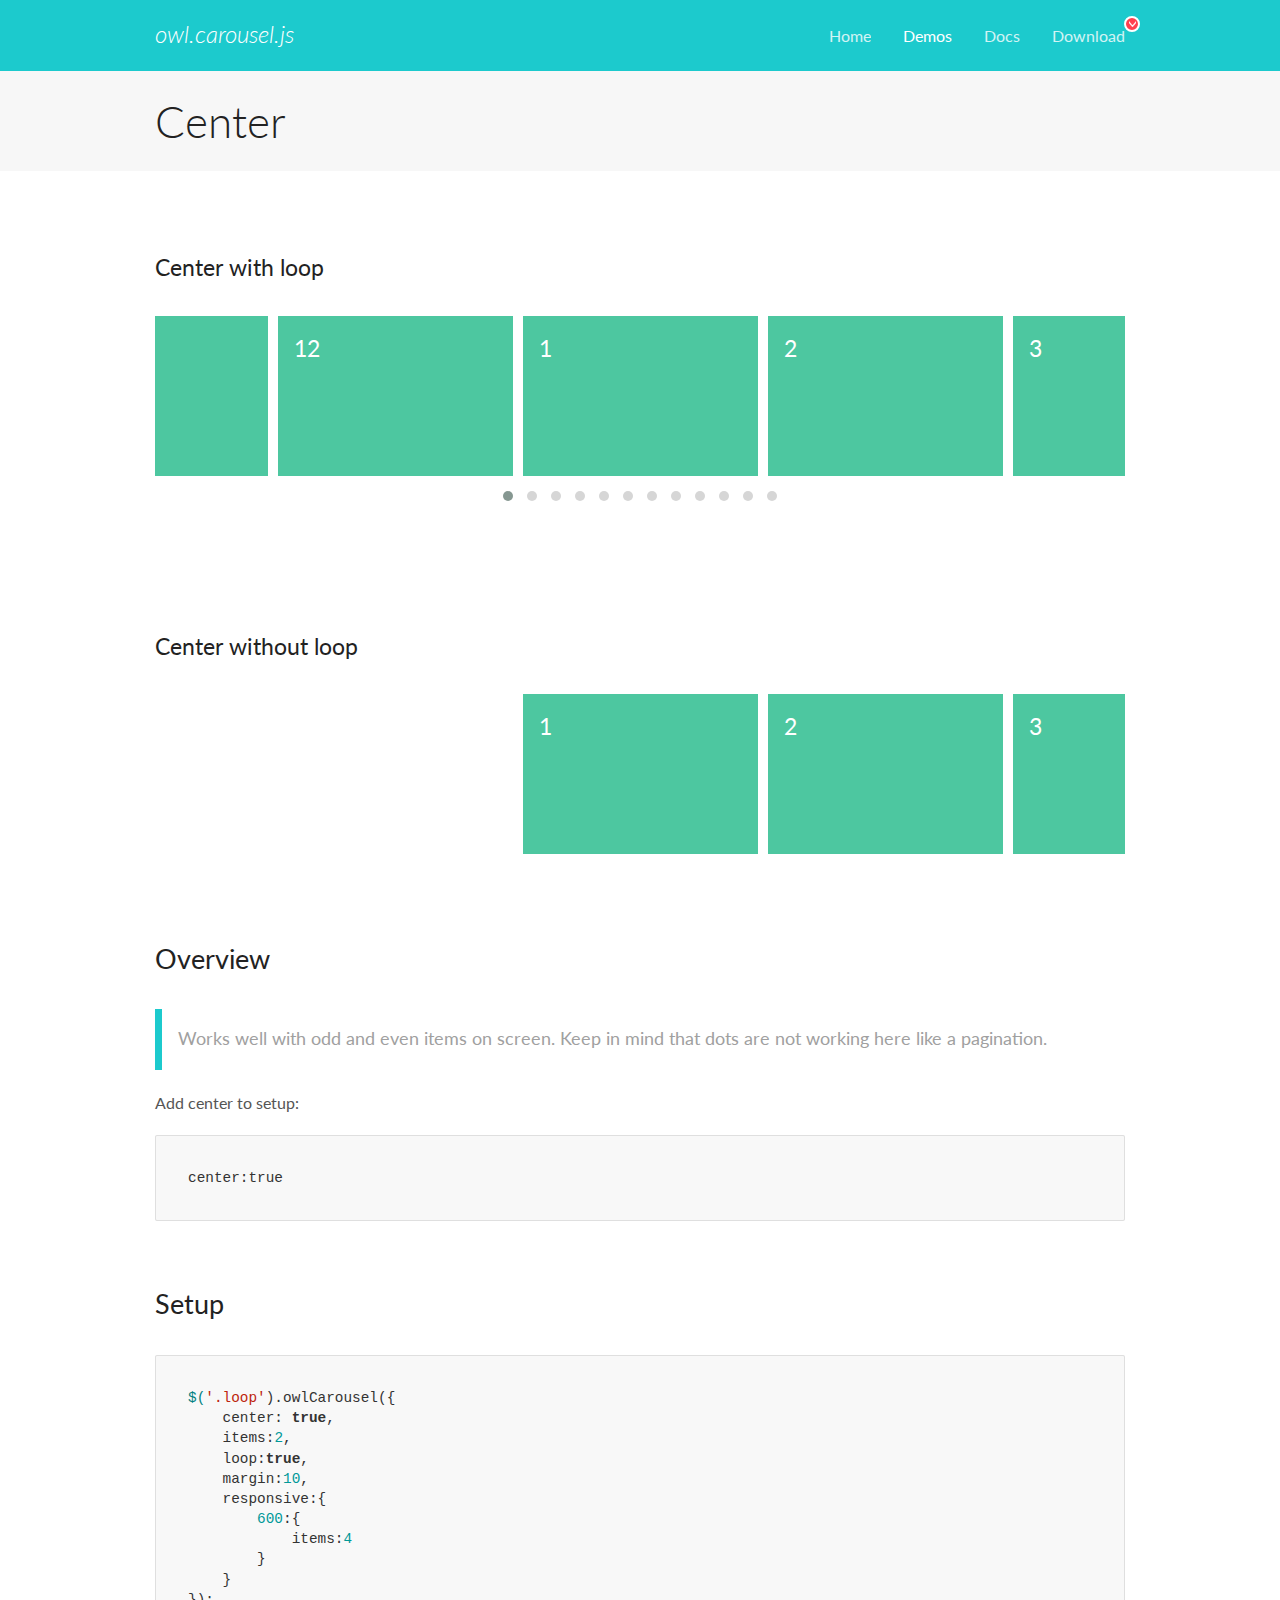
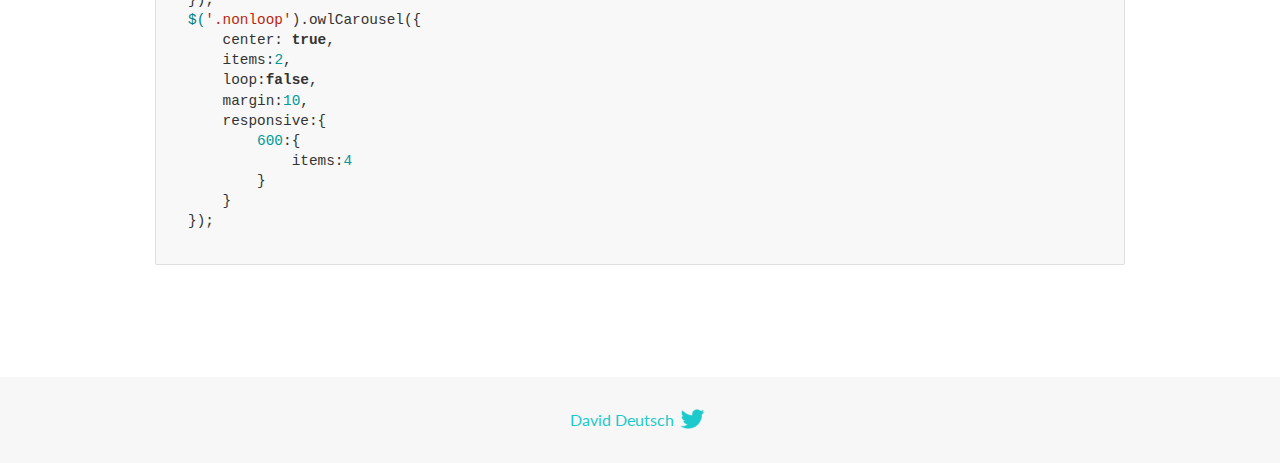
<file: OwlCarousel2-2.3.4/docs/demos/center.html>
<!DOCTYPE html>
<html lang="en">
  <head>

    <!-- head -->
    <meta charset="utf-8">
    <meta name="msapplication-tap-highlight" content="no" />
    <meta name="viewport" content="width=device-width, initial-scale=1.0" />
    <meta name="description" content="Center carousel">
    <meta name="author" content="David Deutsch">
    <title>
      Center Demo | Owl Carousel | 2.3.4
    </title>

    <!-- Stylesheets -->
    <link href='https://fonts.googleapis.com/css?family=Lato:300,400,700,400italic,300italic' rel='stylesheet' type='text/css'>
    <link rel="stylesheet" href="../assets/css/docs.theme.min.css">

    <!-- Owl Stylesheets -->
    <link rel="stylesheet" href="../assets/owlcarousel/assets/owl.carousel.min.css">
    <link rel="stylesheet" href="../assets/owlcarousel/assets/owl.theme.default.min.css">

    <!-- HTML5 shim and Respond.js IE8 support of HTML5 elements and media queries -->

    <!--[if lt IE 9]>
      <script src="https://oss.maxcdn.com/libs/html5shiv/3.7.0/html5shiv.js"></script>
      <script src="https://oss.maxcdn.com/libs/respond.js/1.3.0/respond.min.js"></script>
    <![endif]-->

    <!-- Favicons -->
    <link rel="apple-touch-icon-precomposed" sizes="144x144" href="../assets/ico/apple-touch-icon-144-precomposed.png">
    <link rel="shortcut icon" href="../assets/ico/favicon.png">
    <link rel="shortcut icon" href="favicon.ico">

    <!-- Yeah i know js should not be in header. Its required for demos.-->

    <!-- javascript -->
    <script src="../assets/vendors/jquery.min.js"></script>
    <script src="../assets/owlcarousel/owl.carousel.js"></script>
  </head>
  <body>

    <!-- header -->
    <header class="header">
      <div class="row">
        <div class="large-12 columns">
          <div class="brand left">
            <h3>
              <a href="/OwlCarousel2/">owl.carousel.js</a> 
            </h3>
          </div>
          <a id="toggle-nav" class="right">
            <span></span> <span></span> <span></span> 
          </a> 
          <div class="nav-bar">
            <ul class="clearfix">
              <li> <a href="/OwlCarousel2/index.html">Home</a>  </li>
              <li class="active">
                <a href="/OwlCarousel2/demos/demos.html">Demos</a> 
              </li>
              <li> <a href="/OwlCarousel2/docs/started-welcome.html">Docs</a>  </li>
              <li>
                <a href="https://github.com/OwlCarousel2/OwlCarousel2/archive/2.3.4.zip">Download</a> 
                <span class="download"></span> 
              </li>
            </ul>
          </div>
        </div>
      </div>
    </header>

    <!-- title -->
    <section class="title">
      <div class="row">
        <div class="large-12 columns">
          <h1>Center</h1>
        </div>
      </div>
    </section>

    <!--  Demos -->
    <section id="demos">
      <div class="row">
        <div class="large-12 columns">
          <h4 id="center-with-loop">Center with loop</h4>
          <div class="loop owl-carousel owl-theme">
            <div class="item">
              <h4>1</h4>
            </div>
            <div class="item">
              <h4>2</h4>
            </div>
            <div class="item">
              <h4>3</h4>
            </div>
            <div class="item">
              <h4>4</h4>
            </div>
            <div class="item">
              <h4>5</h4>
            </div>
            <div class="item">
              <h4>6</h4>
            </div>
            <div class="item">
              <h4>7</h4>
            </div>
            <div class="item">
              <h4>8</h4>
            </div>
            <div class="item">
              <h4>9</h4>
            </div>
            <div class="item">
              <h4>10</h4>
            </div>
            <div class="item">
              <h4>11</h4>
            </div>
            <div class="item">
              <h4>12</h4>
            </div>
          </div>
          <br>
          <h4 id="center-without-loop">Center without loop</h4>
          <div class="nonloop owl-carousel">
            <div class="item">
              <h4>1</h4>
            </div>
            <div class="item">
              <h4>2</h4>
            </div>
            <div class="item">
              <h4>3</h4>
            </div>
            <div class="item">
              <h4>4</h4>
            </div>
            <div class="item">
              <h4>5</h4>
            </div>
            <div class="item">
              <h4>6</h4>
            </div>
            <div class="item">
              <h4>7</h4>
            </div>
            <div class="item">
              <h4>8</h4>
            </div>
            <div class="item">
              <h4>9</h4>
            </div>
            <div class="item">
              <h4>10</h4>
            </div>
            <div class="item">
              <h4>11</h4>
            </div>
            <div class="item">
              <h4>12</h4>
            </div>
          </div>
          <h3 id="overview">Overview</h3>
          <blockquote>
            <p>Works well with odd and even items on screen. Keep in mind that dots are not working here like a pagination.</p>
          </blockquote>
          <p>Add center to setup:</p>
          <pre><code>center:true</code></pre>
          <h3 id="setup">Setup</h3>
          <pre><code>$(&#39;.loop&#39;).owlCarousel({
    center: true,
    items:2,
    loop:true,
    margin:10,
    responsive:{
        600:{
            items:4
        }
    }
});
$(&#39;.nonloop&#39;).owlCarousel({
    center: true,
    items:2,
    loop:false,
    margin:10,
    responsive:{
        600:{
            items:4
        }
    }
});</code></pre>
          <script>
            jQuery(document).ready(function($) {
              $('.loop').owlCarousel({
                center: true,
                items: 2,
                loop: true,
                margin: 10,
                responsive: {
                  600: {
                    items: 4
                  }
                }
              });
              $('.nonloop').owlCarousel({
                center: true,
                items: 2,
                loop: false,
                margin: 10,
                responsive: {
                  600: {
                    items: 4
                  }
                }
              });
            });
          </script>
        </div>
      </div>
    </section>

    <!-- footer -->
    <footer class="footer">
      <div class="row">
        <div class="large-12 columns">
          <h5>
            <a href="/OwlCarousel2/docs/support-contact.html">David Deutsch</a> 
            <a id="custom-tweet-button" href="https://twitter.com/share?url=https://github.com/OwlCarousel2/OwlCarousel2&text=Owl Carousel - This is so awesome! " target="_blank"></a> 
          </h5>
        </div>
      </div>
    </footer>

    <!-- vendors -->
    <script src="../assets/vendors/highlight.js"></script>
    <script src="../assets/js/app.js"></script>
  </body>
</html>
</file>
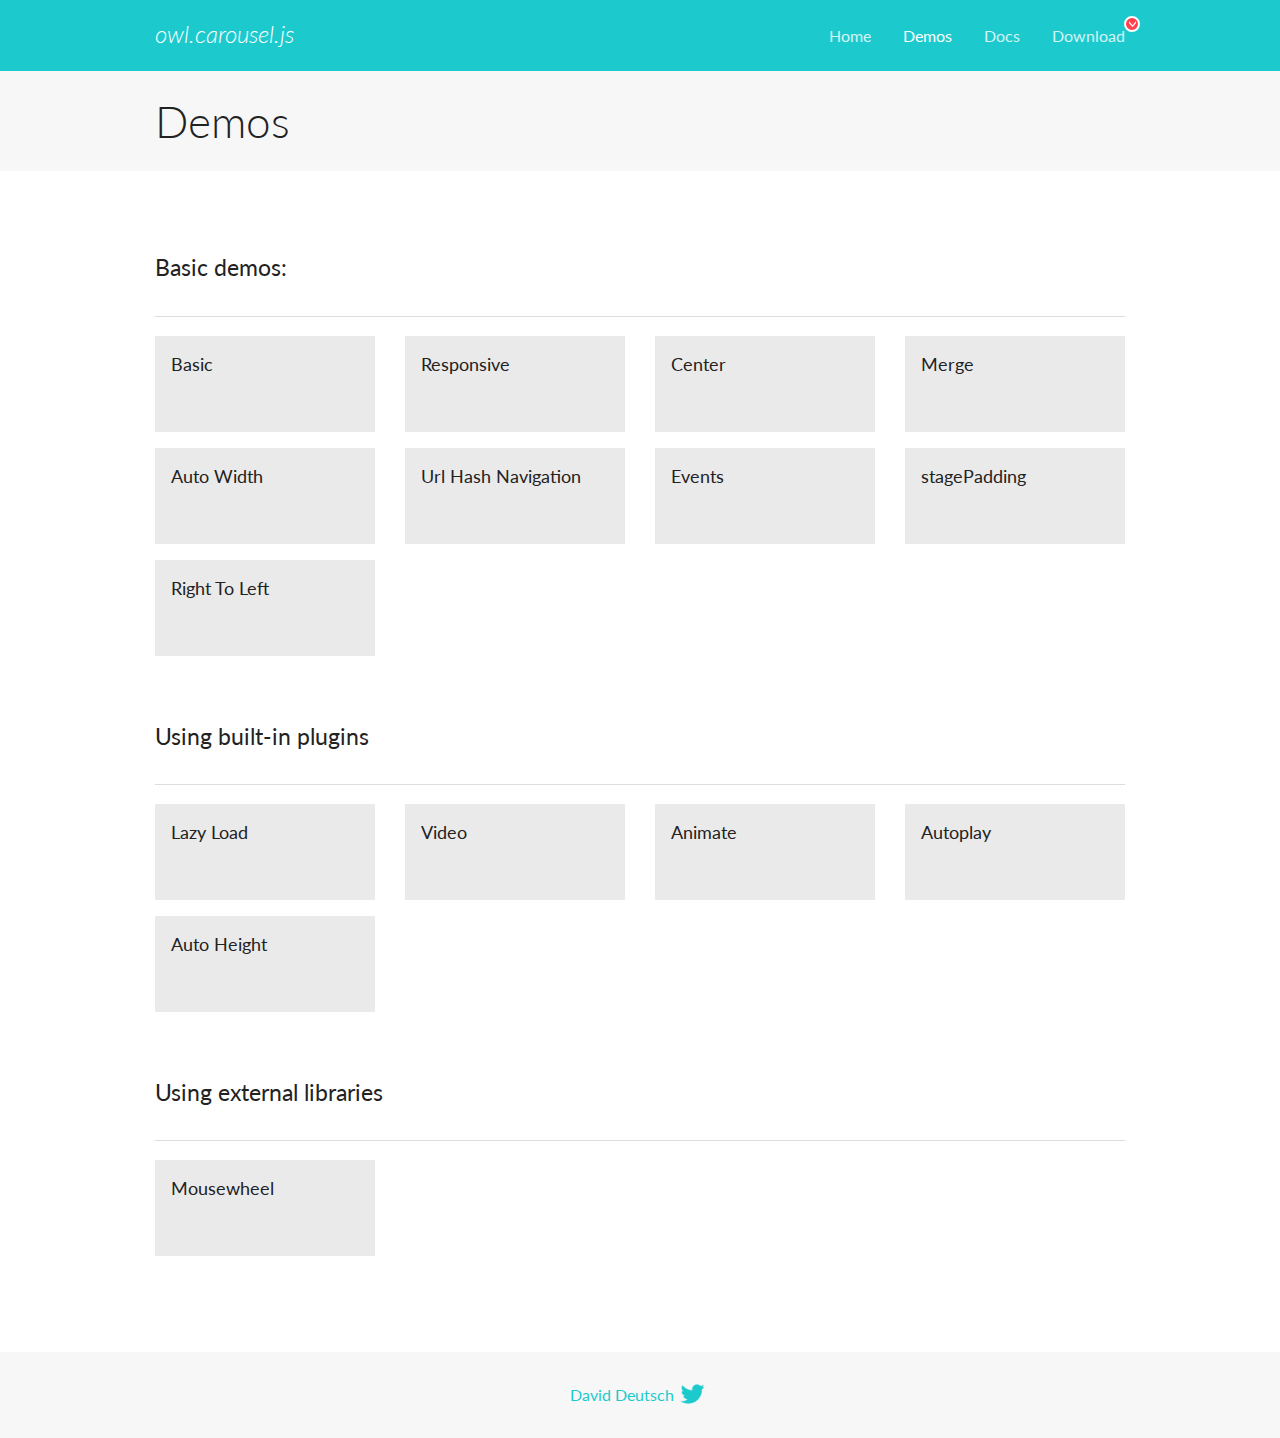
<file: OwlCarousel2-2.3.4/docs/demos/demos.html>
<!DOCTYPE html>
<html lang="en">
  <head>

    <!-- head -->
    <meta charset="utf-8">
    <meta name="msapplication-tap-highlight" content="no" />
    <meta name="viewport" content="width=device-width, initial-scale=1.0" />
    <meta name="description" content="A list of Owl Carousel examples.">
    <meta name="author" content="David Deutsch">
    <title>
      Demos | Owl Carousel | 2.3.4
    </title>

    <!-- Stylesheets -->
    <link href='https://fonts.googleapis.com/css?family=Lato:300,400,700,400italic,300italic' rel='stylesheet' type='text/css'>
    <link rel="stylesheet" href="../assets/css/docs.theme.min.css">

    <!-- Owl Stylesheets -->
    <link rel="stylesheet" href="../assets/owlcarousel/assets/owl.carousel.min.css">
    <link rel="stylesheet" href="../assets/owlcarousel/assets/owl.theme.default.min.css">

    <!-- HTML5 shim and Respond.js IE8 support of HTML5 elements and media queries -->

    <!--[if lt IE 9]>
      <script src="https://oss.maxcdn.com/libs/html5shiv/3.7.0/html5shiv.js"></script>
      <script src="https://oss.maxcdn.com/libs/respond.js/1.3.0/respond.min.js"></script>
    <![endif]-->

    <!-- Favicons -->
    <link rel="apple-touch-icon-precomposed" sizes="144x144" href="../assets/ico/apple-touch-icon-144-precomposed.png">
    <link rel="shortcut icon" href="../assets/ico/favicon.png">
    <link rel="shortcut icon" href="favicon.ico">

    <!-- Yeah i know js should not be in header. Its required for demos.-->

    <!-- javascript -->
    <script src="../assets/vendors/jquery.min.js"></script>
    <script src="../assets/owlcarousel/owl.carousel.js"></script>
  </head>
  <body>

    <!-- header -->
    <header class="header">
      <div class="row">
        <div class="large-12 columns">
          <div class="brand left">
            <h3>
              <a href="/OwlCarousel2/">owl.carousel.js</a> 
            </h3>
          </div>
          <a id="toggle-nav" class="right">
            <span></span> <span></span> <span></span> 
          </a> 
          <div class="nav-bar">
            <ul class="clearfix">
              <li> <a href="/OwlCarousel2/index.html">Home</a>  </li>
              <li class="active">
                <a href="/OwlCarousel2/demos/demos.html">Demos</a> 
              </li>
              <li> <a href="/OwlCarousel2/docs/started-welcome.html">Docs</a>  </li>
              <li>
                <a href="https://github.com/OwlCarousel2/OwlCarousel2/archive/2.3.4.zip">Download</a> 
                <span class="download"></span> 
              </li>
            </ul>
          </div>
        </div>
      </div>
    </header>

    <!-- title -->
    <section class="title">
      <div class="row">
        <div class="large-12 columns">
          <h1>Demos</h1>
        </div>
      </div>
    </section>

    <!--  Demos -->
    <section id="demos">
      <div class="row">
        <div class="large-12 columns">
          <h4 id="basic-demos-">Basic demos:</h4>
          <hr>
          <div class="demo-list">
            <div class="row">
              <div class="small-6 medium-4 large-3 columns">
                <a href="basic.html" class="demo-block">
                  <h5>Basic </h5>
                </a> 
              </div>
              <div class="small-6 medium-4 large-3 columns">
                <a href="responsive.html" class="demo-block">
                  <h5>Responsive </h5>
                </a> 
              </div>
              <div class="small-6 medium-4 large-3 columns">
                <a href="center.html" class="demo-block">
                  <h5>Center </h5>
                </a> 
              </div>
              <div class="small-6 medium-4 large-3 columns">
                <a href="merge.html" class="demo-block">
                  <h5>Merge </h5>
                </a> 
              </div>
              <div class="small-6 medium-4 large-3 columns">
                <a href="autowidth.html" class="demo-block">
                  <h5>Auto Width </h5>
                </a> 
              </div>
              <div class="small-6 medium-4 large-3 columns">
                <a href="urlhashnav.html" class="demo-block">
                  <h5>Url Hash Navigation </h5>
                </a> 
              </div>
              <div class="small-6 medium-4 large-3 columns">
                <a href="events.html" class="demo-block">
                  <h5>Events </h5>
                </a> 
              </div>
              <div class="small-6 medium-4 large-3 columns">
                <a href="stagepadding.html" class="demo-block">
                  <h5>stagePadding </h5>
                </a> 
              </div>
              <div class="small-6 medium-4 large-3 columns">
                <a href="rtl.html" class="demo-block">
                  <h5>Right To Left </h5>
                </a> 
              </div>
            </div>
          </div>
          <h4 id="using-built-in-plugins">Using built-in plugins</h4>
          <hr>
          <div class="demo-list">
            <div class="row">
              <div class="small-6 medium-4 large-3 columns">
                <a href="lazyLoad.html" class="demo-block">
                  <h5>Lazy Load </h5>
                </a> 
              </div>
              <div class="small-6 medium-4 large-3 columns">
                <a href="video.html" class="demo-block">
                  <h5>Video </h5>
                </a> 
              </div>
              <div class="small-6 medium-4 large-3 columns">
                <a href="animate.html" class="demo-block">
                  <h5>Animate </h5>
                </a> 
              </div>
              <div class="small-6 medium-4 large-3 columns">
                <a href="autoplay.html" class="demo-block">
                  <h5>Autoplay </h5>
                </a> 
              </div>
              <div class="small-6 medium-4 large-3 columns">
                <a href="autoheight.html" class="demo-block">
                  <h5>Auto Height </h5>
                </a> 
              </div>
            </div>
          </div>
          <h4 id="using-external-libraries">Using external libraries</h4>
          <hr>
          <div class="demo-list">
            <div class="row">
              <div class="small-6 medium-4 large-3 columns">
                <a href="mousewheel.html" class="demo-block">
                  <h5>Mousewheel </h5>
                </a> 
              </div>
            </div>
          </div>
        </div>
      </div>
    </section>

    <!-- footer -->
    <footer class="footer">
      <div class="row">
        <div class="large-12 columns">
          <h5>
            <a href="/OwlCarousel2/docs/support-contact.html">David Deutsch</a> 
            <a id="custom-tweet-button" href="https://twitter.com/share?url=https://github.com/OwlCarousel2/OwlCarousel2&text=Owl Carousel - This is so awesome! " target="_blank"></a> 
          </h5>
        </div>
      </div>
    </footer>

    <!-- vendors -->
    <script src="../assets/vendors/highlight.js"></script>
    <script src="../assets/js/app.js"></script>
  </body>
</html>
</file>
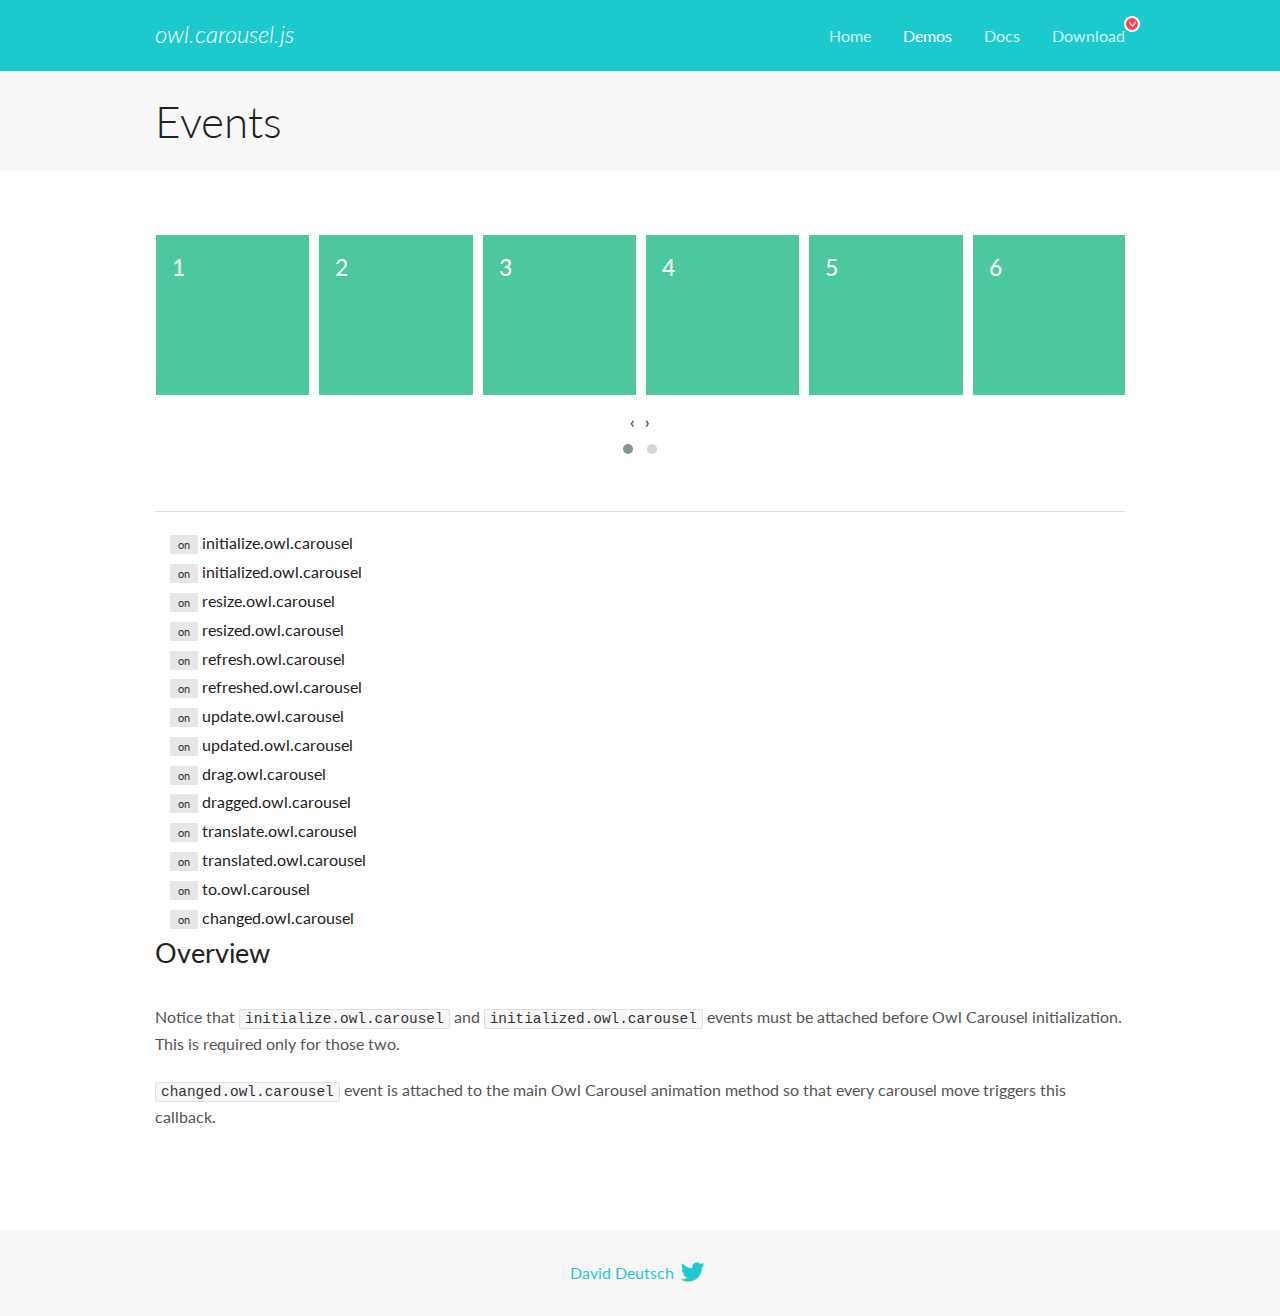
<file: OwlCarousel2-2.3.4/docs/demos/events.html>
<!DOCTYPE html>
<html lang="en">
  <head>

    <!-- head -->
    <meta charset="utf-8">
    <meta name="msapplication-tap-highlight" content="no" />
    <meta name="viewport" content="width=device-width, initial-scale=1.0" />
    <meta name="description" content="Events usage demo">
    <meta name="author" content="David Deutsch">
    <title>
      Events Demo | Owl Carousel | 2.3.4
    </title>

    <!-- Stylesheets -->
    <link href='https://fonts.googleapis.com/css?family=Lato:300,400,700,400italic,300italic' rel='stylesheet' type='text/css'>
    <link rel="stylesheet" href="../assets/css/docs.theme.min.css">

    <!-- Owl Stylesheets -->
    <link rel="stylesheet" href="../assets/owlcarousel/assets/owl.carousel.min.css">
    <link rel="stylesheet" href="../assets/owlcarousel/assets/owl.theme.default.min.css">

    <!-- HTML5 shim and Respond.js IE8 support of HTML5 elements and media queries -->

    <!--[if lt IE 9]>
      <script src="https://oss.maxcdn.com/libs/html5shiv/3.7.0/html5shiv.js"></script>
      <script src="https://oss.maxcdn.com/libs/respond.js/1.3.0/respond.min.js"></script>
    <![endif]-->

    <!-- Favicons -->
    <link rel="apple-touch-icon-precomposed" sizes="144x144" href="../assets/ico/apple-touch-icon-144-precomposed.png">
    <link rel="shortcut icon" href="../assets/ico/favicon.png">
    <link rel="shortcut icon" href="favicon.ico">

    <!-- Yeah i know js should not be in header. Its required for demos.-->

    <!-- javascript -->
    <script src="../assets/vendors/jquery.min.js"></script>
    <script src="../assets/owlcarousel/owl.carousel.js"></script>
  </head>
  <body>

    <!-- header -->
    <header class="header">
      <div class="row">
        <div class="large-12 columns">
          <div class="brand left">
            <h3>
              <a href="/OwlCarousel2/">owl.carousel.js</a> 
            </h3>
          </div>
          <a id="toggle-nav" class="right">
            <span></span> <span></span> <span></span> 
          </a> 
          <div class="nav-bar">
            <ul class="clearfix">
              <li> <a href="/OwlCarousel2/index.html">Home</a>  </li>
              <li class="active">
                <a href="/OwlCarousel2/demos/demos.html">Demos</a> 
              </li>
              <li> <a href="/OwlCarousel2/docs/started-welcome.html">Docs</a>  </li>
              <li>
                <a href="https://github.com/OwlCarousel2/OwlCarousel2/archive/2.3.4.zip">Download</a> 
                <span class="download"></span> 
              </li>
            </ul>
          </div>
        </div>
      </div>
    </header>

    <!-- title -->
    <section class="title">
      <div class="row">
        <div class="large-12 columns">
          <h1>Events</h1>
        </div>
      </div>
    </section>

    <!--  Demos -->
    <section id="demos">
      <div class="row">
        <div class="large-12 columns">
          <div class="owl-carousel owl-theme">
            <div class="item">
              <h4>1</h4>
            </div>
            <div class="item">
              <h4>2</h4>
            </div>
            <div class="item">
              <h4>3</h4>
            </div>
            <div class="item">
              <h4>4</h4>
            </div>
            <div class="item">
              <h4>5</h4>
            </div>
            <div class="item">
              <h4>6</h4>
            </div>
            <div class="item">
              <h4>7</h4>
            </div>
            <div class="item">
              <h4>8</h4>
            </div>
            <div class="item">
              <h4>9</h4>
            </div>
            <div class="item">
              <h4>10</h4>
            </div>
            <div class="item">
              <h4>11</h4>
            </div>
            <div class="item">
              <h4>12</h4>
            </div>
          </div>
          <hr>
          <div class="large-12 columns callbacks">
            <div><span class="label secondary initialize">on</span>  initialize.owl.carousel </div>
            <div><span class="label secondary initialized">on</span>  initialized.owl.carousel </div>
            <div><span class="label secondary resize">on</span>  resize.owl.carousel </div>
            <div><span class="label secondary resized">on</span>  resized.owl.carousel </div>
            <div><span class="label secondary refresh">on</span>  refresh.owl.carousel </div>
            <div><span class="label secondary refreshed">on</span>  refreshed.owl.carousel </div>
            <div><span class="label secondary update">on</span>  update.owl.carousel </div>
            <div><span class="label secondary updated">on</span>  updated.owl.carousel </div>
            <div><span class="label secondary drag">on</span>  drag.owl.carousel </div>
            <div><span class="label secondary dragged">on</span>  dragged.owl.carousel </div>
            <div><span class="label secondary translate">on</span>  translate.owl.carousel </div>
            <div><span class="label secondary translated">on</span>  translated.owl.carousel </div>
            <div><span class="label secondary to">on</span>  to.owl.carousel </div>
            <div><span class="label secondary changed">on</span>  changed.owl.carousel </div>
          </div>
          <h3 id="overview">Overview</h3>
          <p>Notice that <code>initialize.owl.carousel</code> and <code>initialized.owl.carousel</code> events must be attached before Owl Carousel initialization. This is required only for those two.</p>
          <p><code>changed.owl.carousel</code> event is attached to the main Owl Carousel animation method so that every carousel move triggers this callback.</p>
          <script>
            jQuery(document).ready(function($) {
              var owl = $('.owl-carousel');
              owl.on('initialize.owl.carousel initialized.owl.carousel ' +
                'initialize.owl.carousel initialize.owl.carousel ' +
                'resize.owl.carousel resized.owl.carousel ' +
                'refresh.owl.carousel refreshed.owl.carousel ' +
                'update.owl.carousel updated.owl.carousel ' +
                'drag.owl.carousel dragged.owl.carousel ' +
                'translate.owl.carousel translated.owl.carousel ' +
                'to.owl.carousel changed.owl.carousel',
                function(e) {
                  $('.' + e.type)
                    .removeClass('secondary')
                    .addClass('success');
                  window.setTimeout(function() {
                    $('.' + e.type)
                      .removeClass('success')
                      .addClass('secondary');
                  }, 500);
                });
              owl.owlCarousel({
                loop: true,
                nav: true,
                lazyLoad: true,
                margin: 10,
                video: true,
                responsive: {
                  0: {
                    items: 1
                  },
                  600: {
                    items: 3
                  },
                  960: {
                    items: 5,
                  },
                  1200: {
                    items: 6
                  }
                }
              });
            });
          </script>
        </div>
      </div>
    </section>

    <!-- footer -->
    <footer class="footer">
      <div class="row">
        <div class="large-12 columns">
          <h5>
            <a href="/OwlCarousel2/docs/support-contact.html">David Deutsch</a> 
            <a id="custom-tweet-button" href="https://twitter.com/share?url=https://github.com/OwlCarousel2/OwlCarousel2&text=Owl Carousel - This is so awesome! " target="_blank"></a> 
          </h5>
        </div>
      </div>
    </footer>

    <!-- vendors -->
    <script src="../assets/vendors/highlight.js"></script>
    <script src="../assets/js/app.js"></script>
  </body>
</html>
</file>
<file: css/style.css>
@font-face {
    font-family: 'josefin_sansregular';
    src: url('../webfontkit-20180701-012526/josefinsans-regular-webfont.woff2') format('woff2'),
    url('../webfontkit-20180701-012526/josefinsans-regular-webfont.woff') format('woff');
    font-weight: normal;
    font-style: normal;
}


body{
    font-family: josefin_sansregular;
}

.bg-pic{
    background-image: url("../images/bgpic.jpg");
    background-size: cover;
    background-repeat: no-repeat;
    background-attachment: fixed;
    background-position: center;
    padding: 0px 0px 4.5% 0px;
}

.main-menu .navbar {
    position: relative;
    padding: 0.25rem 0rem;
    background-color: transparent;
}

.main-menu .navbar-expand-md .navbar-nav .nav-link {
    padding: 0.75rem 0.75rem 0.75rem 0.75rem;
    color: white;
    font-size: 18px;
    transition: background-color 2s;
    text-align: right;
}

.main-menu .navbar-expand-md .navbar-nav .nav-link:hover {
    color: #d39e00;
    background-color: #6610f2;
    border-radius: 5%;
}

.developer-face{
    height: 250px;
    width: 250px;
    border-radius: 50%;
    border: 5px solid blueviolet;
    transition: 2s;
    animation: change 5s;
    animation-iteration-count: infinite;
    margin-top: 2.5%;
}

.developer-face:hover{
    transform: scale(1.1);
}

@keyframes change {
    20% { border: 5px solid #6610f2 }
    40% { border: 7px solid #fd7e14 }
    60% { border: 9px solid #1c7430 }
    80% { border: 7px solid #721c24 }
    100% { border: 5px solid #34ce57 }
}

.developer-info{
    padding-top: 1.5%;
}

.developer-info h3 {
    color: black;
    margin: 0.25rem;
}

.developer-info p{
    color: #117a8b;
    font-size: 18px;
    margin: 0.25rem;
}

.developer-info a:hover{
    background-color: darkslategrey;
}

.developer-about{
    margin: 1.5% 0%;
    padding: 2.5% 2.5%;
    background-color: #117a8b;
    border: 1px solid black;
    box-shadow: 2px 2px 2px 2px black;
}

.developer-about h3{
    text-transform: uppercase;
    margin: 2% 0%;
}

.developer-about p {
    text-align: justify;
    color: white;
}

.skills-info h3 {
    text-align: center;
    text-transform: uppercase;
    margin: 2% 0%;
}

.portfolio-info h3{
    text-align: center;
    text-transform: uppercase;
    margin: 2% 0%;
}

.pill-img{
    height: 150px;
    width: 100%;
    filter: grayscale(100%);
    transition: 2s ease-in-out;
}

.pill-img:hover{
    filter: grayscale(0%);
    /*transform: rotate(360deg);*/
    transform: translateY(10px);
}

.experience-info h3{
    text-align: center;
    text-transform: uppercase;
    margin: 2% 0%;
}

.experience-hedaline{
    background-color: #1c7430;
    text-align: center;
    color: white;
    padding: 5% 0%;
    border: 1px solid deepskyblue;
}

.experience-details {
    padding: 1.25% .75%;
    border: 1px solid grey;
    background-color: yellowgreen;
    color: white;
}
.education-info h3{
    text-align: center;
    text-transform: uppercase;
    margin: 2% 0%;
}

.education-hedaline{
    background-color: #0c5460;
    text-align: center;
    color: white;
    padding: 5% 0%;
    border: 1px solid yellowgreen;
}
.education-details{
    padding: 1.25% .75%;
    border: 1px solid grey;
    color: white;
    background-color: #17a2b8;
}
.img-responsive{
    height: 100%;
    width: 100%;
}

.blur{
    box-shadow: 5px 5px 10px 2px;
    opacity: 0.5;
}

.blur:hover{
    opacity: 1;
}


.icon-bar{
    height: 50px;
    width: 50px;
}

.training-hedaline{
    background-color: #1c7430;
    text-align: center;
    color: white;
    padding: 5% 0%;
    border: 1px solid deepskyblue;
}
.training-details{
    padding: 1.25% .75%;
    border: 1px solid grey;
    background-color: yellowgreen;
    color: white;
}

.bg-bg{
    background-color: #8A9191;
    color: white;
    padding: 1.25% 0%;
}

.references-headaline{
    padding: 1.25% 1.25%;
    background-color: #007ba4;
    color: white;
    border: 1px solid darkolivegreen;
}

.owl-div{
    height: 250px;
    width: 100%;
    padding: 2.5% 2.5%;
}

#owl1{
    background-color: #1ccacd;
}

#owl2{
    background-color: #20c997;
}

#owl3{
    background-color: #1ccacd;
}

#owl4{
    background-color: #20c997;
}

.owl-div h3 {
    color: white;
}


.owl-dots{
    display: none;
}

.hid a{
    text-decoration: none;
    color: #f1f1f1;
    font-size: 22px;
    display: block;
    padding: 1.25% 0%;
}

.hid .card .card-header{
    background-color: #0c5460;
}

.wheel{
    margin: 5%;
    width: 300px;
    height: 350px;
    animation: shake 5s;
    animation-iteration-count: infinite;
}


@keyframes shake {
    0% { transform: translate(1px, 1px) rotate(0deg) scale(1.1); }
    10% { transform: translate(-1px, -2px) rotate(-1deg); }
    20% { transform: translate(-3px, 0px) rotate(1deg); }
    30% { transform: translate(3px, 2px) rotate(0deg); }
    40% { transform: translate(1px, -1px) rotate(1deg); }
    50% { transform: translate(-1px, 2px) rotate(-1deg) scale(0.9); }
    60% { transform: translate(-3px, 1px) rotate(0deg); }
    70% { transform: translate(3px, 1px) rotate(-1deg); }
    80% { transform: translate(-1px, -1px) rotate(1deg); }
    90% { transform: translate(1px, 2px) rotate(0deg); }
    100% { transform: translate(1px, -2px) rotate(-1deg); }
}

.navPill-css{
    background-color: darkslategrey;
}

.navPill-css .nav-link{
    color: white;
}
.bg-my{
    background-color: #3a768f;
}

.contact-box{
    height: 150px;
    width: 100%;
    background-color: darkgray;
    margin: 3% 0% 3% 0%;
    text-align: center;
    transition: 2s;
}
.contact-box p{
    color: white;
}

.contact-box:hover{
    background-color: #0c5460;
    color: white;
    border-radius: 15px 15px;
}
.contact-box i{
    transition: 2s;
}
.contact-box:hover i{
    transform: translate(-105px,38px);
}

.img-responsive2{
    height: 300px;
    width: 100%;
}

.main-menu .navbar-expand-md > .container, .navbar-expand-md > .container-fluid {
    padding-right: 14px;
    padding-left: 14px;
}

.bg-contact{
    background-color: #4e555b;
    padding: 2.5% 15%;
}

.btn_move i{
    transition: 5s;
}

.btn_move:hover i {
    transform: translate(10px);
}
</file>
<file: webfontkit-20180701-012526/stylesheet.css>
/*! Generated by Font Squirrel (https://www.fontsquirrel.com) on July 1, 2018 */



@font-face {
    font-family: 'josefin_sansregular';
    src: url('josefinsans-regular-webfont.woff2') format('woff2'),
         url('josefinsans-regular-webfont.woff') format('woff');
    font-weight: normal;
    font-style: normal;

}
</file>
<file: webfontkit-20180701-012526/specimen_files/specimen_stylesheet.css>
@import url('grid_12-825-55-15.css');

/*  
	CSS Reset by Eric Meyer - Released under Public Domain
    http://meyerweb.com/eric/tools/css/reset/
*/
html, body, div, span, applet, object, iframe,
h1, h2, h3, h4, h5, h6, p, blockquote, pre,
a, abbr, acronym, address, big, cite, code,
del, dfn, em, font, img, ins, kbd, q, s, samp,
small, strike, strong, sub, sup, tt, var,
b, u, i, center, dl, dt, dd, ol, ul, li,
fieldset, form, label, legend, table, 
caption, tbody, tfoot, thead, tr, th, td 
                  {margin: 0;padding: 0;border: 0;outline: 0;
                  font-size: 100%;vertical-align: baseline;
                  background: transparent;}
body              {line-height: 1;}
ol, ul            {list-style: none;}
blockquote, q     {quotes: none;}
blockquote:before, blockquote:after,
q:before, q:after {content: '';	content: none;}
:focus            {outline: 0;}
ins               {text-decoration: none;}
del               {text-decoration: line-through;}
table             {border-collapse: collapse;border-spacing: 0;}




body {
	color: #000;
	background-color: #dcdcdc;
}

a {
	text-decoration: none;
	color: #1883ba;
}

h1{
	font-size: 32px;
	font-weight: normal;
	font-style: normal;
	margin-bottom: 18px;
}

h2{
	font-size: 18px;
}

#container {
	width: 865px;
	margin: 0px auto;
}


#header {
	padding: 20px;
	font-size: 36px;
	background-color: #000;
	color: #fff;
}

#header span {
	color: #666;
}
#main_content {
	background-color: #fff;
	padding: 60px 20px 20px;
}


#footer p {
	margin: 0;
	padding-top: 10px;
	padding-bottom: 50px;
	color: #333;
	font: 10px Arial, sans-serif;
}

.tabs {
	width: 100%;
	height: 31px;
	background-color: #444;
}
.tabs li {
	float:  left;
	margin: 0;
	overflow: hidden;
	background-color: #444;
}
.tabs li a {
	display: block;
	color: #fff;
	text-decoration: none;
	font: bold 11px/11px 'Arial';
	text-transform: uppercase;
	padding: 10px 15px;
	border-right: 1px solid #fff;
}

.tabs li a:hover {
		background-color: #00b3ff;

}

.tabs li.active a {
	color:  #000;
	background-color: #fff;
}



div.huge {
	
	font-size: 300px;
	line-height: 1em;
	padding: 0;
	letter-spacing: -.02em;
	overflow: hidden;
}
div.glyph_range {
	font-size: 72px;
	line-height: 1.1em;
}

.size10{ font-size: 10px; }
.size11{ font-size: 11px; }
.size12{ font-size: 12px; }
.size13{ font-size: 13px; }
.size14{ font-size: 14px; }
.size16{ font-size: 16px; }
.size18{ font-size: 18px; }
.size20{ font-size: 20px; }
.size24{ font-size: 24px; }
.size30{ font-size: 30px; }
.size36{ font-size: 36px; }
.size48{ font-size: 48px; }
.size60{ font-size: 60px; }
.size72{ font-size: 72px; }
.size90{ font-size: 90px; }


.psample_row1 {	height: 120px;}
.psample_row1 {	height: 120px;}
.psample_row2 {	height: 160px;}
.psample_row3 {	height: 160px;}
.psample_row4 {	height: 160px;}

.psample {
	overflow: hidden;
	position: relative;
}
.psample p {
	line-height: 1.3em;
	display: block;
	overflow: hidden;
	margin: 0;
}

.psample span {
	margin-right: .5em;
}

.white_blend {
	width: 100%;
	height: 61px;
	background-image: url([data-uri]);
	position: absolute;
	bottom: 0;
}
.black_blend {
	width: 100%;
	height: 61px;
	background-image: url([data-uri]);
	position: absolute;
	bottom: 0;
}
.fullreverse {
	background:  #000 !important;
	color:  #fff !important;
	margin-left: -20px;
	padding-left: 20px;
	margin-right: -20px;
	padding-right: 20px;
	padding: 20px;
	margin-bottom:0;
}


.sample_table td {
	padding-top: 3px;
	padding-bottom:5px;
	padding-left: 5px;
	vertical-align: middle;
	line-height: 1.2em;
}

.sample_table td:first-child {
	background-color: #eee;
	text-align: right;
	padding-right: 5px;
	padding-left: 0;
	padding: 5px;
	font: 11px/12px "Courier New", Courier, mono;
}

code {
	white-space: pre;
	background-color: #eee;
	display: block;
	padding: 10px;
	margin-bottom: 18px;
	overflow: auto;
}


.bottom,.last 	{margin-bottom:0 !important; padding-bottom:0 !important;}

.box  { 
  padding: 18px; 
  margin-bottom: 18px; 
  background: #eee; 
}

.reverse,.reversed { background:  #000 !important;color:  #fff !important; border: none !important;}

#bodycomparison {
	position: relative;
	overflow: hidden;
	font-size: 72px;
	height: 90px;
	white-space: nowrap;
}

#bodycomparison div{
	font-size: 72px;
	line-height: 90px;
	display: inline;
	margin: 0 15px 0 0;
	padding: 0;
}

#bodycomparison div span{
	font: 10px Arial;
	position: absolute;
	left: 0;
}
#xheight {
	float: none;
	position: absolute;
	color: #d9f3ff;
	font-size: 72px;
	line-height: 90px;
}

.fontbody {
 position: relative;
}
.arialbody{
	font-family: Arial;
	position: relative;
}
.verdanabody{
	font-family: Verdana;
	position: relative;
}
.georgiabody{
	font-family: Georgia;
	position: relative;
}

/* @group Layout page
 */

#layout h1 {
	font-size: 36px;
	line-height: 42px;
	font-weight: normal;
	font-style: normal;
}

#layout h2 {
	font-size: 24px;
	line-height: 23px;
	font-weight: normal;
	font-style: normal;
}

#layout h3 {
	font-size: 22px;
	line-height: 1.4em;
	margin-top: 1em;
	font-weight: normal;
	font-style: normal;
}


#layout p.byline {
	font-size: 12px;
	margin-top: 18px;
	line-height: 12px;
	margin-bottom: 0;
}
#layout p {
	font-size: 14px;
	line-height: 21px;
	margin-bottom: .5em;
}

#layout p.large{
	font-size: 18px;
	line-height: 26px;
}

#layout .sidebar p{
	font-size: 12px;
	line-height: 1.4em;
}

#layout p.caption {
	font-size: 10px;
	margin-top: -16px;
	margin-bottom: 18px;
}

/* @end */

/* @group Glyphs */

#glyph_chart div{
	background-color: #d9f3ff;
	color: black;
	float: left;
	font-size: 36px;
	height: 1.2em;
	line-height: 1.2em;
	margin-bottom: 1px;
	margin-right: 1px;
	text-align: center;
	width: 1.2em;
	position: relative;
	padding: .6em .2em .2em;
}

#glyph_chart div p {
	position: absolute;
	left: 0;
	top: 0;
	display: block;
	text-align: center;
	font: bold 9px Arial, sans-serif;
	background-color: #3a768f;
	width: 100%;
	color: #fff;
	padding: 2px 0;
}


#glyphs h1 {
	font-family: Arial, sans-serif;
}
/* @end */

/* @group Installing */

#installing {
	font: 13px Arial, sans-serif;
}

#installing p,
#glyphs p{
	line-height: 1.2em;
	margin-bottom: 18px;
	font: 13px Arial, sans-serif;
}



#installing h3{
	font-size: 15px;
	margin-top: 18px;
}

/* @end */

#rendering h1 {
	font-family: Arial, sans-serif;
}
.render_table td {
	font: 11px "Courier New", Courier, mono;
	vertical-align: middle;
}
</file>
